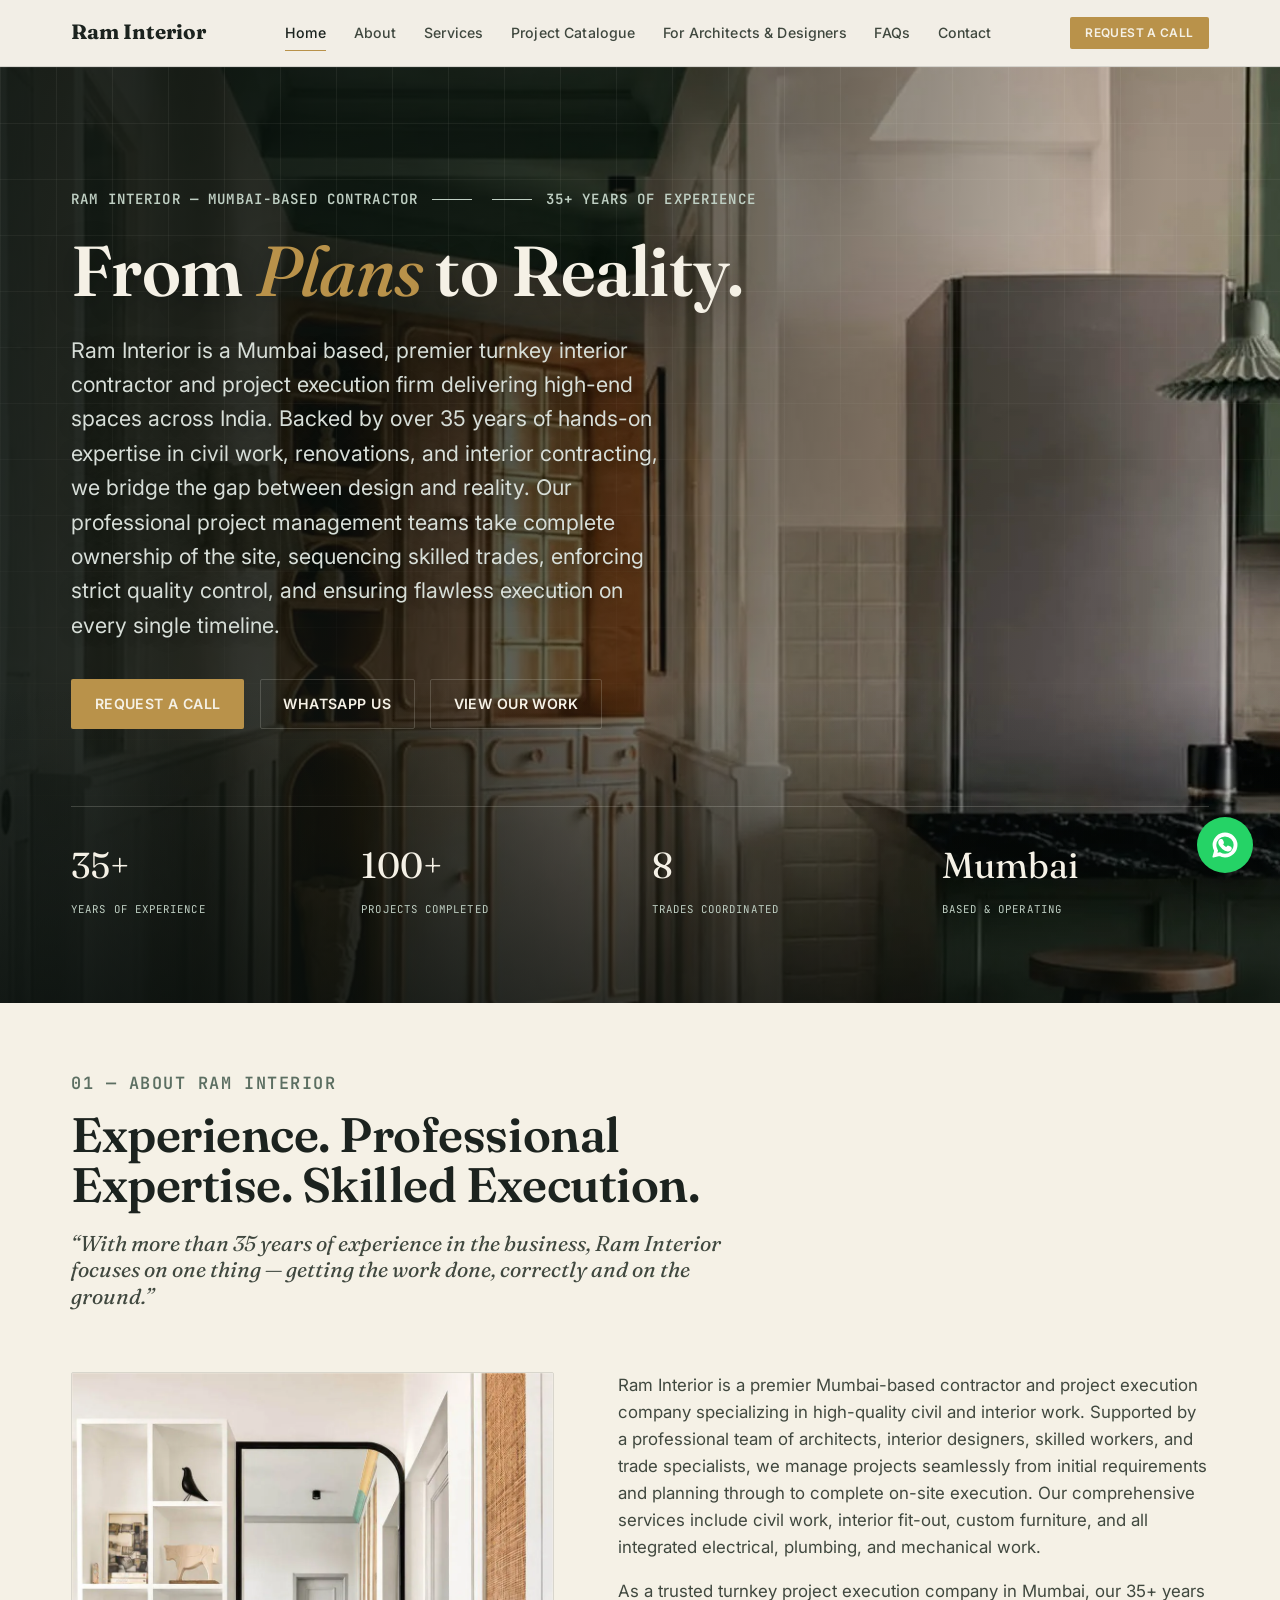
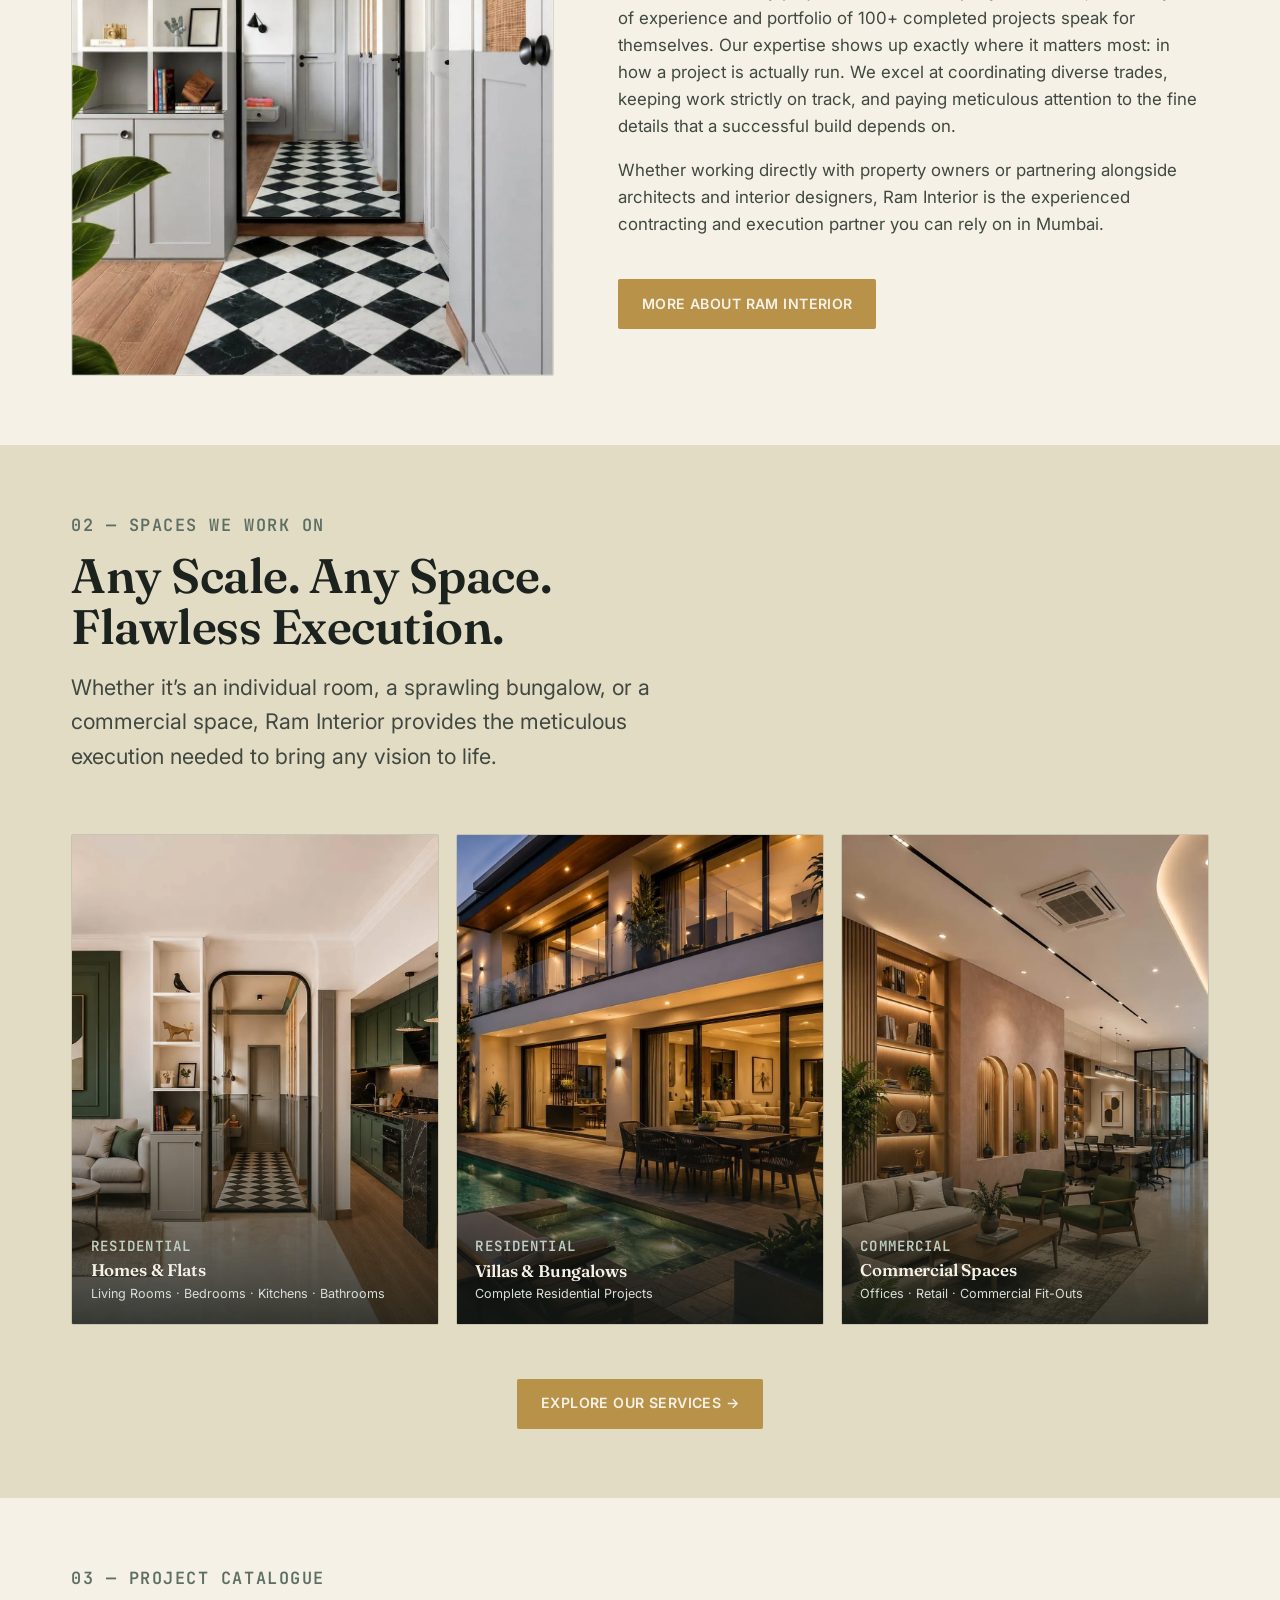
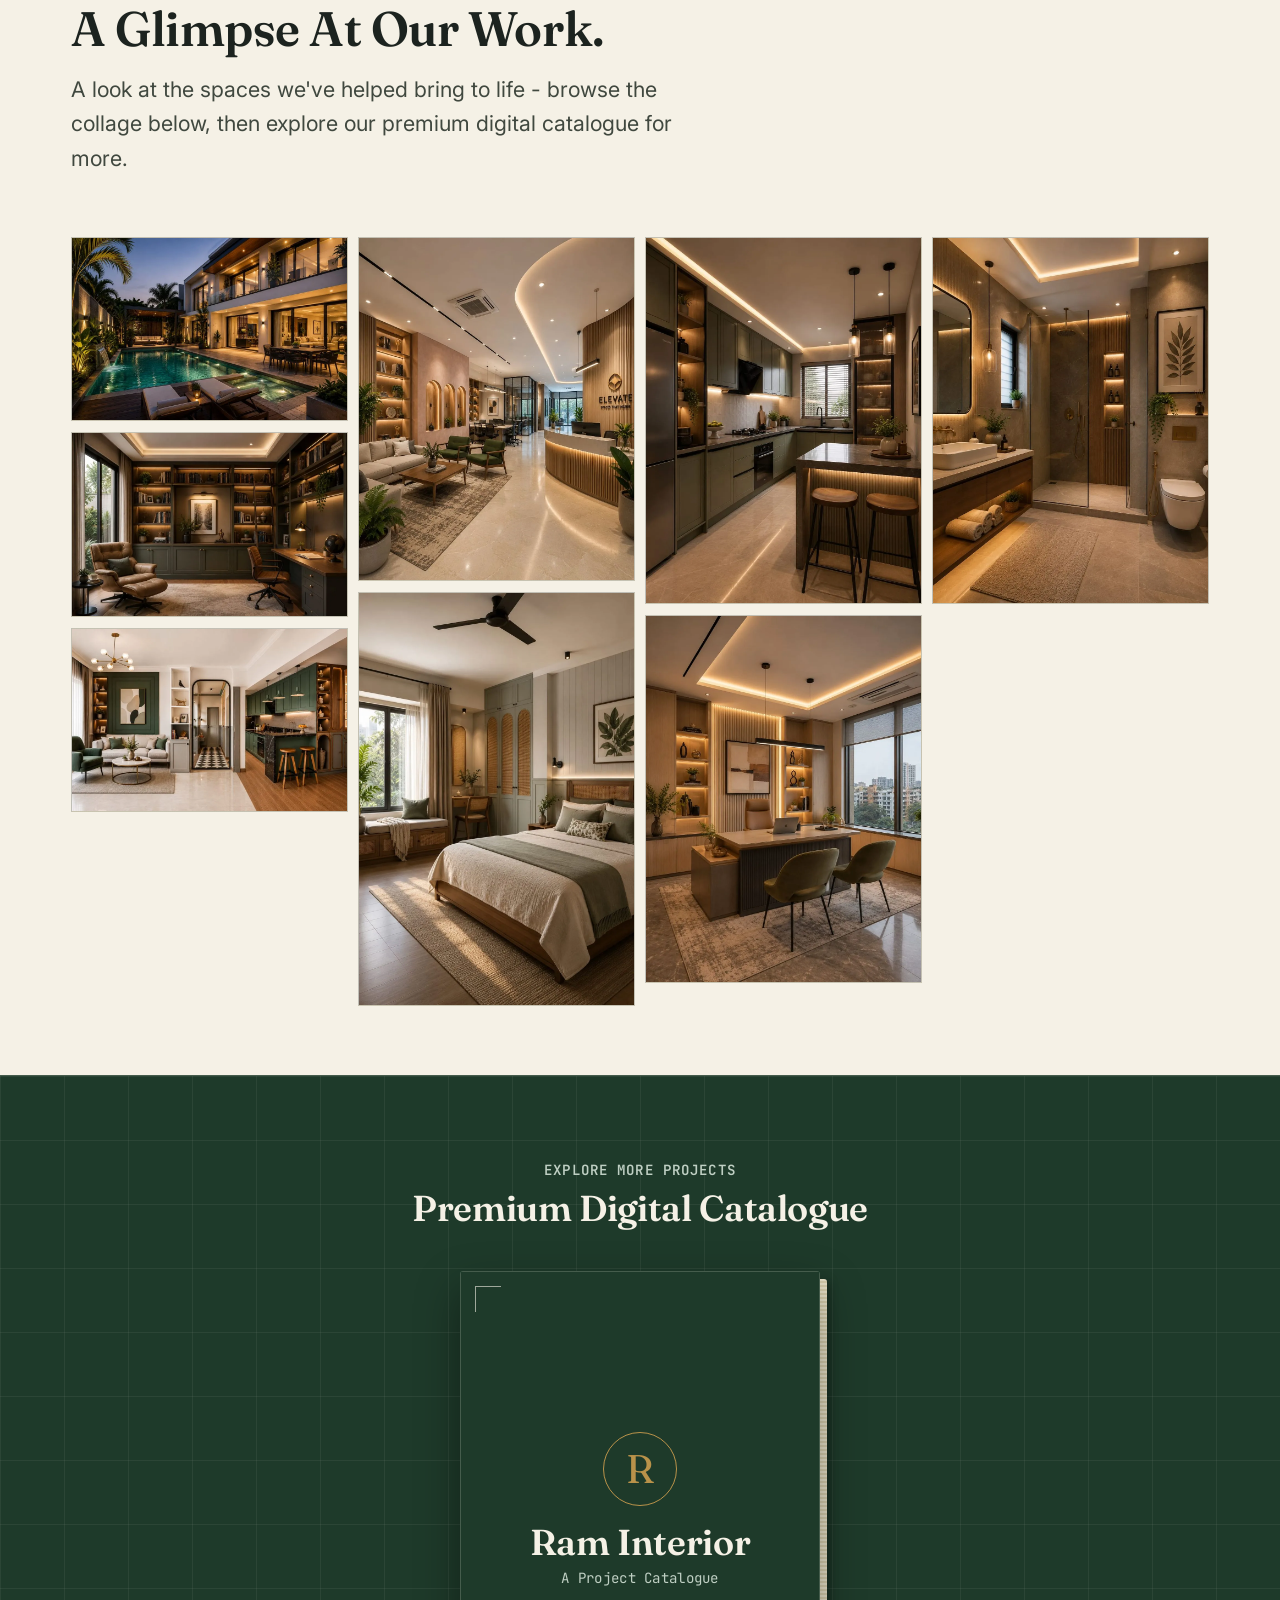
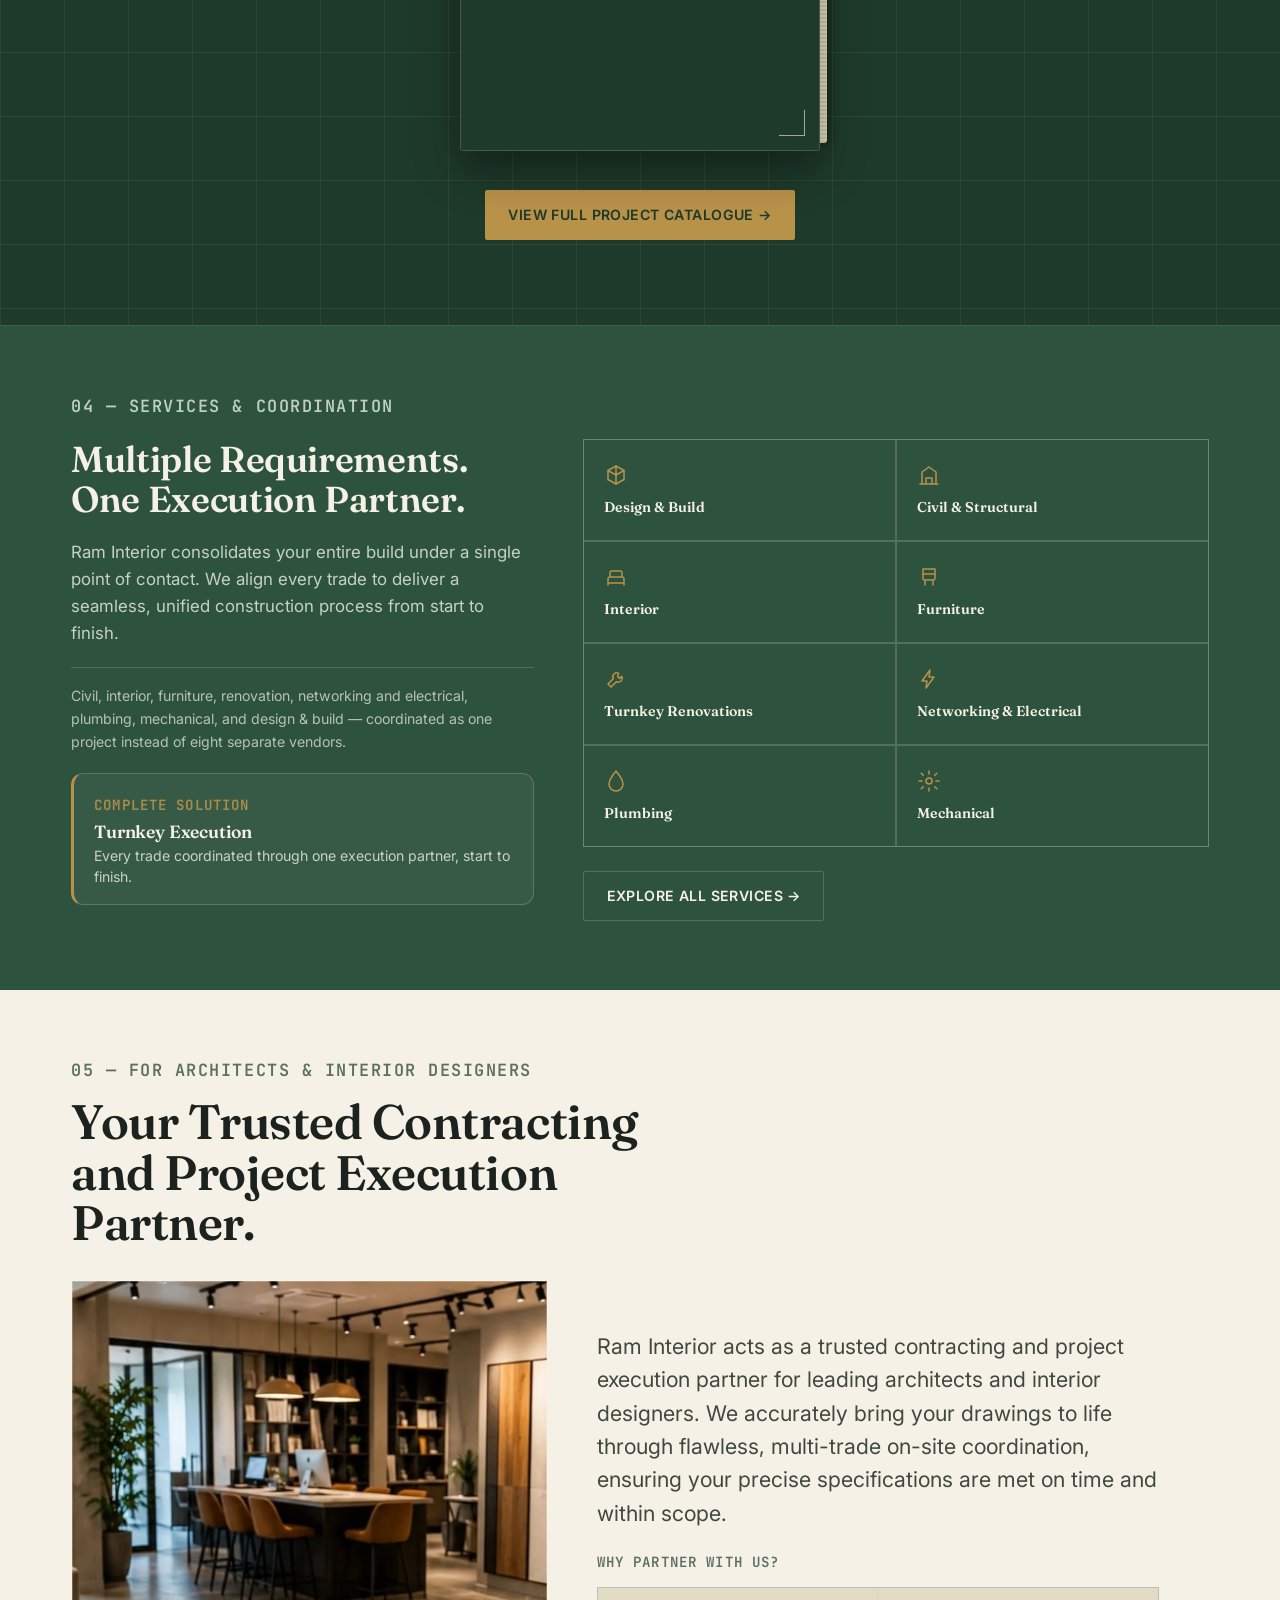
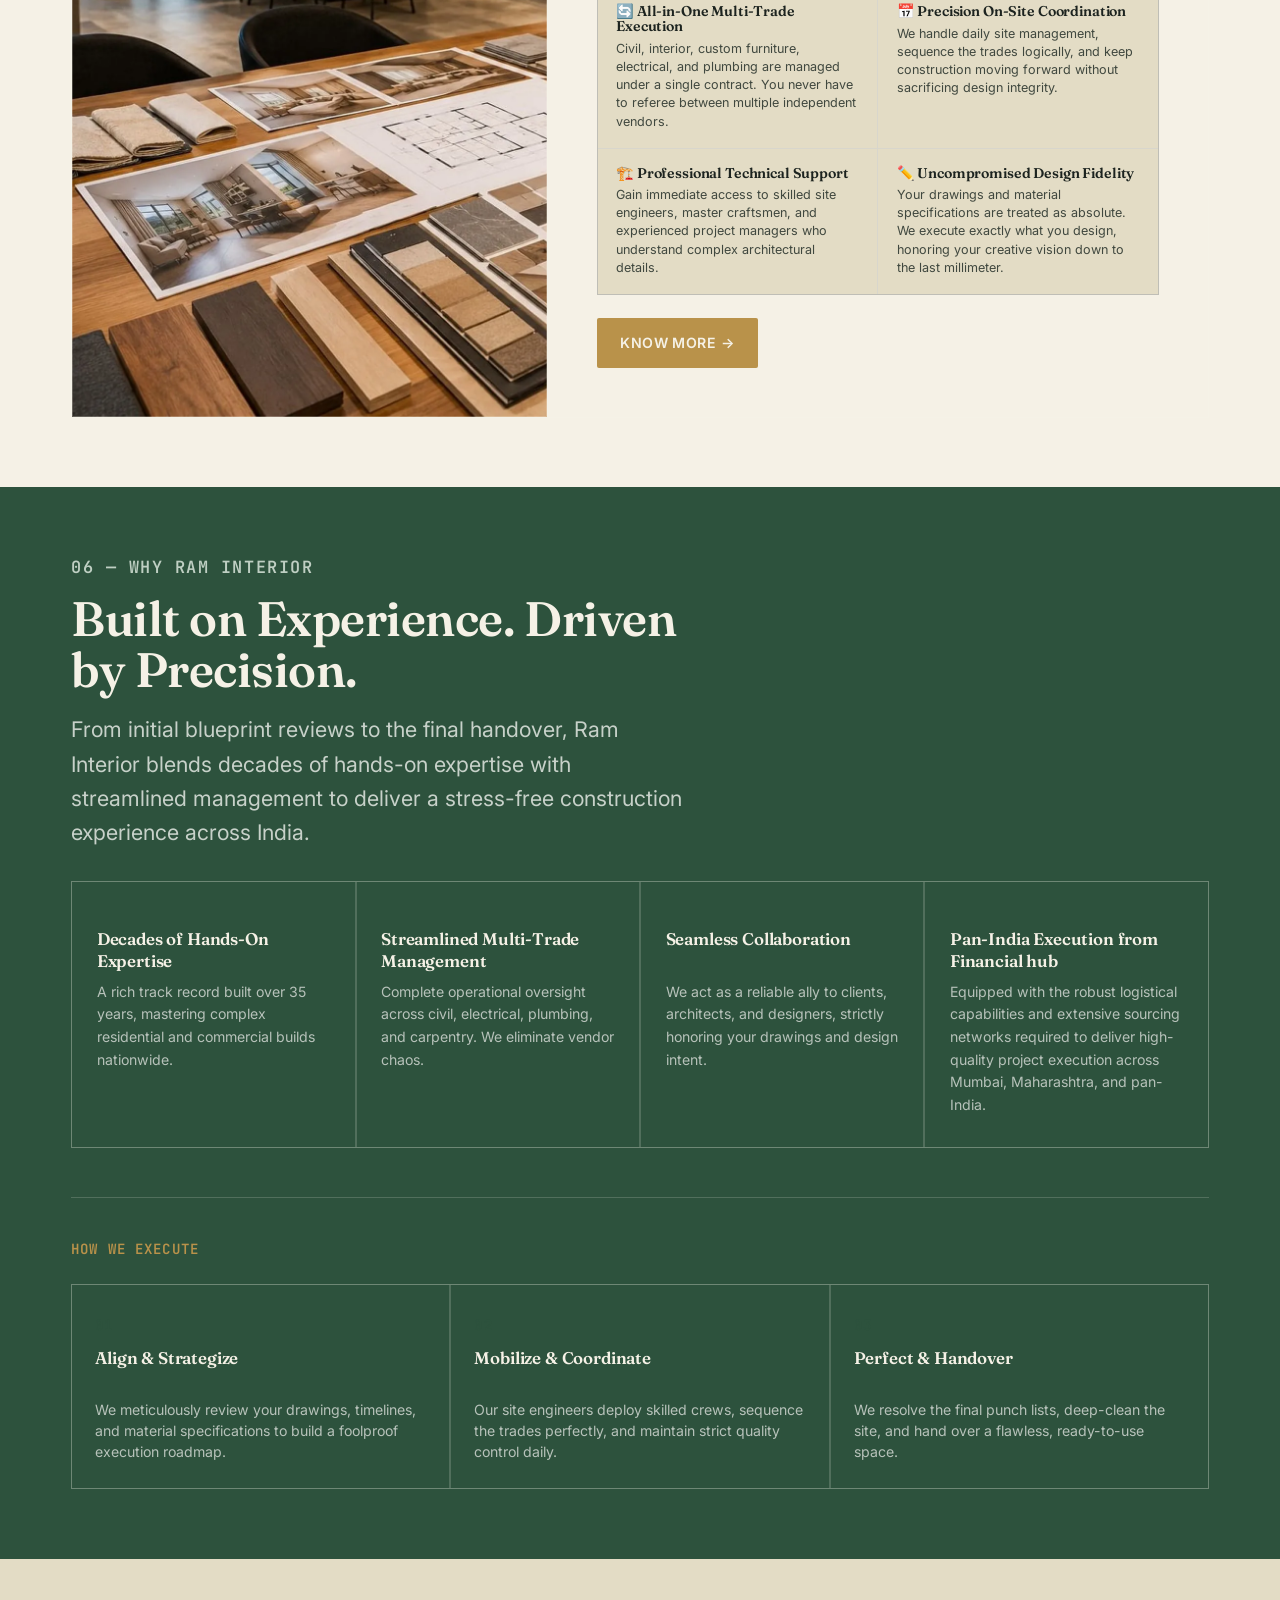
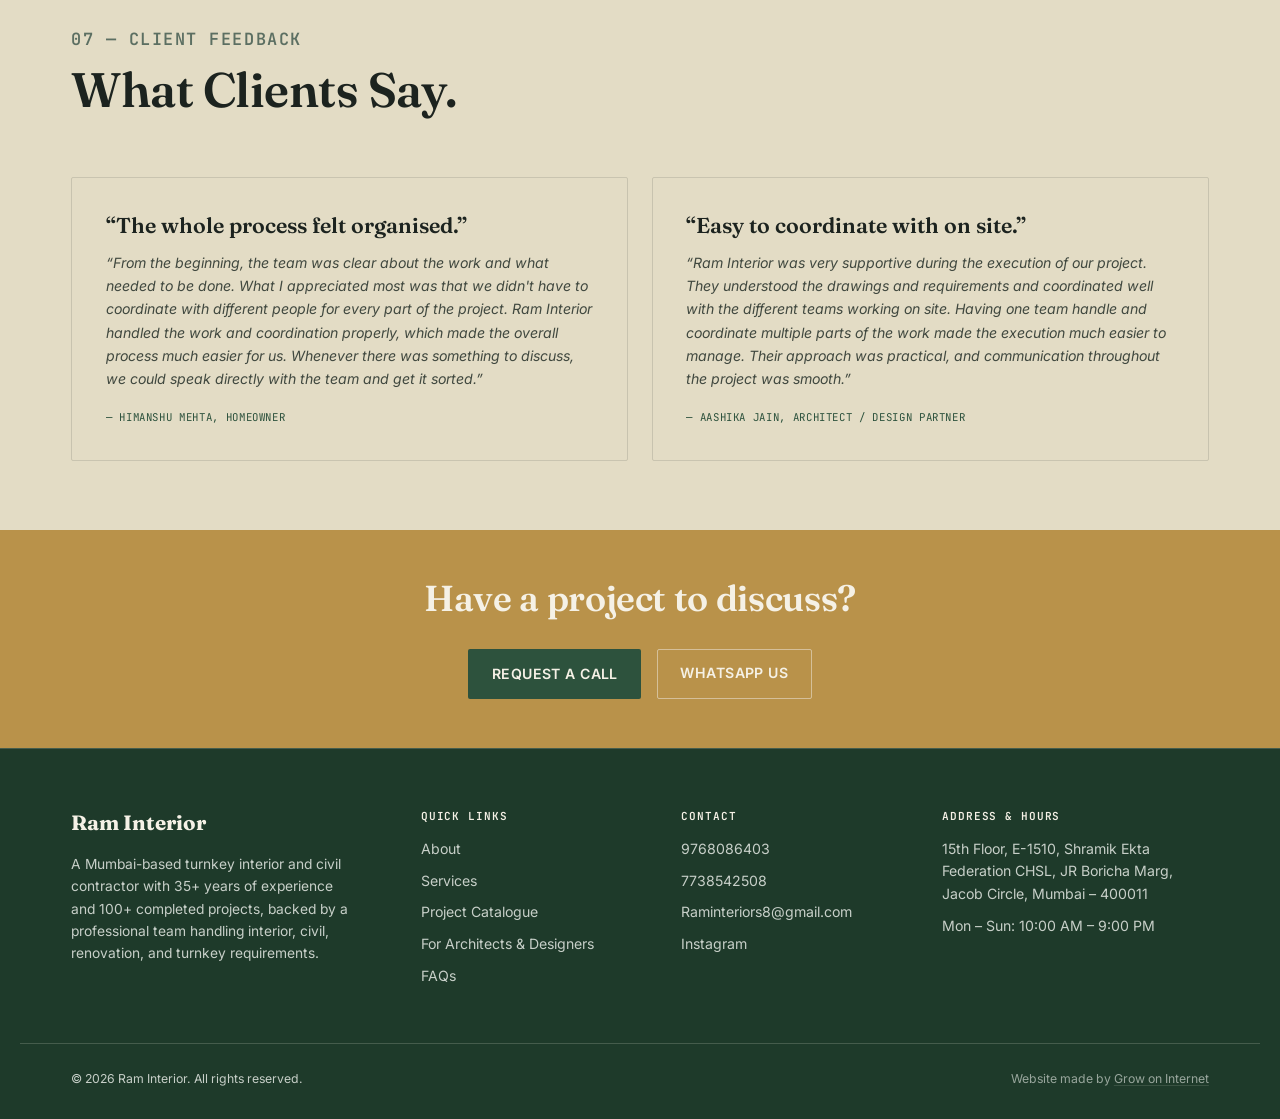
<file: index.html>
<!DOCTYPE html>
<html lang="en">
<head>
<meta charset="UTF-8">
<meta name="viewport" content="width=device-width, initial-scale=1.0">
<title>Ram Interior | Turnkey Interior Contractor in Mumbai</title>
<meta name="description" content="Mumbai-based turnkey interior & civil contractor with 35+ years' experience and 100+ completed residential and commercial projects.">
<link rel="canonical" href="https://www.raminteriorofficial.in/">
<meta property="og:type" content="website">
<meta property="og:title" content="Ram Interior | Turnkey Interior Contractor in Mumbai">
<meta property="og:description" content="35+ years of experience. 100+ projects. A trusted residential and commercial interior contractor in Mumbai — for homeowners, architects and interior designers.">
<meta property="og:url" content="https://www.raminteriorofficial.in/">
<meta property="og:image" content="https://www.raminteriorofficial.in/images/og-image.jpg">
<meta property="og:image:width" content="1200">
<meta property="og:image:height" content="630">
<meta name="twitter:card" content="summary_large_image">
<meta name="twitter:title" content="Ram Interior | Turnkey Interior Contractor in Mumbai">
<meta name="twitter:description" content="35+ years of experience. 100+ projects. A trusted residential and commercial interior contractor in Mumbai — for homeowners, architects and interior designers.">
<meta name="twitter:image" content="https://www.raminteriorofficial.in/images/og-image.jpg">
<meta property="og:locale" content="en_IN">
<meta name="geo.region" content="IN-MH">
<meta name="geo.placename" content="Mumbai">
<meta name="geo.position" content="18.9819;72.8258">
<meta name="ICBM" content="18.9819, 72.8258">
<link rel="preconnect" href="https://fonts.googleapis.com">
<link rel="preconnect" href="https://fonts.gstatic.com" crossorigin>
<link href="https://fonts.googleapis.com/css2?family=Fraunces:ital,wght@0,500;0,600;0,700;1,500&family=Inter:wght@400;500;600;700&family=JetBrains+Mono:wght@500;600&display=swap" rel="stylesheet">
<link rel="preload" as="image" href="images/hero/home-hero.webp" fetchpriority="high">
<link rel="stylesheet" href="css/style.css">
<link rel="stylesheet" href="css/catalogue.css">
<style>
/* ===== Spaces We Work On — scoped styles ===== */
.ss-note{
  text-align:center;
  margin-top:2.2rem;
  opacity:.7;
}

/* ===== Services & Coordination (merged section) — Turnkey highlight ===== */
.ssv-turnkey{
  margin:1.4rem 0 0;
  padding:1.1rem 1.3rem;
  border-radius:12px;
  border:1px solid rgba(255,255,255,0.18);
  background:rgba(255,255,255,0.05);
  border-left:3px solid var(--oxide, #C46A3E);
  max-width:44ch;
}
.ssv-turnkey .tag-mono{ color:var(--oxide, #C46A3E); opacity:.9; }
.ssv-turnkey h3{ color:var(--paper-on-dark, #F5F1E6); margin:.35rem 0 .3rem; font-size:1.15rem; }
.ssv-turnkey p{ color:#C9D2CB; margin:0; font-size:0.92rem; line-height:1.45; }
</style>
<script type="application/ld+json">
{
  "@context": "https://schema.org",
  "@type": "GeneralContractor",
  "name": "Ram Interior",
  "image": "https://www.raminteriorofficial.in/images/og-image.jpg",
  "founder": { "@type": "Person", "name": "Abhishek Ramsajan Yadav" },
  "telephone": "+91-9768086403",
  "email": "Raminteriors8@gmail.com",
  "address": {
    "@type": "PostalAddress",
    "streetAddress": "15th Floor, E-1510, Shramik Ekta Federation CHSL, JR Boricha Marg, Near Arthur Road Jail, Jacob Circle",
    "addressLocality": "Mumbai",
    "addressRegion": "Maharashtra",
    "postalCode": "400011",
    "addressCountry": "IN"
  },
  "geo": { "@type": "GeoCoordinates", "latitude": 18.9819, "longitude": 72.8258 },
  "areaServed": [
    { "@type": "City", "name": "Mumbai" },
    { "@type": "State", "name": "Maharashtra" }
  ],
  "openingHoursSpecification": {
    "@type": "OpeningHoursSpecification",
    "dayOfWeek": ["Monday","Tuesday","Wednesday","Thursday","Friday","Saturday","Sunday"],
    "opens": "10:00",
    "closes": "21:00"
  },
  "url": "https://www.raminteriorofficial.in/",
  "sameAs": ["https://www.instagram.com/raminteroot", "https://www.instagram.com/abhishekyadav40"]
}
</script>
<meta name="google-site-verification" content="Xj8BKskClEvXFTMy7cRsdp9kQ3XSPj0Otj2shtShfQ4" />
<script type="application/ld+json">
{
  "@context": "https://schema.org",
  "@type": "WebSite",
  "name": "Ram Interior",
  "url": "https://www.raminteriorofficial.in/"
}
</script>
<script type="application/ld+json">
{
  "@context": "https://schema.org",
  "@type": "BreadcrumbList",
  "itemListElement": [
    {"@type":"ListItem","position":1,"name":"Home","item":"https://www.raminteriorofficial.in/"}
  ]
}
</script>
<link rel="icon" href="favicon.ico" sizes="any">
<link rel="icon" href="favicon.svg" type="image/svg+xml">
<link rel="icon" href="images/icon-192.png" type="image/png" sizes="192x192">
<link rel="apple-touch-icon" href="images/apple-touch-icon.png">
<meta name="theme-color" content="#2D523D">
<link rel="manifest" href="manifest.json">
<!-- Google tag (gtag.js) -->
<script async src="https://www.googletagmanager.com/gtag/js?id=G-D74D0TCPS4"></script>
<script>
  window.dataLayer = window.dataLayer || [];
  function gtag(){dataLayer.push(arguments);}
  gtag('js', new Date());
  gtag('config', 'G-D74D0TCPS4');
</script>
</head>
<body>
<header class="site-header">
  <div class="wrap">
    <a href="index.html" class="brand">
      <span class="brand-name">Ram Interior</span>
      
    </a>
    <nav class="main-nav" id="mainNav">
      <a href="index.html" class="active">Home</a>
      <a href="pages/about.html">About</a>
      <a href="pages/services.html">Services</a>
      <a href="pages/catalogue.html">Project Catalogue</a>
      <a href="pages/architects.html">For Architects &amp; Designers</a>
      <a href="pages/faq.html">FAQs</a>
      <a href="pages/contact.html">Contact</a>
    </nav>
    <div class="header-ctas">
      <button type="button" data-open-project-form class="btn btn-primary btn-sm">Request a Call</button>
      <button class="nav-toggle" aria-label="Toggle menu" aria-expanded="false"><span></span></button>
    </div>
  </div>
</header>


<!-- ============ HERO ============ -->
<section class="hero hero--photo">
  <div class="hero-grid" aria-hidden="true"></div>
  <div class="wrap">
    <div class="hero-eyebrow">
      <span class="tag-mono">Ram Interior — Mumbai-Based Contractor</span>
      <span class="dim-line" style="width:100px"><span></span></span>
      <span class="tag-mono">35+ Years of Experience</span>
    </div>
    <h1>From <em>Plans</em> to Reality.</h1>
    <p class="hero-lede">Ram Interior is a Mumbai based, premier turnkey interior contractor and project execution firm delivering high-end spaces across India. Backed by over 35 years of hands-on expertise in civil work, renovations, and interior contracting, we bridge the gap between design and reality. Our professional project management teams take complete ownership of the site, sequencing skilled trades, enforcing strict quality control, and ensuring flawless execution on every single timeline.</p>
    <div class="hero-ctas">
      <button type="button" data-open-project-form class="btn btn-primary">Request a Call</button>
      <a href="https://wa.me/919768086403?text=Hello%20Ram%20Interior%2C%20I%20would%20like%20to%20discuss%20my%20project.%20Please%20share%20more%20details." class="btn btn-outline-dark">WhatsApp Us</a>
      <a href="pages/catalogue.html" class="btn btn-outline-dark">View Our Work</a>
    </div>
    <div class="hero-stats">
      <div class="hero-stat"><div class="num">35+</div><div class="label">Years of Experience</div></div>
      <div class="hero-stat"><div class="num">100+</div><div class="label">Projects Completed</div></div>
      <div class="hero-stat"><div class="num">8</div><div class="label">Trades Coordinated</div></div>
      <div class="hero-stat"><div class="num">Mumbai</div><div class="label">Based &amp; Operating</div></div>
    </div>
  </div>
</section>

<!-- ============ ABOUT ============ -->
<section class="section" id="about" data-reveal>
  <div class="wrap">
    <div class="section-head" style="max-width:64ch;">
      <span class="tag-mono section-num">01 — About Ram Interior</span>
      <h2>Experience. Professional Expertise. Skilled Execution.</h2>
      <p class="about-quote" style="margin-top:1.2rem;">&ldquo;With more than 35 years of experience in the business, Ram Interior focuses on one thing — getting the work done, correctly and on the ground.&rdquo;</p>
    </div>
    <div class="about-layout">
      <div class="framed-photo about-photo" data-reveal>
        <picture>
          <source srcset="images/about/about-photo.webp" type="image/webp">
          <img src="images/about/about-photo.jpg" width="1000" height="1250" alt="Ram Interior completed project — entryway and joinery detail" loading="lazy">
        </picture>
      </div>
      <div class="about-body">
        <p>Ram Interior is a premier Mumbai-based contractor and project execution company specializing in high-quality civil and interior work. Supported by a professional team of architects, interior designers, skilled workers, and trade specialists, we manage projects seamlessly from initial requirements and planning through to complete on-site execution. Our comprehensive services include civil work, interior fit-out, custom furniture, and all integrated electrical, plumbing, and mechanical work.</p>
        <p>As a trusted turnkey project execution company in Mumbai, our 35+ years of experience and portfolio of 100+ completed projects speak for themselves. Our expertise shows up exactly where it matters most: in how a project is actually run. We excel at coordinating diverse trades, keeping work strictly on track, and paying meticulous attention to the fine details that a successful build depends on.</p>
        <p>Whether working directly with property owners or partnering alongside architects and interior designers, Ram Interior is the experienced contracting and execution partner you can rely on in Mumbai.</p>
        <a href="pages/about.html" class="btn btn-primary" style="margin-top:1.6rem;">More About Ram Interior</a>
      </div>
    </div>
  </div>
</section>

<!-- ============ SPACES WE WORK ON ============ -->
<section class="section tint" id="spaces" data-reveal>
  <div class="wrap">
    <div class="section-head">
      <span class="tag-mono section-num">02 — Spaces We Work On</span>
      <h2>Any Scale. Any Space. Flawless Execution.</h2>
      <p>Whether it’s an individual room, a sprawling bungalow, or a commercial space, Ram Interior provides the meticulous execution needed to bring any vision to life.</p>
    </div>

    <div class="spaces-grid spaces-grid--3">
      <div class="space-card">
        <picture>
          <source srcset="images/spaces/homes-flats.webp" type="image/webp">
          <img src="images/spaces/homes-flats.jpg" width="1000" height="1333" alt="Home and flat interior execution by Ram Interior, Mumbai" loading="lazy">
        </picture>
        <div class="label"><span class="tag-mono">Residential</span><h3>Homes &amp; Flats</h3><p style="color:#D7DED8; font-size:0.82rem; margin-top:0.3rem;">Living Rooms · Bedrooms · Kitchens · Bathrooms</p></div>
      </div>
      <div class="space-card">
        <picture>
          <source srcset="images/spaces/villas-bungalows.webp" type="image/webp">
          <img src="images/spaces/villas-bungalows.jpg" width="1000" height="1333" alt="Villa and bungalow exterior — Ram Interior project" loading="lazy">
        </picture>
        <div class="label"><span class="tag-mono">Residential</span><h3>Villas &amp; Bungalows</h3><p style="color:#D7DED8; font-size:0.82rem; margin-top:0.3rem;">Complete Residential Projects</p></div>
      </div>
      <div class="space-card">
        <picture>
          <source srcset="images/spaces/commercial.webp" type="image/webp">
          <img src="images/spaces/commercial.jpg" width="1000" height="1333" alt="Commercial interior execution by Ram Interior, Mumbai" loading="lazy">
        </picture>
        <div class="label"><span class="tag-mono">Commercial</span><h3>Commercial Spaces</h3><p style="color:#D7DED8; font-size:0.82rem; margin-top:0.3rem;">Offices · Retail · Commercial Fit-Outs</p></div>
      </div>
    </div>

    <div class="center mt-lg"><a href="pages/services.html" class="btn btn-primary">Explore Our Services →</a></div>
  </div>
</section>

<!-- ============ PROJECT CATALOGUE — Section A: Existing Project Collage ============ -->
<section class="section" id="project-catalogue" data-reveal>
  <div class="wrap">
    <div class="section-head">
      <span class="tag-mono section-num">03 — Project Catalogue</span>
      <h2>A Glimpse At Our Work.</h2>
      <p>A look at the spaces we've helped bring to life - browse the collage below, then explore our premium digital catalogue for more.</p>
    </div>
    <div class="gallery-grid">
      <div class="gallery-item">
        <picture>
          <source srcset="images/gallery/pool-villa-exterior.webp" type="image/webp">
          <img src="images/gallery/pool-villa-exterior.jpg" width="1000" height="666" alt="Villa exterior and poolside project executed by Ram Interior, Mumbai" loading="lazy">
        </picture>
      </div>
      <div class="gallery-item">
        <picture>
          <source srcset="images/gallery/home-library.webp" type="image/webp">
          <img src="images/gallery/home-library.jpg" width="1000" height="666" alt="Home library and study project executed by Ram Interior, Mumbai" loading="lazy">
        </picture>
      </div>
      <div class="gallery-item">
        <picture>
          <source srcset="images/gallery/homes-flats-open-plan.webp" type="image/webp">
          <img src="images/gallery/homes-flats-open-plan.jpg" width="1000" height="666" alt="Home interior project executed by Ram Interior, Mumbai" loading="lazy">
        </picture>
      </div>
      <div class="gallery-item">
        <picture>
          <source srcset="images/gallery/commercial-reception.webp" type="image/webp">
          <img src="images/gallery/commercial-reception.jpg" width="1000" height="1249" alt="Commercial project executed by Ram Interior, Mumbai" loading="lazy">
        </picture>
      </div>
      <div class="gallery-item">
        <picture>
          <source srcset="images/gallery/bedroom-sage.webp" type="image/webp">
          <img src="images/gallery/bedroom-sage.jpg" width="1000" height="1502" alt="Bedroom project executed by Ram Interior, Mumbai" loading="lazy">
        </picture>
      </div>
      <div class="gallery-item">
        <picture>
          <source srcset="images/gallery/kitchen-olive.webp" type="image/webp">
          <img src="images/gallery/kitchen-olive.jpg" width="1000" height="1333" alt="Kitchen project executed by Ram Interior, Mumbai" loading="lazy">
        </picture>
      </div>
      <div class="gallery-item">
        <picture>
          <source srcset="images/gallery/office.webp" type="image/webp">
          <img src="images/gallery/office.jpg" width="1000" height="1333" alt="Office project executed by Ram Interior, Mumbai" loading="lazy">
        </picture>
      </div>
      <div class="gallery-item">
        <picture>
          <source srcset="images/gallery/bathroom.webp" type="image/webp">
          <img src="images/gallery/bathroom.jpg" width="1000" height="1333" alt="Bathroom project executed by Ram Interior, Mumbai" loading="lazy">
        </picture>
      </div>
    </div>
  </div>
</section>

<!-- ============ PROJECT CATALOGUE — Section B: Premium Auto-Swiping Book ============ -->
<section class="catalogue-section" data-reveal>
  <div class="wrap">
    <div class="catalogue-head center">
      <span class="tag-mono">Explore More Projects</span>
      <h2>Premium Digital Catalogue</h2>
    </div>
    <div id="catalogue-preview"></div>
    <div class="catalogue-cta">
      <a href="pages/catalogue.html" class="btn btn-primary">View Full Project Catalogue →</a>
    </div>
  </div>
</section>

<!-- ============ SERVICES & COORDINATION (merged) ============ -->
<section class="section on-dark" id="services" data-reveal>
  <div class="wrap">
    <div class="coord-layout">
      <span class="tag-mono section-num coord-label">04 — Services &amp; Coordination</span>
      <div class="coord-left">
        <h2>Multiple Requirements. One Execution Partner.</h2>
        <p class="coord-lede">Ram Interior consolidates your entire build under a single point of contact. We align every trade to deliver a seamless, unified construction process from start to finish.</p>
        <p class="coord-desc">Civil, interior, furniture, renovation, networking and electrical, plumbing, mechanical, and design &amp; build — coordinated as one project instead of eight separate vendors.</p>
        <div class="ssv-turnkey">
          <span class="tag-mono">Complete Solution</span>
          <h3>Turnkey Execution</h3>
          <p>Every trade coordinated through one execution partner, start to finish.</p>
        </div>
      </div> 
      <div class="coord-right"> 
        <div class="trade-grid"> 

          <div class="trade-card"> 
            <svg viewBox="0 0 24 24" fill="none" stroke="currentColor" stroke-width="1.5" stroke-linecap="round" stroke-linejoin="round"><path d="M12 3l8 4.5v9L12 21l-8-4.5v-9L12 3z"/><path d="M12 3v18M4 7.5l8 4.5 8-4.5"/></svg> 
            <span>Design &amp; Build</span> 
          </div> 

          <div class="trade-card"> 
            <svg viewBox="0 0 24 24" fill="none" stroke="currentColor" stroke-width="1.5" stroke-linecap="round" stroke-linejoin="round"><path d="M3 21h18M5 21V9l7-5 7 5v12M9 21v-6h6v6"/></svg> 
            <span>Civil &amp; Structural</span> 
          </div> 

          <div class="trade-card"> 
            <svg viewBox="0 0 24 24" fill="none" stroke="currentColor" stroke-width="1.5" stroke-linecap="round" stroke-linejoin="round"><path d="M4 18v-4a2 2 0 012-2h12a2 2 0 012 2v4M4 18h16M4 18v2M20 18v2M6 12V8a2 2 0 012-2h8a2 2 0 012 2v4"/></svg> 
            <span>Interior</span> 
          </div> 

          <div class="trade-card"> 
            <svg viewBox="0 0 24 24" fill="none" stroke="currentColor" stroke-width="1.5" stroke-linecap="round" stroke-linejoin="round"><path d="M6 4v9a2 2 0 002 2h8a2 2 0 002-2V4M6 4h12M8 15v5M16 15v5M6 9h12"/></svg> 
            <span>Furniture</span> 
          </div> 

          <div class="trade-card"> 
            <svg viewBox="0 0 24 24" fill="none" stroke="currentColor" stroke-width="1.5" stroke-linecap="round" stroke-linejoin="round"><path d="M14.7 6.3a4 4 0 00-5.4 5.4L4 17l3 3 5.3-5.3a4 4 0 005.4-5.4l-2.1 2.1-2-2z"/></svg> 
            <span>Turnkey Renovations</span> 
          </div> 

          <div class="trade-card"> 
            <svg viewBox="0 0 24 24" fill="none" stroke="currentColor" stroke-width="1.5" stroke-linecap="round" stroke-linejoin="round"><path d="M13 3L5 14h5l-1 7 8-11h-5z"/></svg> 
            <span>Networking &amp; Electrical</span> 
          </div> 

          <div class="trade-card"> 
            <svg viewBox="0 0 24 24" fill="none" stroke="currentColor" stroke-width="1.5" stroke-linecap="round" stroke-linejoin="round"><path d="M12 2s7 8.5 7 13a7 7 0 11-14 0c0-4.5 7-13 7-13z"/></svg> 
            <span>Plumbing</span> 
          </div> 

          <div class="trade-card"> 
            <svg viewBox="0 0 24 24" fill="none" stroke="currentColor" stroke-width="1.5" stroke-linecap="round" stroke-linejoin="round"><circle cx="12" cy="12" r="3"/><path d="M12 2v3M12 19v3M4.2 4.2l2.1 2.1M17.7 17.7l2.1 2.1M2 12h3M19 12h3M4.2 19.8l2.1-2.1M17.7 6.3l2.1-2.1"/></svg> 
            <span>Mechanical</span> 
          </div> 

        </div> 

        <a href="pages/services.html" class="btn btn-outline-dark">Explore All Services →</a> 
      </div> 
    </div> 
  </div> 
</section>

<!-- ============ ARCHITECTS & DESIGNERS ============ -->
<section class="section" data-reveal>
  <div class="wrap">
    <div class="section-head section-head--tight">
      <span class="tag-mono section-num">05 — For Architects &amp; Interior Designers</span>
      <h2>Your Trusted Contracting and Project Execution Partner.</h2>
    </div>
    <div class="architects-panel">
      <div class="framed-photo architects-photo">
        <picture>
          <source srcset="images/architects/architects-studio.webp" type="image/webp">
          <img src="images/architects/architects-studio.jpg" width="1200" height="1500" alt="Design studio table with floor plans, mood boards and material samples used by Ram Interior" loading="lazy">
        </picture>
      </div>
      <div class="architects-content">
        <p class="lede">Ram Interior acts as a trusted contracting and project execution partner for leading architects and interior designers. We accurately bring your drawings to life through flawless, multi-trade on-site coordination, ensuring your precise specifications are met on time and within scope.</p>
        <div>
          <span class="tag-mono architects-benefits-label">Why Partner With Us?</span>
          <ul class="architects-benefits">
            <li>
              <h3>🔄 All-in-One Multi-Trade Execution</h3>
              <p>Civil, interior, custom furniture, electrical, and plumbing are managed under a single contract. You never have to referee between multiple independent vendors.</p>
            </li>
            <li>
              <h3>📅 Precision On-Site Coordination</h3>
              <p>We handle daily site management, sequence the trades logically, and keep construction moving forward without sacrificing design integrity.</p>
            </li>
            <li>
              <h3>🏗️ Professional Technical Support</h3>
              <p>Gain immediate access to skilled site engineers, master craftsmen, and experienced project managers who understand complex architectural details.</p>
            </li>
            <li>
              <h3>✏️ Uncompromised Design Fidelity</h3>
              <p>Your drawings and material specifications are treated as absolute. We execute exactly what you design, honoring your creative vision down to the last millimeter.</p>
            </li>
          </ul>
        </div>
        <a href="pages/architects.html" class="btn btn-primary">Know More →</a>
      </div>
    </div>
  </div>
</section>

<!-- ============ WHY RAM INTERIOR (+ PROCESS, merged) ============ -->
<section class="section on-dark" data-reveal>
  <div class="wrap">
    <div class="section-head section-head--tight">
      <span class="tag-mono section-num">06 — Why Ram Interior</span>
      <h2>Built on Experience. Driven by Precision.</h2>
      <p>From initial blueprint reviews to the final handover, Ram Interior blends decades of hands-on expertise with streamlined management to deliver a stress-free construction experience across India.</p>
    </div>

    <div class="feature-list feature-list--4">
      <div class="feature-item"><h3>Decades of Hands-On Expertise</h3><p>A rich track record built over 35 years, mastering complex residential and commercial builds nationwide.</p></div>
      <div class="feature-item"><h3>Streamlined Multi-Trade Management</h3><p>Complete operational oversight across civil, electrical, plumbing, and carpentry. We eliminate vendor chaos.</p></div>
      <div class="feature-item"><h3>Seamless Collaboration</h3><p>We act as a reliable ally to clients, architects, and designers, strictly honoring your drawings and design intent.</p></div>
      <div class="feature-item"><h3>Pan-India Execution from Financial hub</h3><p>Equipped with the robust logistical capabilities and extensive sourcing networks required to deliver high-quality project execution across Mumbai, Maharashtra, and pan-India.</p></div>
    </div>

    <div class="process-compact">
      <div class="process-compact-head">
        <span class="tag-mono">How We Execute</span>
      </div>
      <div class="process-compact-grid">
        <div class="process-compact-step"><span class="tag-mono">01</span><h3>Align &amp; Strategize</h3><p>We meticulously review your drawings, timelines, and material specifications to build a foolproof execution roadmap.</p></div>
        <div class="process-compact-step"><span class="tag-mono">02</span><h3>Mobilize &amp; Coordinate</h3><p>Our site engineers deploy skilled crews, sequence the trades perfectly, and maintain strict quality control daily.</p></div>
        <div class="process-compact-step"><span class="tag-mono">03</span><h3>Perfect &amp; Handover</h3><p>We resolve the final punch lists, deep-clean the site, and hand over a flawless, ready-to-use space.</p></div>
      </div>
    </div>
  </div>
</section>

<!-- ============ TESTIMONIALS (placeholder) ============ -->
<section class="section tint" data-reveal>
  <div class="wrap">
    <div class="section-head">
      <span class="tag-mono section-num">07 — Client Feedback</span>
      <h2>What Clients Say.</h2>
    </div>
    <div class="testi-grid">
      <div class="testi-card">
        <div>
          <p class="testi-highlight">&ldquo;The whole process felt organised.&rdquo;</p>
          <p class="testi-body">&ldquo;From the beginning, the team was clear about the work and what needed to be done. What I appreciated most was that we didn't have to coordinate with different people for every part of the project. Ram Interior handled the work and coordination properly, which made the overall process much easier for us. Whenever there was something to discuss, we could speak directly with the team and get it sorted.&rdquo;</p>
        </div>
        <span class="who">— Himanshu Mehta, Homeowner</span>
      </div>
      <div class="testi-card">
        <div>
          <p class="testi-highlight">&ldquo;Easy to coordinate with on site.&rdquo;</p>
          <p class="testi-body">&ldquo;Ram Interior was very supportive during the execution of our project. They understood the drawings and requirements and coordinated well with the different teams working on site. Having one team handle and coordinate multiple parts of the work made the execution much easier to manage. Their approach was practical, and communication throughout the project was smooth.&rdquo;</p>
        </div>
        <span class="who">— Aashika Jain, Architect / Design Partner</span>
      </div>
    </div>
  </div>
</section>

<!-- ============ CTA BAND ============ -->
<section class="cta-band">
  <div class="wrap">
    <h2>Have a project to discuss?</h2>
    <div class="btns">
      <button type="button" data-open-project-form class="btn btn-primary">Request a Call</button>
      <a href="https://wa.me/919768086403?text=Hello%20Ram%20Interior%2C%20I%20would%20like%20to%20discuss%20my%20project.%20Please%20share%20more%20details." class="btn btn-ghost">WhatsApp Us</a>
    </div>
  </div>
</section>

<div class="lightbox" id="lightbox">
  <button class="lightbox-close" aria-label="Close">Close ✕</button>
  <div class="lightbox-content"></div>
</div>

<!-- FOOTER -->
<footer class="site-footer">
  <div class="wrap footer-grid">
    <div class="footer-brand">
      <span class="brand-name">Ram Interior</span>
      <p>A Mumbai-based turnkey interior and civil contractor with 35+ years of experience and 100+ completed projects, backed by a professional team handling interior, civil, renovation, and turnkey requirements.</p>
    </div>
    <div>
      <h3>Quick Links</h3>
      <ul>
        <li><a href="pages/about.html">About</a></li>
        <li><a href="pages/services.html">Services</a></li>
        <li><a href="pages/catalogue.html">Project Catalogue</a></li>
        <li><a href="pages/architects.html">For Architects &amp; Designers</a></li>
        <li><a href="pages/faq.html">FAQs</a></li>
      </ul>
    </div>
    <div>
      <h3>Contact</h3>
      <ul>
        <li><a href="tel:+919768086403">9768086403</a></li>
        <li><a href="tel:+917738542508">7738542508</a></li>
        <li><a href="mailto:Raminteriors8@gmail.com">Raminteriors8@gmail.com</a></li>
        <li><a href="https://instagram.com/raminteroot" target="_blank" rel="noopener">Instagram</a></li>
      </ul>
    </div>
    <div>
      <h3>Address &amp; Hours</h3>
      <ul>
        <li>15th Floor, E-1510, Shramik Ekta Federation CHSL, JR Boricha Marg, Jacob Circle, Mumbai – 400011</li>
        <li>Mon – Sun: 10:00 AM – 9:00 PM</li>
      </ul>
    </div>
  </div>
  <div class="wrap footer-bottom">
    <span>© 2026 Ram Interior. All rights reserved.</span>
    <span class="credit">Website made by <a href="https://www.growoninternet.com" target="_blank" rel="noopener">Grow on Internet</a></span>
  </div>
</footer>

<!-- Floating WhatsApp -->
<a href="https://wa.me/919768086403?text=Hello%20Ram%20Interior%2C%20I%20would%20like%20to%20discuss%20my%20project.%20Please%20share%20more%20details." class="fab-whatsapp" aria-label="Chat with Ram Interior on WhatsApp" target="_blank" rel="noopener">
  <svg viewBox="0 0 24 24" fill="none" stroke="currentColor" stroke-width="1.5" stroke-linecap="round" stroke-linejoin="round"><path fill="currentColor" d="M12.04 2.13c-5.46 0-9.9 4.43-9.9 9.9 0 1.74.46 3.44 1.32 4.94L2 22l5.15-1.35a9.87 9.87 0 0 0 4.88 1.24h.01c5.46 0 9.9-4.44 9.9-9.9 0-2.64-1.03-5.13-2.9-6.99a9.82 9.82 0 0 0-7-2.87Zm0 18.13h-.01a8.2 8.2 0 0 1-4.19-1.15l-.3-.18-3.11.81.83-3.03-.2-.31a8.15 8.15 0 0 1-1.26-4.36c0-4.51 3.67-8.18 8.19-8.18 2.18 0 4.24.85 5.78 2.4a8.12 8.12 0 0 1 2.39 5.78c0 4.51-3.67 8.22-8.12 8.22Zm4.48-6.13c-.25-.12-1.46-.72-1.69-.81-.22-.08-.39-.12-.56.13-.17.25-.64.8-.78.97-.14.16-.29.18-.53.06-.25-.13-1.05-.38-1.99-1.22-.74-.65-1.23-1.46-1.38-1.71-.14-.25-.02-.38.11-.5.11-.11.25-.29.37-.43.12-.15.16-.25.25-.42.08-.16.04-.31-.02-.43-.06-.13-.56-1.34-.77-1.84-.2-.48-.4-.42-.56-.42h-.48c-.17 0-.44.06-.67.31-.23.25-.87.85-.87 2.07s.89 2.4 1.02 2.56c.12.16 1.75 2.67 4.24 3.74.59.26 1.06.41 1.42.52.6.19 1.14.16 1.57.1.48-.07 1.46-.6 1.67-1.18.21-.58.21-1.07.14-1.18-.06-.1-.23-.16-.48-.28Z"/></svg>
</a>

<!-- Back to top -->
<button type="button" class="back-to-top" id="backToTop" aria-label="Back to top">
  <svg viewBox="0 0 24 24" fill="none" stroke="currentColor" stroke-width="2" stroke-linecap="round" stroke-linejoin="round"><path d="M12 19V5M5 12l7-7 7 7"/></svg>
</button>

<!-- Project enquiry modal (opened by "Discuss Your Project" on Home, and by the popup) -->
<div class="site-modal" id="projectFormModal" role="dialog" aria-modal="true" aria-labelledby="projectFormTitle">
  <div class="site-modal-card">
    <button type="button" class="site-modal-close" data-close-modal aria-label="Close">✕</button>
    <span class="tag-mono">Let's Discuss Your Project</span>
    <h3 id="projectFormTitle">Have a Project in Mind?</h3>
    <p class="lede">Share a few details and our team will get back to you to discuss your requirements, scope, and timelines.</p>
    <form class="modal-enquiry-form" id="modalEnquiryForm" autocomplete="on">
      <div class="form-fields">
        <div class="form-row">
          <div class="form-field">
            <label for="mf-name">Name</label>
            <input type="text" id="mf-name" name="name" placeholder="Your full name" required>
          </div>
          <div class="form-field">
            <label for="mf-phone">Phone Number</label>
            <input type="tel" id="mf-phone" name="phone" placeholder="Your phone number" required>
          </div>
        </div>
        <div class="form-field">
          <label for="mf-project-type">Project Type</label>
          <select id="mf-project-type" name="projectType" required>
            <option value="" disabled selected>Select project type</option>
            <option value="Room">Room</option>
            <option value="Flat / Apartment">Flat / Apartment</option>
            <option value="Home">Home</option>
            <option value="Bungalow">Bungalow</option>
            <option value="Villa">Villa</option>
            <option value="Office">Office</option>
            <option value="Commercial Space">Commercial Space</option>
            <option value="Retail / Shop">Retail / Shop</option>
            <option value="Building">Building</option>
            <option value="Renovation">Renovation</option>
            <option value="Civil Work">Civil Work</option>
            <option value="Interior Work">Interior Work</option>
            <option value="Turnkey Project">Turnkey Project</option>
            <option value="Other">Other</option>
          </select>
        </div>
        <div class="form-field">
          <label for="mf-message">Message</label>
          <textarea id="mf-message" name="message" rows="3" placeholder="Tell us about your project — space, scope, location"></textarea>
        </div>
      </div>
      <button type="submit" class="btn btn-primary form-submit" style="margin-top:1.4rem;">
        <svg class="btn-icon" viewBox="0 0 24 24" fill="none" stroke="currentColor" stroke-width="1.6" stroke-linecap="round" stroke-linejoin="round"><path d="M22 2L11 13"/><path d="M22 2l-7 20-4-9-9-4 20-7z"/></svg>
        <span>Send Enquiry</span>
      </button>
    </form>
  </div>
</div>

<!-- Lead-generation popup (auto-opens once per session, ~12s in) -->
<div class="site-modal" id="leadPopupModal" role="dialog" aria-modal="true" aria-labelledby="leadPopupTitle">
  <div class="site-modal-card">
    <button type="button" class="site-modal-close" data-close-modal aria-label="Close">✕</button>
    <span class="tag-mono">Get a Quote</span>
    <h3 id="leadPopupTitle">Planning a Project?</h3>
    <p class="lede">Tell us a little about it and Ram Interior's team will get in touch to discuss your requirements.</p>
    <form class="modal-enquiry-form" id="popupEnquiryForm" autocomplete="on">
      <div class="form-fields">
        <div class="form-row">
          <div class="form-field">
            <label for="pf-name">Name</label>
            <input type="text" id="pf-name" name="name" placeholder="Your full name" required>
          </div>
          <div class="form-field">
            <label for="pf-phone">Phone Number</label>
            <input type="tel" id="pf-phone" name="phone" placeholder="Your phone number" required>
          </div>
        </div>
        <div class="form-field">
          <label for="pf-project-type">Project Type</label>
          <select id="pf-project-type" name="projectType" required>
            <option value="" disabled selected>Select project type</option>
            <option value="Room">Room</option>
            <option value="Flat / Apartment">Flat / Apartment</option>
            <option value="Home">Home</option>
            <option value="Bungalow">Bungalow</option>
            <option value="Villa">Villa</option>
            <option value="Office">Office</option>
            <option value="Commercial Space">Commercial Space</option>
            <option value="Retail / Shop">Retail / Shop</option>
            <option value="Building">Building</option>
            <option value="Renovation">Renovation</option>
            <option value="Civil Work">Civil Work</option>
            <option value="Interior Work">Interior Work</option>
            <option value="Turnkey Project">Turnkey Project</option>
            <option value="Other">Other</option>
          </select>
        </div>
      </div>
      <button type="submit" class="btn btn-primary form-submit" style="margin-top:1.4rem;">
        <svg class="btn-icon" viewBox="0 0 24 24" fill="none" stroke="currentColor" stroke-width="1.6" stroke-linecap="round" stroke-linejoin="round"><path d="M22 2L11 13"/><path d="M22 2l-7 20-4-9-9-4 20-7z"/></svg>
        <span>Send Enquiry</span>
      </button>
    </form>
  </div>
</div>
<script src="js/catalogue-data.js"></script>
<script src="js/catalogue.js"></script>
<script src="js/main.js"></script>
<script>
  document.addEventListener("DOMContentLoaded", function () {
    var mount = document.getElementById("catalogue-preview");
    if (mount && window.RamCatalogue) {
      RamCatalogue.mount(mount, { mode: "preview", pathPrefix: "", limit: 10 });
    }
  });
</script>
</body>
</html>
</file>
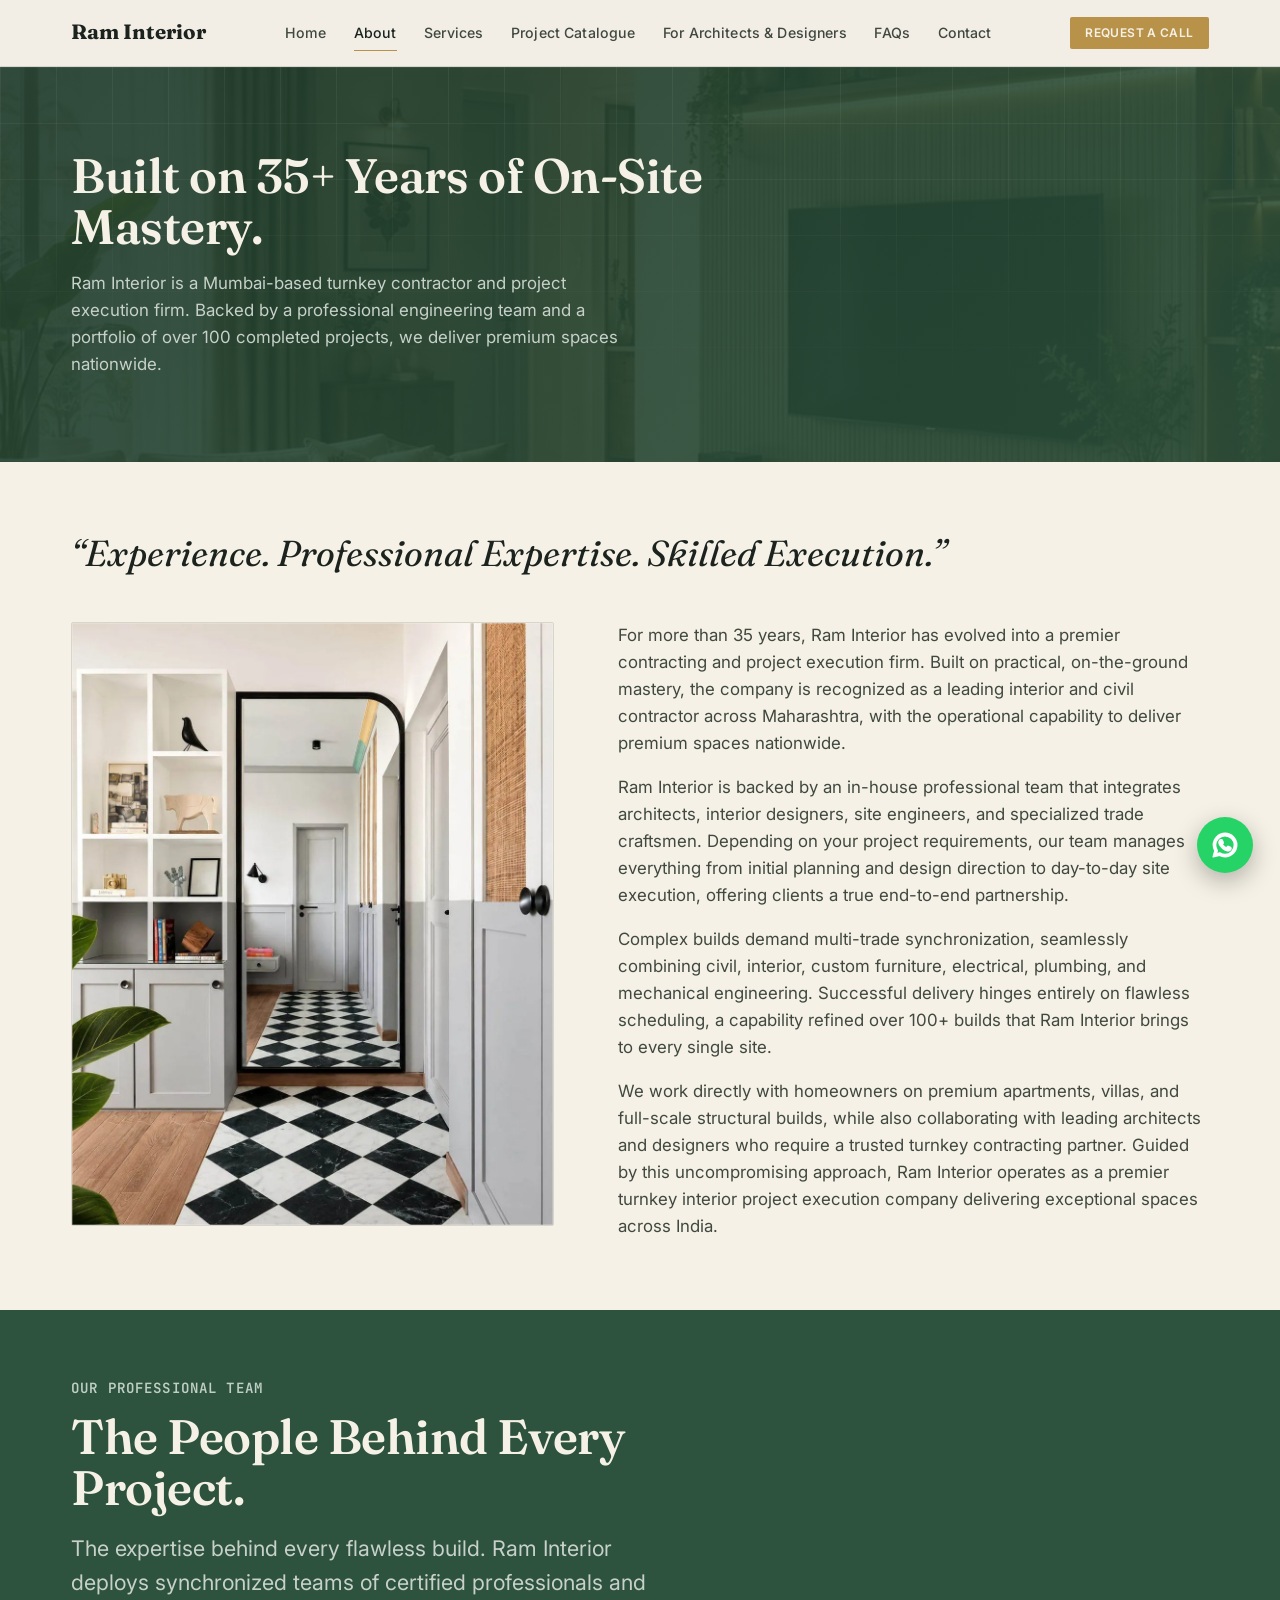
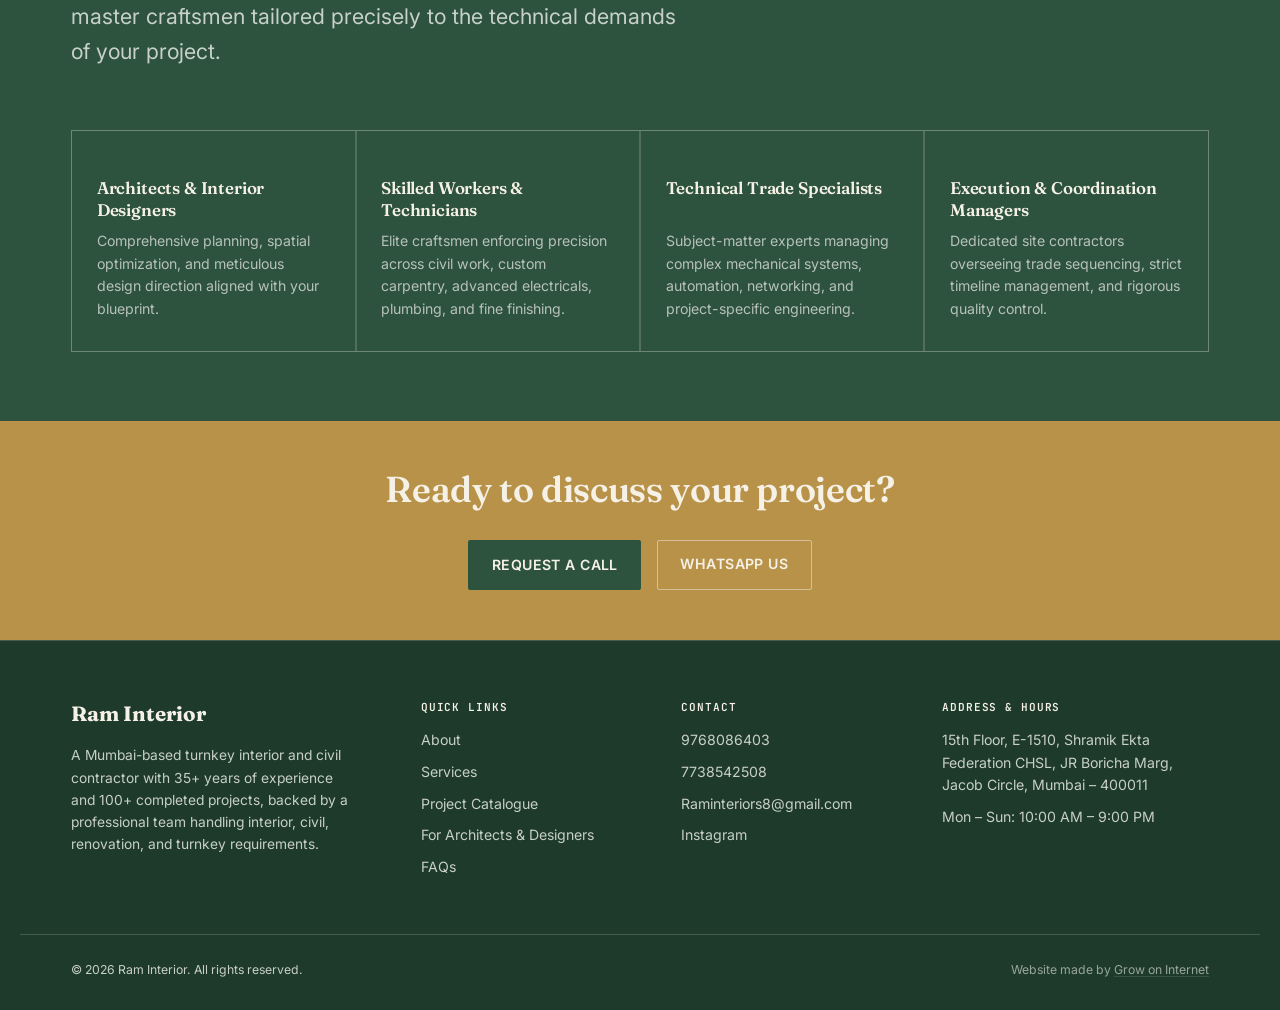
<file: pages/about.html>
<!DOCTYPE html>
<html lang="en">
<head>
<meta charset="UTF-8">
<meta name="viewport" content="width=device-width, initial-scale=1.0">
<title>About Ram Interior | Interior & Civil Contractor in Maharashtra</title>
<meta name="description" content="Ram Interior: a Mumbai interior & civil contractor with 35+ years' experience, 100+ projects, and a professional multi-trade team.">
<link rel="canonical" href="https://www.raminteriorofficial.in/pages/about.html">
<meta property="og:type" content="website">
<meta property="og:title" content="About Ram Interior | Professional Interior and Civil Contractor in Maharashtra">
<meta property="og:description" content="Ram Interior is a Mumbai-based contractor and project execution company with 35+ years of experience, 100+ completed projects and a professional team across interior, civil and turnkey work.">
<meta property="og:url" content="https://www.raminteriorofficial.in/pages/about.html">
<meta property="og:image" content="https://www.raminteriorofficial.in/images/og-image.jpg">
<meta property="og:image:width" content="1200">
<meta property="og:image:height" content="630">
<meta name="twitter:card" content="summary_large_image">
<meta name="twitter:title" content="About Ram Interior | Interior & Civil Contractor in Maharashtra">
<meta name="twitter:description" content="Ram Interior is a Mumbai-based contractor and project execution company with 35+ years of experience, 100+ completed projects and a professional team across interior, civil and turnkey work.">
<meta name="twitter:image" content="https://www.raminteriorofficial.in/images/og-image.jpg">
<meta property="og:locale" content="en_IN">
<meta name="geo.region" content="IN-MH">
<meta name="geo.placename" content="Mumbai">
<meta name="geo.position" content="18.9819;72.8258">
<meta name="ICBM" content="18.9819, 72.8258">
<link rel="preconnect" href="https://fonts.googleapis.com">
<link rel="preconnect" href="https://fonts.gstatic.com" crossorigin>
<link href="https://fonts.googleapis.com/css2?family=Fraunces:ital,wght@0,500;0,600;0,700;1,500&family=Inter:wght@400;500;600;700&family=JetBrains+Mono:wght@500;600&display=swap" rel="stylesheet">
<link rel="stylesheet" href="../css/style.css">
<meta name="google-site-verification" content="Xj8BKskClEvXFTMy7cRsdp9kQ3XSPj0Otj2shtShfQ4" />
<script type="application/ld+json">
{
  "@context": "https://schema.org",
  "@type": "BreadcrumbList",
  "itemListElement": [
    {"@type":"ListItem","position":1,"name":"Home","item":"https://www.raminteriorofficial.in/"},
    {"@type":"ListItem","position":2,"name":"About","item":"https://www.raminteriorofficial.in/pages/about.html"}
  ]
}
</script>
<link rel="icon" href="../favicon.ico" sizes="any">
<link rel="icon" href="../favicon.svg" type="image/svg+xml">
<link rel="icon" href="../images/icon-192.png" type="image/png" sizes="192x192">
<link rel="apple-touch-icon" href="../images/apple-touch-icon.png">
<meta name="theme-color" content="#2D523D">
<link rel="manifest" href="../manifest.json">
<!-- Google tag (gtag.js) -->
<script async src="https://www.googletagmanager.com/gtag/js?id=G-D74D0TCPS4"></script>
<script>
  window.dataLayer = window.dataLayer || [];
  function gtag(){dataLayer.push(arguments);}
  gtag('js', new Date());
  gtag('config', 'G-D74D0TCPS4');
</script>
</head>
<body>
<header class="site-header">
  <div class="wrap">
    <a href="../index.html" class="brand"><span class="brand-name">Ram Interior</span></a>
    <nav class="main-nav" id="mainNav">
      <a href="../index.html">Home</a>
      <a href="about.html" class="active">About</a>
      <a href="services.html">Services</a>
      <a href="catalogue.html">Project Catalogue</a>
      <a href="architects.html">For Architects &amp; Designers</a>
      <a href="faq.html">FAQs</a>
      <a href="contact.html">Contact</a>
    </nav>
    <div class="header-ctas">
      <button type="button" data-open-project-form class="btn btn-primary btn-sm">Request a Call</button>
      <button class="nav-toggle" aria-label="Toggle menu" aria-expanded="false"><span></span></button>
    </div>
  </div>
</header>

<section class="page-hero page-hero--about">
  <div class="hero-grid" aria-hidden="true"></div>
  <div class="wrap">
    <h1>Built on 35+ Years of On-Site Mastery.</h1>
    <p>Ram Interior is a Mumbai-based turnkey contractor and project execution firm. Backed by a professional engineering team and a portfolio of over 100 completed projects, we deliver premium spaces nationwide.</p>
  </div>
</section>

<section class="section" data-reveal>
  <div class="wrap">
    <p class="about-quote" style="max-width:56ch; margin-bottom:clamp(2rem,4vw,3rem);">&ldquo;Experience. Professional Expertise. Skilled Execution.&rdquo;</p>
    <div class="about-layout">
      <div class="framed-photo about-photo">
        <picture>
          <source srcset="../images/about/about-photo.webp" type="image/webp">
          <img src="../images/about/about-photo.jpg" width="1000" height="1250" alt="Ram Interior completed project — entryway and joinery detail" loading="lazy">
        </picture>
      </div>
      <div class="about-body"> 
  <p>For more than 35 years, Ram Interior has evolved into a premier contracting and project execution firm. Built on practical, on-the-ground mastery, the company is recognized as a leading interior and civil contractor across Maharashtra, with the operational capability to deliver premium spaces nationwide.</p> 

  <p>Ram Interior is backed by an in-house professional team that integrates architects, interior designers, site engineers, and specialized trade craftsmen. Depending on your project requirements, our team manages everything from initial planning and design direction to day-to-day site execution, offering clients a true end-to-end partnership.</p> 

  <p>Complex builds demand multi-trade synchronization, seamlessly combining civil, interior, custom furniture, electrical, plumbing, and mechanical engineering. Successful delivery hinges entirely on flawless scheduling, a capability refined over 100+ builds that Ram Interior brings to every single site.</p> 

  <p>We work directly with homeowners on premium apartments, villas, and full-scale structural builds, while also collaborating with leading architects and designers who require a trusted turnkey contracting partner. Guided by this uncompromising approach, Ram Interior operates as a premier turnkey interior project execution company delivering exceptional spaces across India.</p> 
</div>
    </div>
  </div>
</section>

<section class="section on-dark" data-reveal>
  <div class="wrap">
    <div class="section-head">
      <span class="tag-mono">Our Professional Team</span>
      <h2>The People Behind Every Project.</h2>
      <p>The expertise behind every flawless build. Ram Interior deploys synchronized teams of certified professionals and master craftsmen tailored precisely to the technical demands of your project.</p>
    </div>
    <div class="feature-list feature-list--4">
      <div class="feature-item"><h3>Architects &amp; Interior Designers</h3><p>Comprehensive planning, spatial optimization, and meticulous design direction aligned with your blueprint.</p></div>
      <div class="feature-item"><h3>Skilled Workers &amp; Technicians</h3><p>Elite craftsmen enforcing precision across civil work, custom carpentry, advanced electricals, plumbing, and fine finishing.</p></div>
      <div class="feature-item"><h3>Technical Trade Specialists</h3><p>Subject-matter experts managing complex mechanical systems, automation, networking, and project-specific engineering.</p></div>
      <div class="feature-item"><h3>Execution &amp; Coordination Managers</h3><p>Dedicated site contractors overseeing trade sequencing, strict timeline management, and rigorous quality control.</p></div>
    </div>
  </div>
</section>

<section class="cta-band">
  <div class="wrap">
    <h2>Ready to discuss your project?</h2>
    <div class="btns">
      <button type="button" data-open-project-form class="btn btn-primary">Request a Call</button>
      <a href="https://wa.me/919768086403?text=Hello%20Ram%20Interior%2C%20I%20would%20like%20to%20discuss%20my%20project.%20Please%20share%20more%20details." class="btn btn-ghost">WhatsApp Us</a>
    </div>
  </div>
</section>

<footer class="site-footer">
  <div class="wrap footer-grid">
    <div class="footer-brand"><span class="brand-name">Ram Interior</span><p>A Mumbai-based turnkey interior and civil contractor with 35+ years of experience and 100+ completed projects, backed by a professional team handling interior, civil, renovation, and turnkey requirements.</p></div>
    <div><h3>Quick Links</h3><ul><li><a href="about.html">About</a></li><li><a href="services.html">Services</a></li><li><a href="catalogue.html">Project Catalogue</a></li><li><a href="architects.html">For Architects &amp; Designers</a></li><li><a href="faq.html">FAQs</a></li></ul></div>
    <div><h3>Contact</h3><ul><li><a href="tel:+919768086403">9768086403</a></li><li><a href="tel:+917738542508">7738542508</a></li><li><a href="mailto:Raminteriors8@gmail.com">Raminteriors8@gmail.com</a></li><li><a href="https://instagram.com/raminteroot" target="_blank" rel="noopener">Instagram</a></li></ul></div>
    <div><h3>Address &amp; Hours</h3><ul><li>15th Floor, E-1510, Shramik Ekta Federation CHSL, JR Boricha Marg, Jacob Circle, Mumbai – 400011</li><li>Mon – Sun: 10:00 AM – 9:00 PM</li></ul></div>
  </div>
  <div class="wrap footer-bottom"><span>© 2026 Ram Interior. All rights reserved.</span><span class="credit">Website made by <a href="https://www.growoninternet.com" target="_blank" rel="noopener">Grow on Internet</a></span></div>
</footer>

<!-- Floating WhatsApp -->
<a href="https://wa.me/919768086403?text=Hello%20Ram%20Interior%2C%20I%20would%20like%20to%20discuss%20my%20project.%20Please%20share%20more%20details." class="fab-whatsapp" aria-label="Chat with Ram Interior on WhatsApp" target="_blank" rel="noopener">
  <svg viewBox="0 0 24 24" fill="none" stroke="currentColor" stroke-width="1.5" stroke-linecap="round" stroke-linejoin="round"><path fill="currentColor" d="M12.04 2.13c-5.46 0-9.9 4.43-9.9 9.9 0 1.74.46 3.44 1.32 4.94L2 22l5.15-1.35a9.87 9.87 0 0 0 4.88 1.24h.01c5.46 0 9.9-4.44 9.9-9.9 0-2.64-1.03-5.13-2.9-6.99a9.82 9.82 0 0 0-7-2.87Zm0 18.13h-.01a8.2 8.2 0 0 1-4.19-1.15l-.3-.18-3.11.81.83-3.03-.2-.31a8.15 8.15 0 0 1-1.26-4.36c0-4.51 3.67-8.18 8.19-8.18 2.18 0 4.24.85 5.78 2.4a8.12 8.12 0 0 1 2.39 5.78c0 4.51-3.67 8.22-8.12 8.22Zm4.48-6.13c-.25-.12-1.46-.72-1.69-.81-.22-.08-.39-.12-.56.13-.17.25-.64.8-.78.97-.14.16-.29.18-.53.06-.25-.13-1.05-.38-1.99-1.22-.74-.65-1.23-1.46-1.38-1.71-.14-.25-.02-.38.11-.5.11-.11.25-.29.37-.43.12-.15.16-.25.25-.42.08-.16.04-.31-.02-.43-.06-.13-.56-1.34-.77-1.84-.2-.48-.4-.42-.56-.42h-.48c-.17 0-.44.06-.67.31-.23.25-.87.85-.87 2.07s.89 2.4 1.02 2.56c.12.16 1.75 2.67 4.24 3.74.59.26 1.06.41 1.42.52.6.19 1.14.16 1.57.1.48-.07 1.46-.6 1.67-1.18.21-.58.21-1.07.14-1.18-.06-.1-.23-.16-.48-.28Z"/></svg>
</a>

<!-- Back to top -->
<button type="button" class="back-to-top" id="backToTop" aria-label="Back to top">
  <svg viewBox="0 0 24 24" fill="none" stroke="currentColor" stroke-width="2" stroke-linecap="round" stroke-linejoin="round"><path d="M12 19V5M5 12l7-7 7 7"/></svg>
</button>

<!-- Project enquiry modal (opened by "Discuss Your Project" on Home, and by the popup) -->
<div class="site-modal" id="projectFormModal" role="dialog" aria-modal="true" aria-labelledby="projectFormTitle">
  <div class="site-modal-card">
    <button type="button" class="site-modal-close" data-close-modal aria-label="Close">✕</button>
    <span class="tag-mono">Let's Discuss Your Project</span>
    <h3 id="projectFormTitle">Have a Project in Mind?</h3>
    <p class="lede">Share a few details and our team will get back to you to discuss your requirements, scope, and timelines.</p>
    <form class="modal-enquiry-form" id="modalEnquiryForm" autocomplete="on">
      <div class="form-fields">
        <div class="form-row">
          <div class="form-field">
            <label for="mf-name">Name</label>
            <input type="text" id="mf-name" name="name" placeholder="Your full name" required>
          </div>
          <div class="form-field">
            <label for="mf-phone">Phone Number</label>
            <input type="tel" id="mf-phone" name="phone" placeholder="Your phone number" required>
          </div>
        </div>
        <div class="form-field">
          <label for="mf-project-type">Project Type</label>
          <select id="mf-project-type" name="projectType" required>
            <option value="" disabled selected>Select project type</option>
            <option value="Room">Room</option>
            <option value="Flat / Apartment">Flat / Apartment</option>
            <option value="Home">Home</option>
            <option value="Bungalow">Bungalow</option>
            <option value="Villa">Villa</option>
            <option value="Office">Office</option>
            <option value="Commercial Space">Commercial Space</option>
            <option value="Retail / Shop">Retail / Shop</option>
            <option value="Building">Building</option>
            <option value="Renovation">Renovation</option>
            <option value="Civil Work">Civil Work</option>
            <option value="Interior Work">Interior Work</option>
            <option value="Turnkey Project">Turnkey Project</option>
            <option value="Other">Other</option>
          </select>
        </div>
        <div class="form-field">
          <label for="mf-message">Message</label>
          <textarea id="mf-message" name="message" rows="3" placeholder="Tell us about your project — space, scope, location"></textarea>
        </div>
      </div>
      <button type="submit" class="btn btn-primary form-submit" style="margin-top:1.4rem;">
        <svg class="btn-icon" viewBox="0 0 24 24" fill="none" stroke="currentColor" stroke-width="1.6" stroke-linecap="round" stroke-linejoin="round"><path d="M22 2L11 13"/><path d="M22 2l-7 20-4-9-9-4 20-7z"/></svg>
        <span>Send Enquiry</span>
      </button>
    </form>
  </div>
</div>

<!-- Lead-generation popup (auto-opens once per session, ~12s in) -->
<div class="site-modal" id="leadPopupModal" role="dialog" aria-modal="true" aria-labelledby="leadPopupTitle">
  <div class="site-modal-card">
    <button type="button" class="site-modal-close" data-close-modal aria-label="Close">✕</button>
    <span class="tag-mono">Get a Quote</span>
    <h3 id="leadPopupTitle">Planning a Project?</h3>
    <p class="lede">Tell us a little about it and Ram Interior's team will get in touch to discuss your requirements.</p>
    <form class="modal-enquiry-form" id="popupEnquiryForm" autocomplete="on">
      <div class="form-fields">
        <div class="form-row">
          <div class="form-field">
            <label for="pf-name">Name</label>
            <input type="text" id="pf-name" name="name" placeholder="Your full name" required>
          </div>
          <div class="form-field">
            <label for="pf-phone">Phone Number</label>
            <input type="tel" id="pf-phone" name="phone" placeholder="Your phone number" required>
          </div>
        </div>
        <div class="form-field">
          <label for="pf-project-type">Project Type</label>
          <select id="pf-project-type" name="projectType" required>
            <option value="" disabled selected>Select project type</option>
            <option value="Room">Room</option>
            <option value="Flat / Apartment">Flat / Apartment</option>
            <option value="Home">Home</option>
            <option value="Bungalow">Bungalow</option>
            <option value="Villa">Villa</option>
            <option value="Office">Office</option>
            <option value="Commercial Space">Commercial Space</option>
            <option value="Retail / Shop">Retail / Shop</option>
            <option value="Building">Building</option>
            <option value="Renovation">Renovation</option>
            <option value="Civil Work">Civil Work</option>
            <option value="Interior Work">Interior Work</option>
            <option value="Turnkey Project">Turnkey Project</option>
            <option value="Other">Other</option>
          </select>
        </div>
      </div>
      <button type="submit" class="btn btn-primary form-submit" style="margin-top:1.4rem;">
        <svg class="btn-icon" viewBox="0 0 24 24" fill="none" stroke="currentColor" stroke-width="1.6" stroke-linecap="round" stroke-linejoin="round"><path d="M22 2L11 13"/><path d="M22 2l-7 20-4-9-9-4 20-7z"/></svg>
        <span>Send Enquiry</span>
      </button>
    </form>
  </div>
</div>
<script src="../js/main.js"></script>
</body>
</html>
</file>
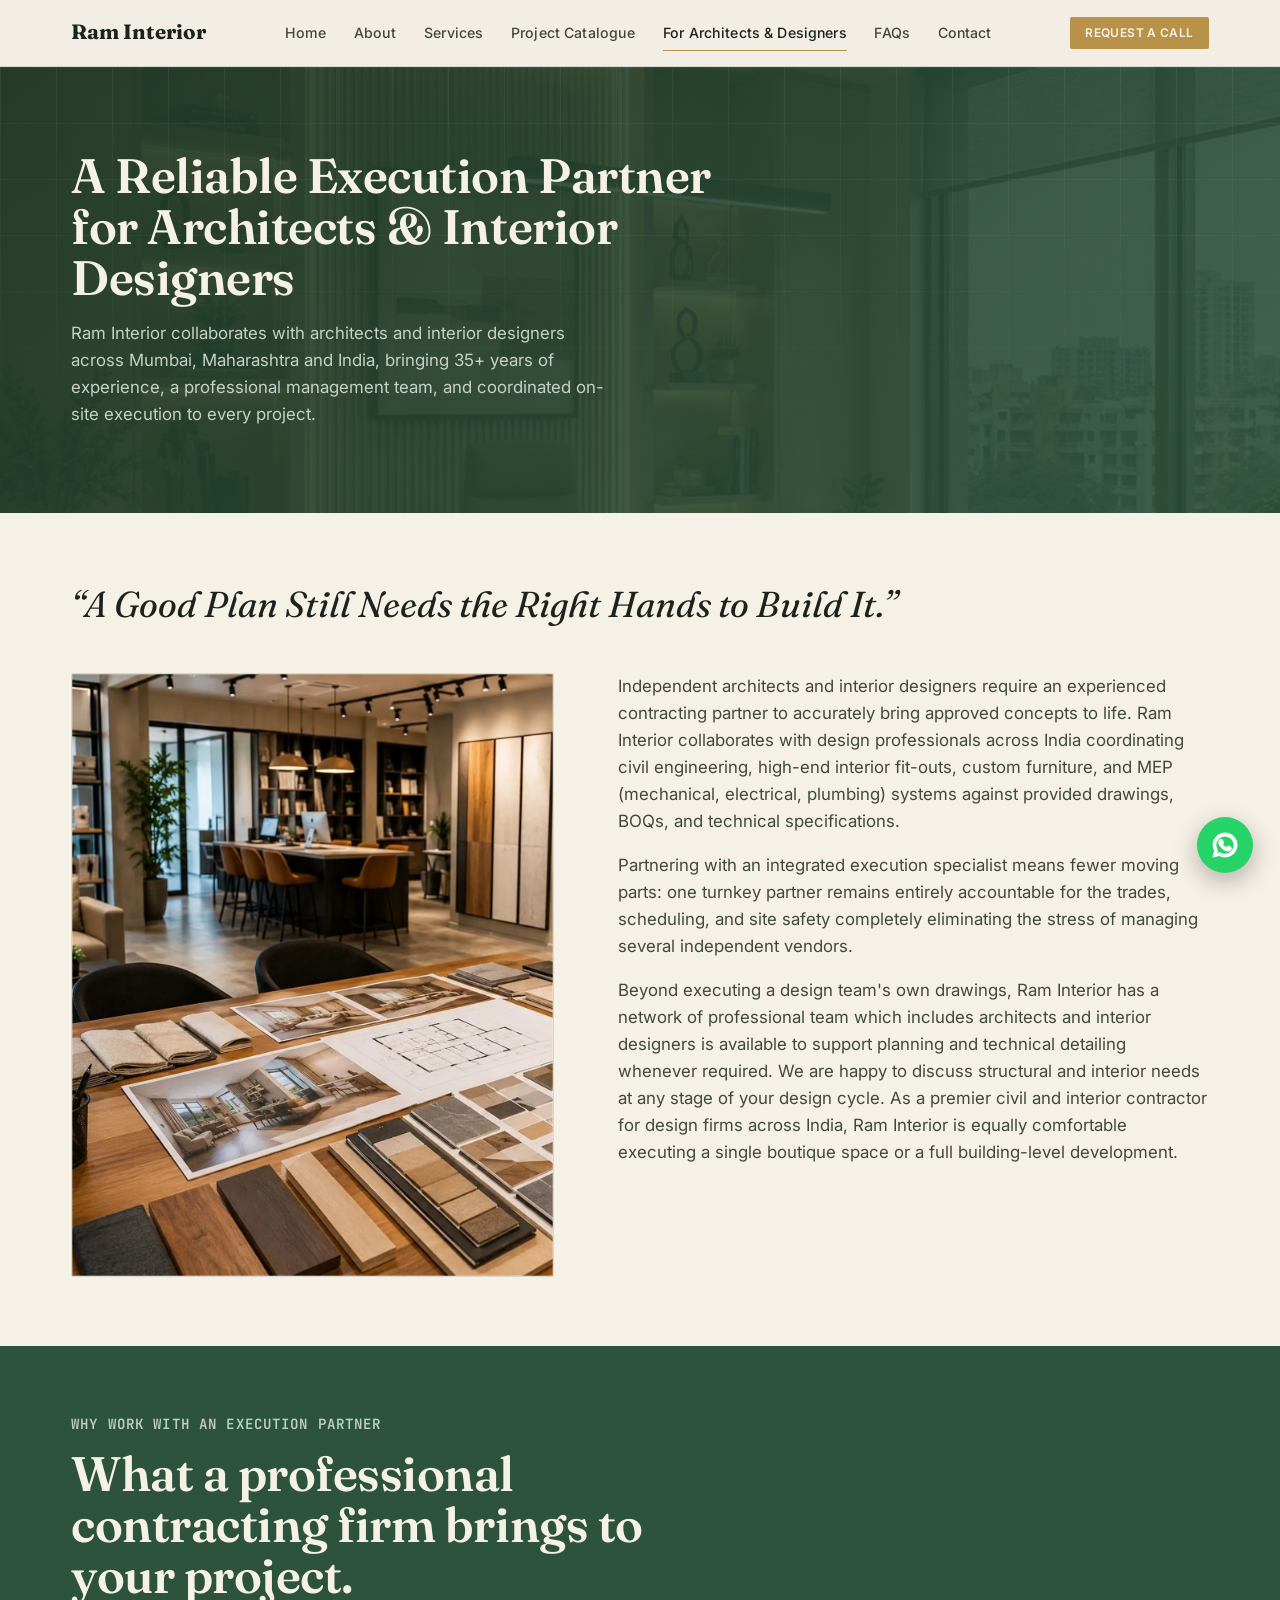
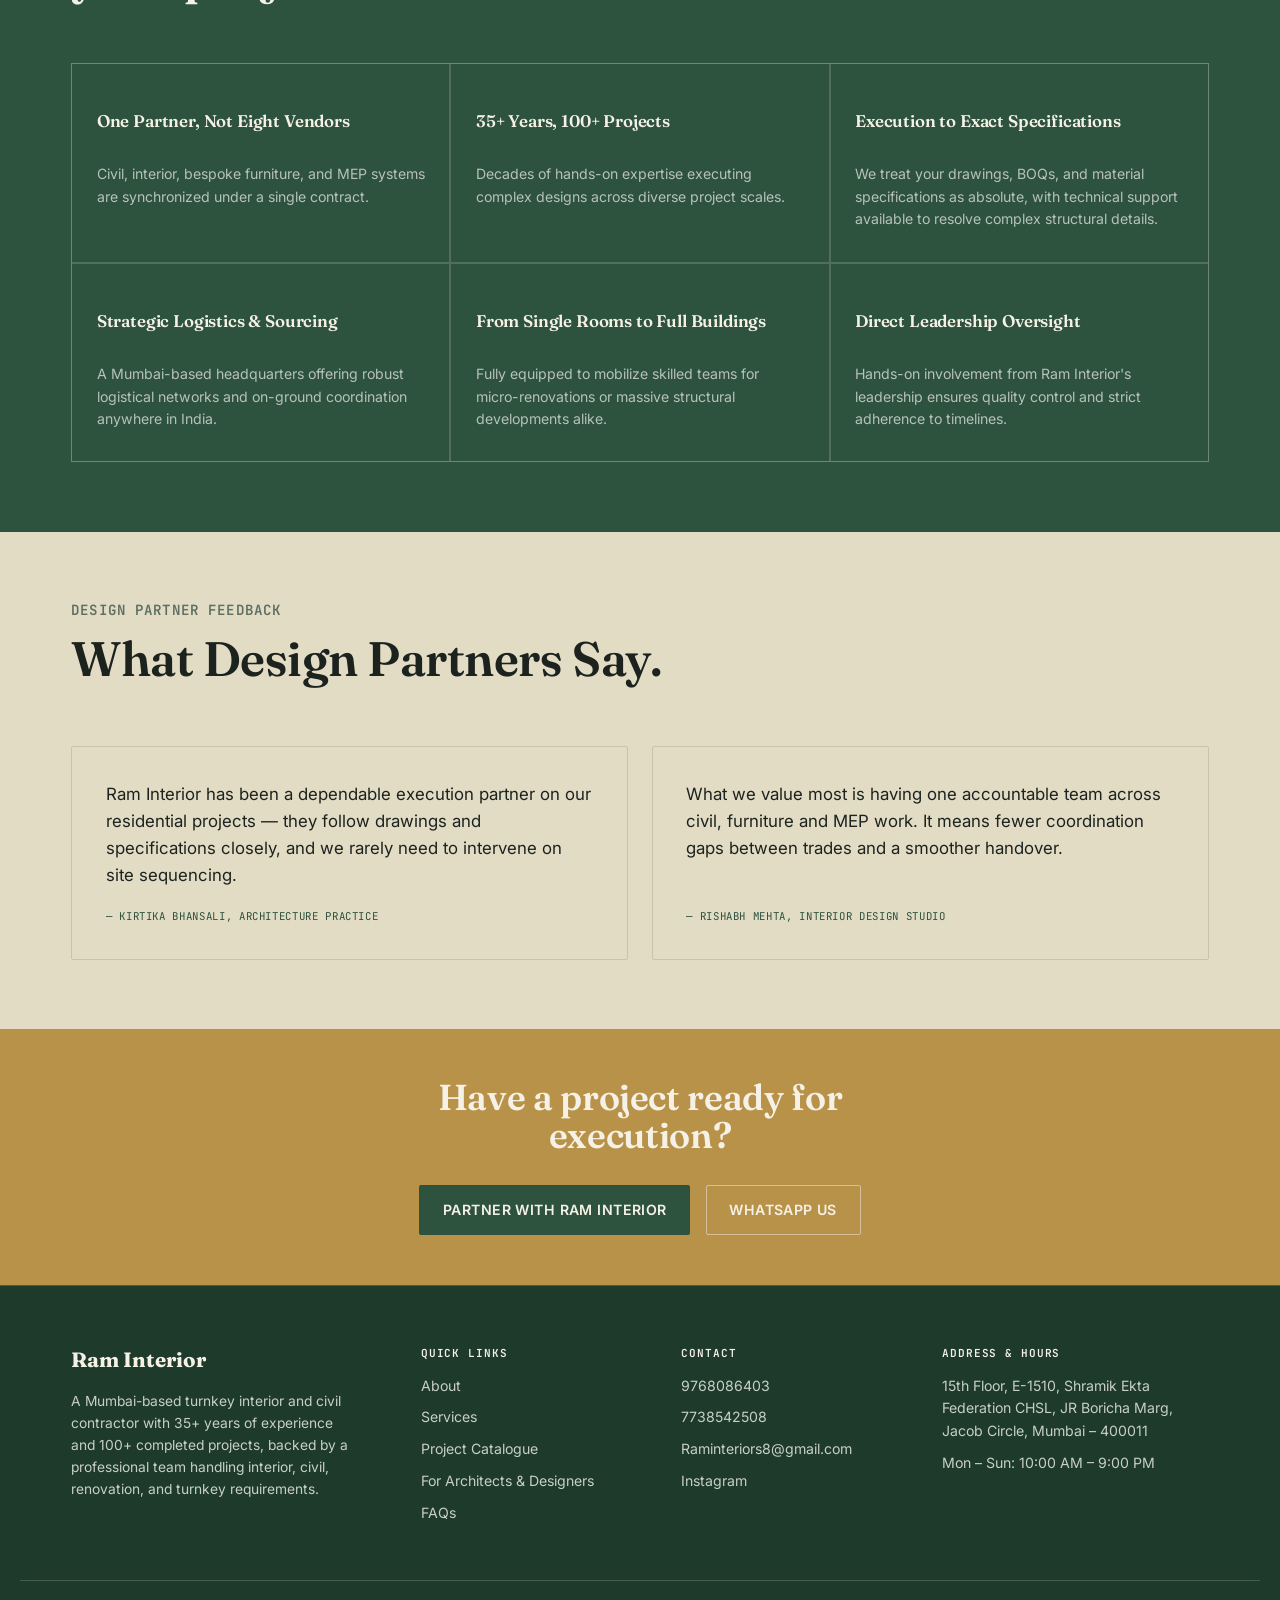
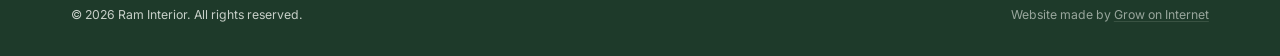
<file: pages/architects.html>
<!DOCTYPE html>
<html lang="en">
<head>
<meta charset="UTF-8">
<meta name="viewport" content="width=device-width, initial-scale=1.0">
<title>Interior Contractor for Architects & Designers in Mumbai | Ram Interior</title>
<meta name="description" content="Ram Interior is a reliable execution partner for architects & interior designers across Mumbai — one contractor, every trade.">
<link rel="canonical" href="https://www.raminteriorofficial.in/pages/architects.html">
<meta property="og:type" content="website">
<meta property="og:title" content="Interior Contractor for Architects and Interior Designers in Mumbai — Ram Interior">
<meta property="og:description" content="Ram Interior collaborates with architects and interior designers in Mumbai as an experienced contracting and execution partner — coordinating civil, interior and turnkey work, with professional planning support available where needed.">
<meta property="og:url" content="https://www.raminteriorofficial.in/pages/architects.html">
<meta property="og:image" content="https://www.raminteriorofficial.in/images/og-image.jpg">
<meta property="og:image:width" content="1200">
<meta property="og:image:height" content="630">
<meta name="twitter:card" content="summary_large_image">
<meta name="twitter:title" content="Interior Contractor for Architects & Designers in Mumbai | Ram Interior">
<meta name="twitter:description" content="Ram Interior collaborates with architects and interior designers in Mumbai as an experienced contracting and execution partner — coordinating civil, interior and turnkey work, with professional planning support available where needed.">
<meta name="twitter:image" content="https://www.raminteriorofficial.in/images/og-image.jpg">
<meta property="og:locale" content="en_IN">
<meta name="geo.region" content="IN-MH">
<meta name="geo.placename" content="Mumbai">
<meta name="geo.position" content="18.9819;72.8258">
<meta name="ICBM" content="18.9819, 72.8258">
<link rel="preconnect" href="https://fonts.googleapis.com">
<link rel="preconnect" href="https://fonts.gstatic.com" crossorigin>
<link href="https://fonts.googleapis.com/css2?family=Fraunces:ital,wght@0,500;0,600;0,700;1,500&family=Inter:wght@400;500;600;700&family=JetBrains+Mono:wght@500;600&display=swap" rel="stylesheet">
<link rel="stylesheet" href="../css/style.css">
<meta name="google-site-verification" content="Xj8BKskClEvXFTMy7cRsdp9kQ3XSPj0Otj2shtShfQ4" />
<script type="application/ld+json">
{
  "@context": "https://schema.org",
  "@type": "BreadcrumbList",
  "itemListElement": [
    {"@type":"ListItem","position":1,"name":"Home","item":"https://www.raminteriorofficial.in/"},
    {"@type":"ListItem","position":2,"name":"For Architects & Designers","item":"https://www.raminteriorofficial.in/pages/architects.html"}
  ]
}
</script>
<link rel="icon" href="../favicon.ico" sizes="any">
<link rel="icon" href="../favicon.svg" type="image/svg+xml">
<link rel="icon" href="../images/icon-192.png" type="image/png" sizes="192x192">
<link rel="apple-touch-icon" href="../images/apple-touch-icon.png">
<meta name="theme-color" content="#2D523D">
<link rel="manifest" href="../manifest.json">
<!-- Google tag (gtag.js) -->
<script async src="https://www.googletagmanager.com/gtag/js?id=G-D74D0TCPS4"></script>
<script>
  window.dataLayer = window.dataLayer || [];
  function gtag(){dataLayer.push(arguments);}
  gtag('js', new Date());
  gtag('config', 'G-D74D0TCPS4');
</script>
</head>
<body>
<header class="site-header">
  <div class="wrap">
    <a href="../index.html" class="brand"><span class="brand-name">Ram Interior</span></a>
    <nav class="main-nav" id="mainNav">
      <a href="../index.html">Home</a>
      <a href="about.html">About</a>
      <a href="services.html">Services</a>
      <a href="catalogue.html">Project Catalogue</a>
      <a href="architects.html" class="active">For Architects &amp; Designers</a>
      <a href="faq.html">FAQs</a>
      <a href="contact.html">Contact</a>
    </nav>
    <div class="header-ctas">
      <button type="button" data-open-project-form class="btn btn-primary btn-sm">Request a Call</button>
      <button class="nav-toggle" aria-label="Toggle menu" aria-expanded="false"><span></span></button>
    </div>
  </div>
</header>

<section class="page-hero page-hero--architects">
  <div class="hero-grid" aria-hidden="true"></div>
  <div class="wrap">
    <h1>A Reliable Execution Partner for Architects &amp; Interior Designers</h1>
    <p>Ram Interior collaborates with architects and interior designers across Mumbai, Maharashtra and India, bringing 35+ years of experience, a professional management team, and coordinated on-site execution to every project.</p>
  </div>
</section>

<section class="section" data-reveal>
  <div class="wrap">
    <p class="about-quote" style="max-width:56ch; margin-bottom:clamp(2rem,4vw,3rem);">&ldquo;A Good Plan Still Needs the Right Hands to Build It.&rdquo;</p>
    <div class="about-layout">
      <div class="framed-photo about-photo" data-reveal>
        <picture>
          <source srcset="../images/architects/architects-studio.webp" type="image/webp">
          <img src="../images/architects/architects-studio.jpg" width="1200" height="1500" alt="Design studio table with floor plans, mood boards and material samples used by Ram Interior" loading="lazy">
        </picture>
      </div>
      <div class="about-body">
  <p>Independent architects and interior designers require an experienced contracting partner to accurately bring approved concepts to life. Ram Interior collaborates with design professionals across India coordinating civil engineering, high-end interior fit-outs, custom furniture, and MEP (mechanical, electrical, plumbing) systems against provided drawings, BOQs, and technical specifications.</p>
  <p>Partnering with an integrated execution specialist means fewer moving parts: one turnkey partner remains entirely accountable for the trades, scheduling, and site safety completely eliminating the stress of managing several independent vendors.</p>
  <p>Beyond executing a design team's own drawings, Ram Interior has a network of professional team which includes architects and interior designers is available to support planning and technical detailing whenever required. We are happy to discuss structural and interior needs at any stage of your design cycle. As a premier civil and interior contractor for design firms across India, Ram Interior is equally comfortable executing a single boutique space or a full building-level development.</p>
</div>
    </div>
  </div>
</section>

<section class="section on-dark" data-reveal>
  <div class="wrap">
    <div class="section-head">
      <span class="tag-mono">Why Work With an Execution Partner</span>
      <h2>What a professional contracting firm brings to your project.</h2>
    </div>
    <div class="feature-list">
  <div class="feature-item"><h3>One Partner, Not Eight Vendors</h3><p>Civil, interior, bespoke furniture, and MEP systems are synchronized under a single contract.</p></div>
  <div class="feature-item"><h3>35+ Years, 100+ Projects</h3><p>Decades of hands-on expertise executing complex designs across diverse project scales.</p></div>
  <div class="feature-item"><h3>Execution to Exact Specifications</h3><p>We treat your drawings, BOQs, and material specifications as absolute, with technical support available to resolve complex structural details.</p></div>
  <div class="feature-item"><h3>Strategic Logistics &amp; Sourcing</h3><p>A Mumbai-based headquarters offering robust logistical networks and on-ground coordination anywhere in India.</p></div>
  <div class="feature-item"><h3>From Single Rooms to Full Buildings</h3><p>Fully equipped to mobilize skilled teams for micro-renovations or massive structural developments alike.</p></div>
  <div class="feature-item"><h3>Direct Leadership Oversight</h3><p>Hands-on involvement from Ram Interior's leadership ensures quality control and strict adherence to timelines.</p></div>
</div>
  </div>
</section>

<section class="section tint" data-reveal>
  <div class="wrap">
    <div class="section-head">
      <span class="tag-mono">Design Partner Feedback</span>
      <h2>What Design Partners Say.</h2>
    </div>
    <div class="testi-grid">
      <div class="testi-card"><p>Ram Interior has been a dependable execution partner on our residential projects — they follow drawings and specifications closely, and we rarely need to intervene on site sequencing.</p><span class="who">— Kirtika Bhansali, Architecture Practice</span></div>
      <div class="testi-card"><p>What we value most is having one accountable team across civil, furniture and MEP work. It means fewer coordination gaps between trades and a smoother handover.</p><span class="who">— Rishabh Mehta, Interior Design Studio</span></div>
    </div>
  </div>
</section>

<section class="cta-band">
  <div class="wrap">
    <h2>Have a project ready for execution?</h2>
    <div class="btns">
      <a href="contact.html" class="btn btn-primary">Partner With Ram Interior</a>
      <a href="https://wa.me/919768086403?text=Hello%20Ram%20Interior%2C%20I%20would%20like%20to%20discuss%20my%20project.%20Please%20share%20more%20details." class="btn btn-ghost">WhatsApp Us</a>
    </div>
  </div>
</section>

<footer class="site-footer">
  <div class="wrap footer-grid">
    <div class="footer-brand"><span class="brand-name">Ram Interior</span><p>A Mumbai-based turnkey interior and civil contractor with 35+ years of experience and 100+ completed projects, backed by a professional team handling interior, civil, renovation, and turnkey requirements.</p></div>
    <div><h3>Quick Links</h3><ul><li><a href="about.html">About</a></li><li><a href="services.html">Services</a></li><li><a href="catalogue.html">Project Catalogue</a></li><li><a href="architects.html">For Architects &amp; Designers</a></li><li><a href="faq.html">FAQs</a></li></ul></div>
    <div><h3>Contact</h3><ul><li><a href="tel:+919768086403">9768086403</a></li><li><a href="tel:+917738542508">7738542508</a></li><li><a href="mailto:Raminteriors8@gmail.com">Raminteriors8@gmail.com</a></li><li><a href="https://instagram.com/raminteroot" target="_blank" rel="noopener">Instagram</a></li></ul></div>
    <div><h3>Address &amp; Hours</h3><ul><li>15th Floor, E-1510, Shramik Ekta Federation CHSL, JR Boricha Marg, Jacob Circle, Mumbai – 400011</li><li>Mon – Sun: 10:00 AM – 9:00 PM</li></ul></div>
  </div>
  <div class="wrap footer-bottom"><span>© 2026 Ram Interior. All rights reserved.</span><span class="credit">Website made by <a href="https://www.growoninternet.com" target="_blank" rel="noopener">Grow on Internet</a></span></div>
</footer>

<!-- Floating WhatsApp -->
<a href="https://wa.me/919768086403?text=Hello%20Ram%20Interior%2C%20I%20would%20like%20to%20discuss%20my%20project.%20Please%20share%20more%20details." class="fab-whatsapp" aria-label="Chat with Ram Interior on WhatsApp" target="_blank" rel="noopener">
  <svg viewBox="0 0 24 24" fill="none" stroke="currentColor" stroke-width="1.5" stroke-linecap="round" stroke-linejoin="round"><path fill="currentColor" d="M12.04 2.13c-5.46 0-9.9 4.43-9.9 9.9 0 1.74.46 3.44 1.32 4.94L2 22l5.15-1.35a9.87 9.87 0 0 0 4.88 1.24h.01c5.46 0 9.9-4.44 9.9-9.9 0-2.64-1.03-5.13-2.9-6.99a9.82 9.82 0 0 0-7-2.87Zm0 18.13h-.01a8.2 8.2 0 0 1-4.19-1.15l-.3-.18-3.11.81.83-3.03-.2-.31a8.15 8.15 0 0 1-1.26-4.36c0-4.51 3.67-8.18 8.19-8.18 2.18 0 4.24.85 5.78 2.4a8.12 8.12 0 0 1 2.39 5.78c0 4.51-3.67 8.22-8.12 8.22Zm4.48-6.13c-.25-.12-1.46-.72-1.69-.81-.22-.08-.39-.12-.56.13-.17.25-.64.8-.78.97-.14.16-.29.18-.53.06-.25-.13-1.05-.38-1.99-1.22-.74-.65-1.23-1.46-1.38-1.71-.14-.25-.02-.38.11-.5.11-.11.25-.29.37-.43.12-.15.16-.25.25-.42.08-.16.04-.31-.02-.43-.06-.13-.56-1.34-.77-1.84-.2-.48-.4-.42-.56-.42h-.48c-.17 0-.44.06-.67.31-.23.25-.87.85-.87 2.07s.89 2.4 1.02 2.56c.12.16 1.75 2.67 4.24 3.74.59.26 1.06.41 1.42.52.6.19 1.14.16 1.57.1.48-.07 1.46-.6 1.67-1.18.21-.58.21-1.07.14-1.18-.06-.1-.23-.16-.48-.28Z"/></svg>
</a>

<!-- Back to top -->
<button type="button" class="back-to-top" id="backToTop" aria-label="Back to top">
  <svg viewBox="0 0 24 24" fill="none" stroke="currentColor" stroke-width="2" stroke-linecap="round" stroke-linejoin="round"><path d="M12 19V5M5 12l7-7 7 7"/></svg>
</button>

<!-- Project enquiry modal (opened by "Discuss Your Project" on Home, and by the popup) -->
<div class="site-modal" id="projectFormModal" role="dialog" aria-modal="true" aria-labelledby="projectFormTitle">
  <div class="site-modal-card">
    <button type="button" class="site-modal-close" data-close-modal aria-label="Close">✕</button>
    <span class="tag-mono">Let's Discuss Your Project</span>
    <h3 id="projectFormTitle">Have a Project in Mind?</h3>
    <p class="lede">Share a few details and our team will get back to you to discuss your requirements, scope, and timelines.</p>
    <form class="modal-enquiry-form" id="modalEnquiryForm" autocomplete="on">
      <div class="form-fields">
        <div class="form-row">
          <div class="form-field">
            <label for="mf-name">Name</label>
            <input type="text" id="mf-name" name="name" placeholder="Your full name" required>
          </div>
          <div class="form-field">
            <label for="mf-phone">Phone Number</label>
            <input type="tel" id="mf-phone" name="phone" placeholder="Your phone number" required>
          </div>
        </div>
        <div class="form-field">
          <label for="mf-project-type">Project Type</label>
          <select id="mf-project-type" name="projectType" required>
            <option value="" disabled selected>Select project type</option>
            <option value="Room">Room</option>
            <option value="Flat / Apartment">Flat / Apartment</option>
            <option value="Home">Home</option>
            <option value="Bungalow">Bungalow</option>
            <option value="Villa">Villa</option>
            <option value="Office">Office</option>
            <option value="Commercial Space">Commercial Space</option>
            <option value="Retail / Shop">Retail / Shop</option>
            <option value="Building">Building</option>
            <option value="Renovation">Renovation</option>
            <option value="Civil Work">Civil Work</option>
            <option value="Interior Work">Interior Work</option>
            <option value="Turnkey Project">Turnkey Project</option>
            <option value="Other">Other</option>
          </select>
        </div>
        <div class="form-field">
          <label for="mf-message">Message</label>
          <textarea id="mf-message" name="message" rows="3" placeholder="Tell us about your project — space, scope, location"></textarea>
        </div>
      </div>
      <button type="submit" class="btn btn-primary form-submit" style="margin-top:1.4rem;">
        <svg class="btn-icon" viewBox="0 0 24 24" fill="none" stroke="currentColor" stroke-width="1.6" stroke-linecap="round" stroke-linejoin="round"><path d="M22 2L11 13"/><path d="M22 2l-7 20-4-9-9-4 20-7z"/></svg>
        <span>Send Enquiry</span>
      </button>
    </form>
  </div>
</div>

<!-- Lead-generation popup (auto-opens once per session, ~12s in) -->
<div class="site-modal" id="leadPopupModal" role="dialog" aria-modal="true" aria-labelledby="leadPopupTitle">
  <div class="site-modal-card">
    <button type="button" class="site-modal-close" data-close-modal aria-label="Close">✕</button>
    <span class="tag-mono">Get a Quote</span>
    <h3 id="leadPopupTitle">Planning a Project?</h3>
    <p class="lede">Tell us a little about it and Ram Interior's team will get in touch to discuss your requirements.</p>
    <form class="modal-enquiry-form" id="popupEnquiryForm" autocomplete="on">
      <div class="form-fields">
        <div class="form-row">
          <div class="form-field">
            <label for="pf-name">Name</label>
            <input type="text" id="pf-name" name="name" placeholder="Your full name" required>
          </div>
          <div class="form-field">
            <label for="pf-phone">Phone Number</label>
            <input type="tel" id="pf-phone" name="phone" placeholder="Your phone number" required>
          </div>
        </div>
        <div class="form-field">
          <label for="pf-project-type">Project Type</label>
          <select id="pf-project-type" name="projectType" required>
            <option value="" disabled selected>Select project type</option>
            <option value="Room">Room</option>
            <option value="Flat / Apartment">Flat / Apartment</option>
            <option value="Home">Home</option>
            <option value="Bungalow">Bungalow</option>
            <option value="Villa">Villa</option>
            <option value="Office">Office</option>
            <option value="Commercial Space">Commercial Space</option>
            <option value="Retail / Shop">Retail / Shop</option>
            <option value="Building">Building</option>
            <option value="Renovation">Renovation</option>
            <option value="Civil Work">Civil Work</option>
            <option value="Interior Work">Interior Work</option>
            <option value="Turnkey Project">Turnkey Project</option>
            <option value="Other">Other</option>
          </select>
        </div>
      </div>
      <button type="submit" class="btn btn-primary form-submit" style="margin-top:1.4rem;">
        <svg class="btn-icon" viewBox="0 0 24 24" fill="none" stroke="currentColor" stroke-width="1.6" stroke-linecap="round" stroke-linejoin="round"><path d="M22 2L11 13"/><path d="M22 2l-7 20-4-9-9-4 20-7z"/></svg>
        <span>Send Enquiry</span>
      </button>
    </form>
  </div>
</div>
<script src="../js/main.js"></script>
</body>
</html>
</file>
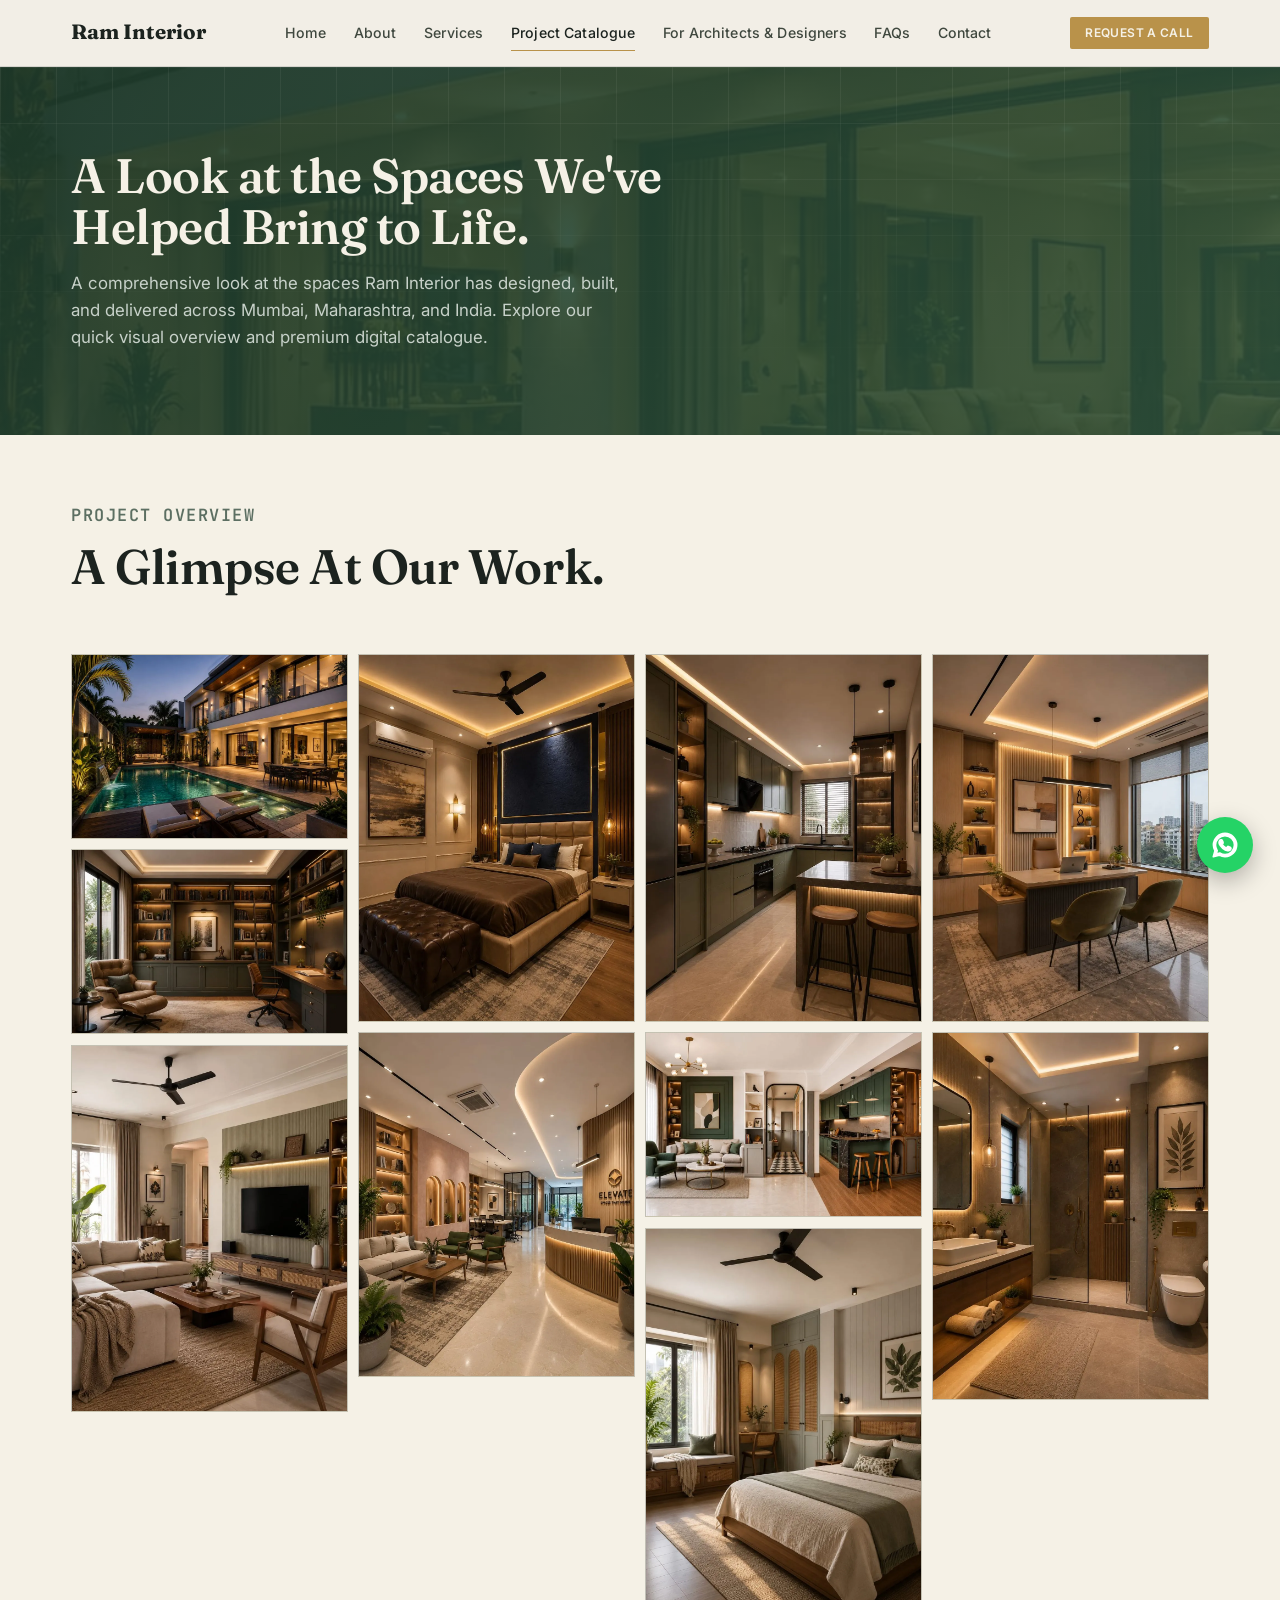
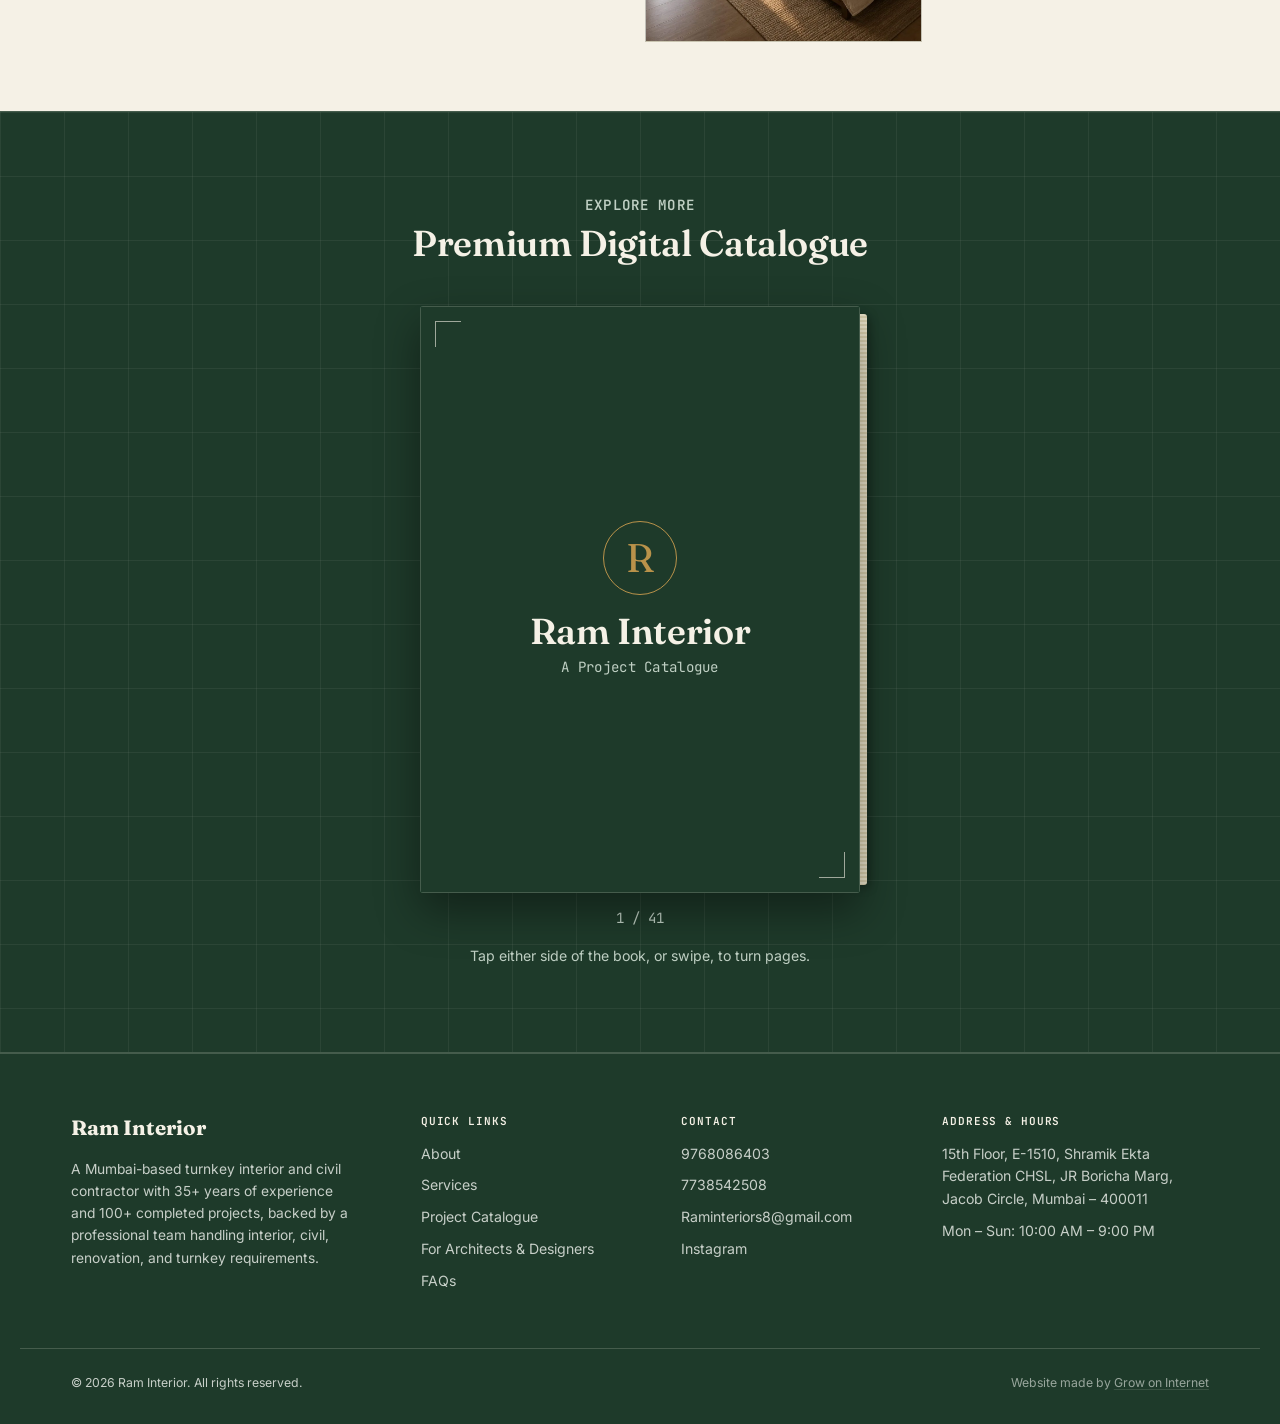
<file: pages/catalogue.html>
<!DOCTYPE html>
<html lang="en">
<head>
<meta charset="UTF-8">
<meta name="viewport" content="width=device-width, initial-scale=1.0">
<title>Project Catalogue | Ram Interior — Mumbai Interior & Civil Contractor</title>
<meta name="description" content="Browse Ram Interior's full project catalogue — living rooms, bedrooms, bathrooms, kitchens, craftsmanship details, and office & commercial interiors executed across Mumbai.">
<link rel="canonical" href="https://www.raminteriorofficial.in/pages/catalogue.html">
<meta property="og:type" content="website">
<meta property="og:title" content="Project Catalogue | Ram Interior — Mumbai Interior & Civil Contractor">
<meta property="og:description" content="Browse Ram Interior's full project catalogue of completed interior and civil work across Mumbai.">
<meta property="og:url" content="https://www.raminteriorofficial.in/pages/catalogue.html">
<meta property="og:image" content="https://www.raminteriorofficial.in/images/og-image.jpg">
<meta property="og:image:width" content="1200">
<meta property="og:image:height" content="630">
<meta name="twitter:card" content="summary_large_image">
<meta name="twitter:title" content="Project Catalogue | Ram Interior">
<meta name="twitter:description" content="Browse Ram Interior's full project catalogue of completed interior and civil work across Mumbai.">
<meta name="twitter:image" content="https://www.raminteriorofficial.in/images/og-image.jpg">
<meta property="og:locale" content="en_IN">
<meta name="geo.region" content="IN-MH">
<meta name="geo.placename" content="Mumbai">
<meta name="geo.position" content="18.9819,72.8258">
<meta name="ICBM" content="18.9819, 72.8258">
<link rel="preconnect" href="https://fonts.googleapis.com">
<link rel="preconnect" href="https://fonts.gstatic.com" crossorigin>
<link href="https://fonts.googleapis.com/css2?family=Fraunces:ital,wght@0,500;0,600;0,700;1,500&family=Inter:wght@400;500;600;700&family=JetBrains+Mono:wght@500;600&display=swap" rel="stylesheet">
<link rel="stylesheet" href="../css/style.css">
<link rel="stylesheet" href="../css/catalogue.css">
<script type="application/ld+json">
{
  "@context": "https://schema.org",
  "@type": "BreadcrumbList",
  "itemListElement": [
    {"@type":"ListItem","position":1,"name":"Home","item":"https://www.raminteriorofficial.in/"},
    {"@type":"ListItem","position":2,"name":"Project Catalogue","item":"https://www.raminteriorofficial.in/pages/catalogue.html"}
  ]
}
</script>
<meta name="google-site-verification" content="Xj8BKskClEvXFTMy7cRsdp9kQ3XSPj0Otj2shtShfQ4" />
<link rel="icon" href="../favicon.ico" sizes="any">
<link rel="icon" href="../favicon.svg" type="image/svg+xml">
<link rel="icon" href="../images/icon-192.png" type="image/png" sizes="192x192">
<link rel="apple-touch-icon" href="../images/apple-touch-icon.png">
<meta name="theme-color" content="#2D523D">
<link rel="manifest" href="../manifest.json">
<!-- Google tag (gtag.js) -->
<script async src="https://www.googletagmanager.com/gtag/js?id=G-D74D0TCPS4"></script>
<script>
  window.dataLayer = window.dataLayer || [];
  function gtag(){dataLayer.push(arguments);}
  gtag('js', new Date());
  gtag('config', 'G-D74D0TCPS4');
</script>
</head>
<body>
<header class="site-header">
  <div class="wrap">
    <a href="../index.html" class="brand"><span class="brand-name">Ram Interior</span></a>
    <nav class="main-nav" id="mainNav">
      <a href="../index.html">Home</a>
      <a href="about.html">About</a>
      <a href="services.html">Services</a>
      <a href="catalogue.html" class="active">Project Catalogue</a>
      <a href="architects.html">For Architects &amp; Designers</a>
      <a href="faq.html">FAQs</a>
      <a href="contact.html">Contact</a>
    </nav>
    <div class="header-ctas">
      <button type="button" data-open-project-form class="btn btn-primary btn-sm">Request a Call</button>
      <button class="nav-toggle" aria-label="Toggle menu" aria-expanded="false"><span></span></button>
    </div>
  </div>
</header>

<section class="page-hero page-hero--catalogue">
  <div class="hero-grid" aria-hidden="true"></div>
  <div class="wrap">
    <h1>A Look at the Spaces We've Helped Bring to Life.</h1>
    <p>A comprehensive look at the spaces Ram Interior has designed, built, and delivered across Mumbai, Maharashtra, and India. Explore our quick visual overview and premium digital catalogue.</p>
  </div>
</section>

<!-- ============ SECTION 1 — PROJECT OVERVIEW (existing collage) ============ -->
<section class="section" id="project-overview" data-reveal>
  <div class="wrap">
    <div class="section-head">
      <span class="tag-mono section-num">Project Overview</span>
      <h2>A Glimpse At Our Work.</h2>
    </div>
    <div class="gallery-grid">
      <div class="gallery-item">
        <picture>
          <source srcset="../images/gallery/pool-villa-exterior.webp" type="image/webp">
          <img src="../images/gallery/pool-villa-exterior.jpg" width="1000" height="666" alt="Villa exterior and poolside project executed by Ram Interior, Mumbai" loading="lazy">
        </picture>
      </div>
      <div class="gallery-item">
        <picture>
          <source srcset="../images/gallery/home-library.webp" type="image/webp">
          <img src="../images/gallery/home-library.jpg" width="1000" height="666" alt="Home library and study project executed by Ram Interior, Mumbai" loading="lazy">
        </picture>
      </div>
      <div class="gallery-item">
        <picture>
          <source srcset="../images/gallery/living-room.webp" type="image/webp">
          <img src="../images/gallery/living-room.jpg" width="1000" height="1333" alt="Living room project executed by Ram Interior, Mumbai" loading="lazy">
        </picture>
      </div>
      <div class="gallery-item">
        <picture>
          <source srcset="../images/gallery/bedroom-navy.webp" type="image/webp">
          <img src="../images/gallery/bedroom-navy.jpg" width="1000" height="1333" alt="Navy and brown bedroom project executed by Ram Interior, Mumbai" loading="lazy">
        </picture>
      </div>
      <div class="gallery-item">
        <picture>
          <source srcset="../images/gallery/commercial-reception.webp" type="image/webp">
          <img src="../images/gallery/commercial-reception.jpg" width="1000" height="1249" alt="Commercial project executed by Ram Interior, Mumbai" loading="lazy">
        </picture>
      </div>
      <div class="gallery-item">
        <picture>
          <source srcset="../images/gallery/kitchen-olive.webp" type="image/webp">
          <img src="../images/gallery/kitchen-olive.jpg" width="1000" height="1333" alt="Kitchen project executed by Ram Interior, Mumbai" loading="lazy">
        </picture>
      </div>
      <div class="gallery-item">
        <picture>
          <source srcset="../images/gallery/homes-flats-open-plan.webp" type="image/webp">
          <img src="../images/gallery/homes-flats-open-plan.jpg" width="1000" height="666" alt="Home interior project executed by Ram Interior, Mumbai" loading="lazy">
        </picture>
      </div>
      <div class="gallery-item">
        <picture>
          <source srcset="../images/gallery/bedroom-sage.webp" type="image/webp">
          <img src="../images/gallery/bedroom-sage.jpg" width="1000" height="1502" alt="Sage green bedroom project executed by Ram Interior, Mumbai" loading="lazy">
        </picture>
      </div>
      <div class="gallery-item">
        <picture>
          <source srcset="../images/gallery/office.webp" type="image/webp">
          <img src="../images/gallery/office.jpg" width="1000" height="1333" alt="Office project executed by Ram Interior, Mumbai" loading="lazy">
        </picture>
      </div>
      <div class="gallery-item">
        <picture>
          <source srcset="../images/gallery/bathroom.webp" type="image/webp">
          <img src="../images/gallery/bathroom.jpg" width="1000" height="1333" alt="Bathroom project executed by Ram Interior, Mumbai" loading="lazy">
        </picture>
      </div>
    </div>
  </div>
</section>

<!-- ============ SECTION 2 — EXPLORE MORE (premium auto-swiping book) ============ -->
<section class="catalogue-section" id="explore-more" data-reveal>
  <div class="wrap">
    <div class="catalogue-head center">
      <span class="tag-mono">Explore More</span>
      <h2>Premium Digital Catalogue</h2>
    </div>
    <div id="catalogue-full"></div>
    <p class="catalogue-page-hint">Tap either side of the book, or swipe, to turn pages.</p>
  </div>
</section>

<footer class="site-footer">
  <div class="wrap footer-grid">
    <div class="footer-brand"><span class="brand-name">Ram Interior</span><p>A Mumbai-based turnkey interior and civil contractor with 35+ years of experience and 100+ completed projects, backed by a professional team handling interior, civil, renovation, and turnkey requirements.</p></div>
    <div><h3>Quick Links</h3><ul><li><a href="about.html">About</a></li><li><a href="services.html">Services</a></li><li><a href="catalogue.html">Project Catalogue</a></li><li><a href="architects.html">For Architects &amp; Designers</a></li><li><a href="faq.html">FAQs</a></li></ul></div>
    <div><h3>Contact</h3><ul><li><a href="tel:+919768086403">9768086403</a></li><li><a href="tel:+917738542508">7738542508</a></li><li><a href="mailto:Raminteriors8@gmail.com">Raminteriors8@gmail.com</a></li><li><a href="https://instagram.com/raminteroot" target="_blank" rel="noopener">Instagram</a></li></ul></div>
    <div><h3>Address &amp; Hours</h3><ul><li>15th Floor, E-1510, Shramik Ekta Federation CHSL, JR Boricha Marg, Jacob Circle, Mumbai – 400011</li><li>Mon – Sun: 10:00 AM – 9:00 PM</li></ul></div>
  </div>
  <div class="wrap footer-bottom"><span>© 2026 Ram Interior. All rights reserved.</span><span class="credit">Website made by <a href="https://www.growoninternet.com" target="_blank" rel="noopener">Grow on Internet</a></span></div>
</footer>

<!-- Floating WhatsApp -->
<a href="https://wa.me/919768086403?text=Hello%20Ram%20Interior%2C%20I%20would%20like%20to%20discuss%20my%20project.%20Please%20share%20more%20details." class="fab-whatsapp" aria-label="Chat with Ram Interior on WhatsApp" target="_blank" rel="noopener">
  <svg viewBox="0 0 24 24" fill="none" stroke="currentColor" stroke-width="1.5" stroke-linecap="round" stroke-linejoin="round"><path fill="currentColor" d="M12.04 2.13c-5.46 0-9.9 4.43-9.9 9.9 0 1.74.46 3.44 1.32 4.94L2 22l5.15-1.35a9.87 9.87 0 0 0 4.88 1.24h.01c5.46 0 9.9-4.44 9.9-9.9 0-2.64-1.03-5.13-2.9-6.99a9.82 9.82 0 0 0-7-2.87Zm0 18.13h-.01a8.2 8.2 0 0 1-4.19-1.15l-.3-.18-3.11.81.83-3.03-.2-.31a8.15 8.15 0 0 1-1.26-4.36c0-4.51 3.67-8.18 8.19-8.18 2.18 0 4.24.85 5.78 2.4a8.12 8.12 0 0 1 2.39 5.78c0 4.51-3.67 8.22-8.12 8.22Zm4.48-6.13c-.25-.12-1.46-.72-1.69-.81-.22-.08-.39-.12-.56.13-.17.25-.64.8-.78.97-.14.16-.29.18-.53.06-.25-.13-1.05-.38-1.99-1.22-.74-.65-1.23-1.46-1.38-1.71-.14-.25-.02-.38.11-.5.11-.11.25-.29.37-.43.12-.15.16-.25.25-.42.08-.16.04-.31-.02-.43-.06-.13-.56-1.34-.77-1.84-.2-.48-.4-.42-.56-.42h-.48c-.17 0-.44.06-.67.31-.23.25-.87.85-.87 2.07s.89 2.4 1.02 2.56c.12.16 1.75 2.67 4.24 3.74.59.26 1.06.41 1.42.52.6.19 1.14.16 1.57.1.48-.07 1.46-.6 1.67-1.18.21-.58.21-1.07.14-1.18-.06-.1-.23-.16-.48-.28Z"/></svg>
</a>

<!-- Back to top -->
<button type="button" class="back-to-top" id="backToTop" aria-label="Back to top">
  <svg viewBox="0 0 24 24" fill="none" stroke="currentColor" stroke-width="2" stroke-linecap="round" stroke-linejoin="round"><path d="M12 19V5M5 12l7-7 7 7"/></svg>
</button>

<!-- Project enquiry modal -->
<div class="site-modal" id="projectFormModal" role="dialog" aria-modal="true" aria-labelledby="projectFormTitle">
  <div class="site-modal-card">
    <button type="button" class="site-modal-close" data-close-modal aria-label="Close">✕</button>
    <span class="tag-mono">Let's Discuss Your Project</span>
    <h3 id="projectFormTitle">Have a Project in Mind?</h3>
    <p class="lede">Share a few details and our team will get back to you to discuss your requirements, scope, and timelines.</p>
    <form class="modal-enquiry-form" id="modalEnquiryForm" autocomplete="on">
      <div class="form-fields">
        <div class="form-row">
          <div class="form-field">
            <label for="mf-name">Name</label>
            <input type="text" id="mf-name" name="name" placeholder="Your full name" required>
          </div>
          <div class="form-field">
            <label for="mf-phone">Phone Number</label>
            <input type="tel" id="mf-phone" name="phone" placeholder="Your phone number" required>
          </div>
        </div>
        <div class="form-field">
          <label for="mf-project-type">Project Type</label>
          <select id="mf-project-type" name="projectType" required>
            <option value="" disabled selected>Select project type</option>
            <option value="Room">Room</option>
            <option value="Flat / Apartment">Flat / Apartment</option>
            <option value="Home">Home</option>
            <option value="Bungalow">Bungalow</option>
            <option value="Villa">Villa</option>
            <option value="Office">Office</option>
            <option value="Commercial Space">Commercial Space</option>
            <option value="Retail / Shop">Retail / Shop</option>
            <option value="Building">Building</option>
            <option value="Renovation">Renovation</option>
            <option value="Civil Work">Civil Work</option>
            <option value="Interior Work">Interior Work</option>
            <option value="Turnkey Project">Turnkey Project</option>
            <option value="Other">Other</option>
          </select>
        </div>
        <div class="form-field">
          <label for="mf-message">Message</label>
          <textarea id="mf-message" name="message" rows="3" placeholder="Tell us about your project — space, scope, location"></textarea>
        </div>
      </div>
      <button type="submit" class="btn btn-primary form-submit" style="margin-top:1.4rem;">
        <svg class="btn-icon" viewBox="0 0 24 24" fill="none" stroke="currentColor" stroke-width="1.6" stroke-linecap="round" stroke-linejoin="round"><path d="M22 2L11 13"/><path d="M22 2l-7 20-4-9-9-4 20-7z"/></svg>
        <span>Send Enquiry</span>
      </button>
    </form>
  </div>
</div>

<!-- Lead-generation popup (auto-opens once per session, ~12s in) -->
<div class="site-modal" id="leadPopupModal" role="dialog" aria-modal="true" aria-labelledby="leadPopupTitle">
  <div class="site-modal-card">
    <button type="button" class="site-modal-close" data-close-modal aria-label="Close">✕</button>
    <span class="tag-mono">Get a Quote</span>
    <h3 id="leadPopupTitle">Planning a Project?</h3>
    <p class="lede">Tell us a little about it and Ram Interior's team will get in touch to discuss your requirements.</p>
    <form class="modal-enquiry-form" id="popupEnquiryForm" autocomplete="on">
      <div class="form-fields">
        <div class="form-row">
          <div class="form-field">
            <label for="pf-name">Name</label>
            <input type="text" id="pf-name" name="name" placeholder="Your full name" required>
          </div>
          <div class="form-field">
            <label for="pf-phone">Phone Number</label>
            <input type="tel" id="pf-phone" name="phone" placeholder="Your phone number" required>
          </div>
        </div>
        <div class="form-field">
          <label for="pf-project-type">Project Type</label>
          <select id="pf-project-type" name="projectType" required>
            <option value="" disabled selected>Select project type</option>
            <option value="Room">Room</option>
            <option value="Flat / Apartment">Flat / Apartment</option>
            <option value="Home">Home</option>
            <option value="Bungalow">Bungalow</option>
            <option value="Villa">Villa</option>
            <option value="Office">Office</option>
            <option value="Commercial Space">Commercial Space</option>
            <option value="Retail / Shop">Retail / Shop</option>
            <option value="Building">Building</option>
            <option value="Renovation">Renovation</option>
            <option value="Civil Work">Civil Work</option>
            <option value="Interior Work">Interior Work</option>
            <option value="Turnkey Project">Turnkey Project</option>
            <option value="Other">Other</option>
          </select>
        </div>
      </div>
      <button type="submit" class="btn btn-primary form-submit" style="margin-top:1.4rem;">
        <svg class="btn-icon" viewBox="0 0 24 24" fill="none" stroke="currentColor" stroke-width="1.6" stroke-linecap="round" stroke-linejoin="round"><path d="M22 2L11 13"/><path d="M22 2l-7 20-4-9-9-4 20-7z"/></svg>
        <span>Send Enquiry</span>
      </button>
    </form>
  </div>
</div>

<script src="../js/catalogue-data.js"></script>
<script src="../js/catalogue.js"></script>
<script src="../js/main.js"></script>
<script>
  document.addEventListener("DOMContentLoaded", function () {
    var mount = document.getElementById("catalogue-full");
    if (mount && window.RamCatalogue) {
      RamCatalogue.mount(mount, { mode: "full", pathPrefix: "../" });
    }
  });
</script>
</body>
</html>
</file>
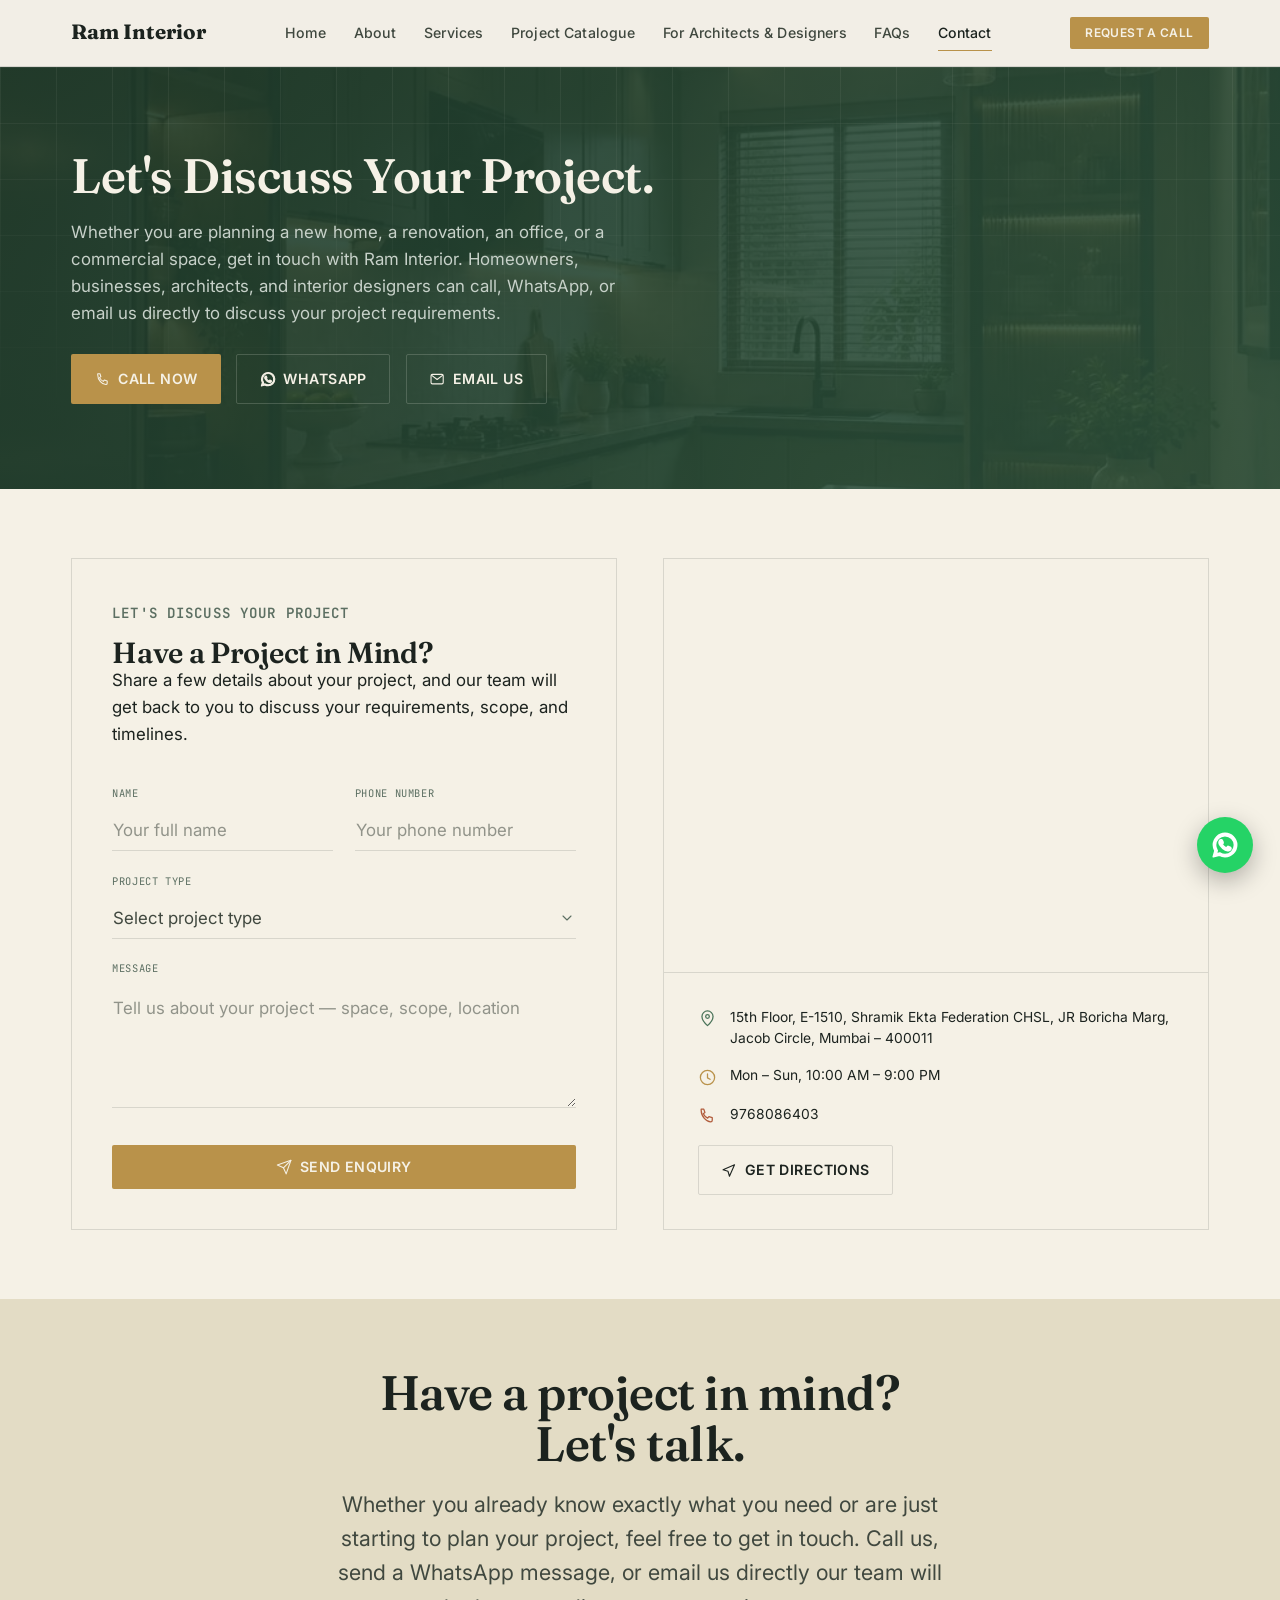
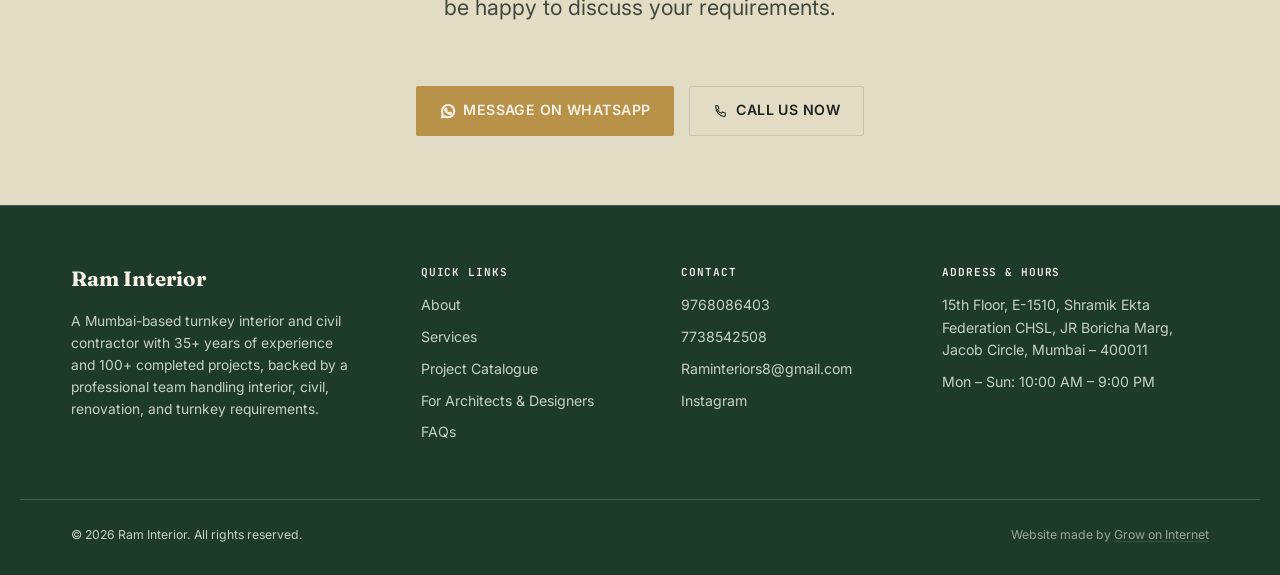
<file: pages/contact.html>
<!DOCTYPE html>
<html lang="en">
<head>
<meta charset="UTF-8">
<meta name="viewport" content="width=device-width, initial-scale=1.0">
<title>Contact Ram Interior | Mumbai Contractor — Call, WhatsApp or Email</title>
<meta name="description" content="Contact Ram Interior in Jacob Circle, Mumbai. Call or WhatsApp 9768086403 / 7738542508, email Raminteriors8@gmail.com. Open Monday–Sunday, 10 AM–9 PM.">
<link rel="canonical" href="https://www.raminteriorofficial.in/pages/contact.html">
<meta property="og:type" content="website">
<meta property="og:title" content="Contact Ram Interior | Mumbai Contractor — Call, WhatsApp or Email">
<meta property="og:description" content="Contact Ram Interior in Jacob Circle, Mumbai. Call or WhatsApp 9768086403 / 7738542508, email Raminteriors8@gmail.com. Open Monday–Sunday, 10 AM–9 PM.">
<meta property="og:url" content="https://www.raminteriorofficial.in/pages/contact.html">
<meta property="og:image" content="https://www.raminteriorofficial.in/images/og-image.jpg">
<meta property="og:image:width" content="1200">
<meta property="og:image:height" content="630">
<meta name="twitter:card" content="summary_large_image">
<meta name="twitter:title" content="Contact Ram Interior | Mumbai Contractor — Call, WhatsApp or Email">
<meta name="twitter:description" content="Contact Ram Interior in Jacob Circle, Mumbai. Call or WhatsApp 9768086403 / 7738542508, email Raminteriors8@gmail.com. Open Monday–Sunday, 10 AM–9 PM.">
<meta name="twitter:image" content="https://www.raminteriorofficial.in/images/og-image.jpg">
<meta property="og:locale" content="en_IN">
<meta name="geo.region" content="IN-MH">
<meta name="geo.placename" content="Mumbai">
<meta name="geo.position" content="18.9819;72.8258">
<meta name="ICBM" content="18.9819, 72.8258">
<link rel="preconnect" href="https://fonts.googleapis.com">
<link rel="preconnect" href="https://fonts.gstatic.com" crossorigin>
<link href="https://fonts.googleapis.com/css2?family=Fraunces:ital,wght@0,500;0,600;0,700;1,500&family=Inter:wght@400;500;600;700&family=JetBrains+Mono:wght@500;600&display=swap" rel="stylesheet">
<link rel="stylesheet" href="../css/style.css">
<meta name="google-site-verification" content="Xj8BKskClEvXFTMy7cRsdp9kQ3XSPj0Otj2shtShfQ4" />
<script type="application/ld+json">
{
  "@context": "https://schema.org",
  "@type": "GeneralContractor",
  "name": "Ram Interior",
  "image": "https://www.raminteriorofficial.in/images/og-image.jpg",
  "url": "https://www.raminteriorofficial.in/pages/contact.html",
  "telephone": "+91-9768086403",
  "email": "Raminteriors8@gmail.com",
  "address": {
    "@type": "PostalAddress",
    "streetAddress": "15th Floor, E-1510, Shramik Ekta Federation CHSL, JR Boricha Marg, Near Arthur Road Jail, Jacob Circle",
    "addressLocality": "Mumbai",
    "addressRegion": "Maharashtra",
    "postalCode": "400011",
    "addressCountry": "IN"
  },
  "geo": { "@type": "GeoCoordinates", "latitude": 18.9819, "longitude": 72.8258 },
  "openingHoursSpecification": {
    "@type": "OpeningHoursSpecification",
    "dayOfWeek": ["Monday","Tuesday","Wednesday","Thursday","Friday","Saturday","Sunday"],
    "opens": "10:00",
    "closes": "21:00"
  },
  "contactPoint": {
    "@type": "ContactPoint",
    "telephone": "+91-9768086403",
    "contactType": "customer service",
    "areaServed": "IN"
  },
  "sameAs": ["https://instagram.com/raminteroot"]
}
</script>
<script type="application/ld+json">
{
  "@context": "https://schema.org",
  "@type": "BreadcrumbList",
  "itemListElement": [
    {"@type":"ListItem","position":1,"name":"Home","item":"https://www.raminteriorofficial.in/"},
    {"@type":"ListItem","position":2,"name":"Contact","item":"https://www.raminteriorofficial.in/pages/contact.html"}
  ]
}
</script>
<link rel="icon" href="../favicon.ico" sizes="any">
<link rel="icon" href="../favicon.svg" type="image/svg+xml">
<link rel="icon" href="../images/icon-192.png" type="image/png" sizes="192x192">
<link rel="apple-touch-icon" href="../images/apple-touch-icon.png">
<meta name="theme-color" content="#2D523D">
<link rel="manifest" href="../manifest.json">
<!-- Google tag (gtag.js) -->
<script async src="https://www.googletagmanager.com/gtag/js?id=G-D74D0TCPS4"></script>
<script>
  window.dataLayer = window.dataLayer || [];
  function gtag(){dataLayer.push(arguments);}
  gtag('js', new Date());
  gtag('config', 'G-D74D0TCPS4');
</script>
</head>
<body>
<header class="site-header">
  <div class="wrap">
    <a href="../index.html" class="brand"><span class="brand-name">Ram Interior</span></a>
    <nav class="main-nav" id="mainNav">
      <a href="../index.html">Home</a>
      <a href="about.html">About</a>
      <a href="services.html">Services</a>
      <a href="catalogue.html">Project Catalogue</a>
      <a href="architects.html">For Architects &amp; Designers</a>
      <a href="faq.html">FAQs</a>
      <a href="contact.html" class="active">Contact</a>
    </nav>
    <div class="header-ctas">
      <button type="button" data-open-project-form class="btn btn-primary btn-sm">Request a Call</button>
      <button class="nav-toggle" aria-label="Toggle menu" aria-expanded="false"><span></span></button>
    </div>
  </div>
</header>

<section class="page-hero page-hero--contact">
  <div class="hero-grid" aria-hidden="true"></div>
  <div class="wrap">
    <h1>Let's Discuss Your Project.</h1>
    <p>Whether you are planning a new home, a renovation, an office, or a commercial space, get in touch with Ram Interior. Homeowners, businesses, architects, and interior designers can call, WhatsApp, or email us directly to discuss your project requirements.</p>
    <div class="hero-ctas" style="margin-top:1.8rem;">
      <a href="tel:+919768086403" class="btn btn-primary">
        <svg class="btn-icon" viewBox="0 0 24 24" fill="none" stroke="currentColor" stroke-width="1.6" stroke-linecap="round" stroke-linejoin="round"><path d="M4 4h3.3l1.4 4.2-2 1.6a12 12 0 0 0 5.5 5.5l1.6-2 4.2 1.4V18a2 2 0 0 1-2 2C10.6 20 4 13.4 4 5.5V4z"/></svg>
        <span>Call Now</span>
      </a>
      <a href="https://wa.me/919768086403?text=Hello%20Ram%20Interior%2C%20I%20would%20like%20to%20discuss%20my%20project.%20Please%20share%20more%20details." class="btn btn-outline-dark">
        <svg class="btn-icon" viewBox="0 0 24 24" fill="none" stroke="currentColor" stroke-width="1.5" stroke-linecap="round" stroke-linejoin="round"><path fill="currentColor" d="M12.04 2.13c-5.46 0-9.9 4.43-9.9 9.9 0 1.74.46 3.44 1.32 4.94L2 22l5.15-1.35a9.87 9.87 0 0 0 4.88 1.24h.01c5.46 0 9.9-4.44 9.9-9.9 0-2.64-1.03-5.13-2.9-6.99a9.82 9.82 0 0 0-7-2.87Zm0 18.13h-.01a8.2 8.2 0 0 1-4.19-1.15l-.3-.18-3.11.81.83-3.03-.2-.31a8.15 8.15 0 0 1-1.26-4.36c0-4.51 3.67-8.18 8.19-8.18 2.18 0 4.24.85 5.78 2.4a8.12 8.12 0 0 1 2.39 5.78c0 4.51-3.67 8.22-8.12 8.22Zm4.48-6.13c-.25-.12-1.46-.72-1.69-.81-.22-.08-.39-.12-.56.13-.17.25-.64.8-.78.97-.14.16-.29.18-.53.06-.25-.13-1.05-.38-1.99-1.22-.74-.65-1.23-1.46-1.38-1.71-.14-.25-.02-.38.11-.5.11-.11.25-.29.37-.43.12-.15.16-.25.25-.42.08-.16.04-.31-.02-.43-.06-.13-.56-1.34-.77-1.84-.2-.48-.4-.42-.56-.42h-.48c-.17 0-.44.06-.67.31-.23.25-.87.85-.87 2.07s.89 2.4 1.02 2.56c.12.16 1.75 2.67 4.24 3.74.59.26 1.06.41 1.42.52.6.19 1.14.16 1.57.1.48-.07 1.46-.6 1.67-1.18.21-.58.21-1.07.14-1.18-.06-.1-.23-.16-.48-.28Z"/></svg>
        <span>WhatsApp</span>
      </a>
      <a href="mailto:Raminteriors8@gmail.com" class="btn btn-outline-dark">
        <svg class="btn-icon" viewBox="0 0 24 24" fill="none" stroke="currentColor" stroke-width="1.6" stroke-linecap="round" stroke-linejoin="round"><rect x="3" y="5" width="18" height="14" rx="2"/><path d="M4 6.5l8 6 8-6"/></svg>
        <span>Email Us</span>
      </a>
    </div>
  </div>
</section>

<section class="section" data-reveal>
  <div class="wrap">
    <div class="contact-grid">

      <!-- Left — enquiry form -->
      <form class="enquiry-form" id="enquiryForm" autocomplete="on">
        <div>
          <span class="tag-mono">Let's Discuss Your Project</span>
          <h2>Have a Project in Mind?</h2>
          <p class="lede">Share a few details about your project, and our team will get back to you to discuss your requirements, scope, and timelines.</p>
        </div>

        <div class="form-fields">
          <div class="form-row">
            <div class="form-field">
              <label for="ef-name">Name</label>
              <input type="text" id="ef-name" name="name" placeholder="Your full name" required>
            </div>
            <div class="form-field">
              <label for="ef-phone">Phone Number</label>
              <input type="tel" id="ef-phone" name="phone" placeholder="Your phone number" required>
            </div>
          </div>
          <div class="form-field">
            <label for="ef-project-type">Project Type</label>
            <select id="ef-project-type" name="projectType" required>
              <option value="" disabled selected>Select project type</option>
              <option value="Room">Room</option>
              <option value="Flat / Apartment">Flat / Apartment</option>
              <option value="Home">Home</option>
              <option value="Bungalow">Bungalow</option>
              <option value="Villa">Villa</option>
              <option value="Office">Office</option>
              <option value="Commercial Space">Commercial Space</option>
              <option value="Retail / Shop">Retail / Shop</option>
              <option value="Building">Building</option>
              <option value="Renovation">Renovation</option>
              <option value="Civil Work">Civil Work</option>
              <option value="Interior Work">Interior Work</option>
              <option value="Turnkey Project">Turnkey Project</option>
              <option value="Other">Other</option>
            </select>
          </div>
          <div class="form-field">
            <label for="ef-message">Message</label>
            <textarea id="ef-message" name="message" rows="4" placeholder="Tell us about your project — space, scope, location"></textarea>
          </div>
        </div>

        <button type="submit" class="btn btn-primary form-submit">
          <svg class="btn-icon" viewBox="0 0 24 24" fill="none" stroke="currentColor" stroke-width="1.6" stroke-linecap="round" stroke-linejoin="round"><path d="M22 2L11 13"/><path d="M22 2l-7 20-4-9-9-4 20-7z"/></svg>
          <span>Send Enquiry</span>
        </button>
      </form>

      <!-- Right — map + location -->
      <div class="location-col">
        <div class="map-embed">
          <iframe
            loading="lazy"
            referrerpolicy="strict-origin-when-cross-origin"
            title="Ram Interior location map"
            src="https://www.google.com/maps/embed?pb=!1m18!1m12!1m3!1d120767.52480333595!2d72.76762947192593!3d18.932051431000392!2m3!1f0!2f0!3f0!3m2!1i1024!2i768!4f13.1!3m3!1m2!1s0x3be7cf731040439b%3A0xcc07859726ea0bfb!2sRam%20Interior!5e0!3m2!1sen!2sin!4v1787824109570!5m2!1sen!2sin"
            allowfullscreen>
          </iframe>
        </div>
        <div class="location-info">
          <div class="location-info-rows">
            <div class="location-info-row">
              <svg class="info-icon" viewBox="0 0 24 24" fill="none" stroke="currentColor" stroke-width="1.6" stroke-linecap="round" stroke-linejoin="round"><path d="M12 21s-7-6.2-7-11.5A7 7 0 0 1 19 9.5C19 14.8 12 21 12 21z"/><circle cx="12" cy="9.5" r="2.3"/></svg>
              <p>15th Floor, E-1510, Shramik Ekta Federation CHSL, JR Boricha Marg, Jacob Circle, Mumbai – 400011</p>
            </div>
            <div class="location-info-row">
              <svg class="info-icon" viewBox="0 0 24 24" fill="none" stroke="currentColor" stroke-width="1.6" stroke-linecap="round" stroke-linejoin="round"><circle cx="12" cy="12" r="9"/><path d="M12 7.5v5l3.2 1.8"/></svg>
              <p>Mon – Sun, 10:00 AM – 9:00 PM</p>
            </div>
            <div class="location-info-row">
              <svg class="info-icon" viewBox="0 0 24 24" fill="none" stroke="currentColor" stroke-width="1.6" stroke-linecap="round" stroke-linejoin="round"><path d="M4 4h3.3l1.4 4.2-2 1.6a12 12 0 0 0 5.5 5.5l1.6-2 4.2 1.4V18a2 2 0 0 1-2 2C10.6 20 4 13.4 4 5.5V4z"/></svg>
              <a href="tel:+919768086403">9768086403</a>
            </div>
          </div>
          <a href="https://www.google.com/maps/search/?api=1&query=Shramik+Ekta+Federation+CHSL+JR+Boricha+Marg+Jacob+Circle+Mumbai" target="_blank" rel="noopener" class="btn btn-ghost">
            <svg class="btn-icon" viewBox="0 0 24 24" fill="none" stroke="currentColor" stroke-width="1.6" stroke-linecap="round" stroke-linejoin="round"><path d="M3 11.5L20 4l-7.5 17-2.2-7.3L3 11.5z"/></svg>
            <span>Get Directions</span>
          </a>
        </div>
      </div>

    </div>
  </div>
</section>

<section class="section tint" data-reveal>
  <div class="wrap">
    <div class="section-head center" style="margin-inline:auto;">
      <h2>Have a project in mind? Let's talk.</h2>
      <p style="margin-inline:auto;">Whether you already know exactly what you need or are just starting to plan your project, feel free to get in touch. Call us, send a WhatsApp message, or email us directly our team will be happy to discuss your requirements.</p>
    </div>
    <div class="hero-ctas center">
      <a href="https://wa.me/919768086403?text=Hi%20Ram%20Interior%2C%20I%27d%20like%20to%20discuss%20a%20project." class="btn btn-primary">
        <svg class="btn-icon" viewBox="0 0 24 24" fill="none" stroke="currentColor" stroke-width="1.5" stroke-linecap="round" stroke-linejoin="round"><path fill="currentColor" d="M12.04 2.13c-5.46 0-9.9 4.43-9.9 9.9 0 1.74.46 3.44 1.32 4.94L2 22l5.15-1.35a9.87 9.87 0 0 0 4.88 1.24h.01c5.46 0 9.9-4.44 9.9-9.9 0-2.64-1.03-5.13-2.9-6.99a9.82 9.82 0 0 0-7-2.87Zm0 18.13h-.01a8.2 8.2 0 0 1-4.19-1.15l-.3-.18-3.11.81.83-3.03-.2-.31a8.15 8.15 0 0 1-1.26-4.36c0-4.51 3.67-8.18 8.19-8.18 2.18 0 4.24.85 5.78 2.4a8.12 8.12 0 0 1 2.39 5.78c0 4.51-3.67 8.22-8.12 8.22Zm4.48-6.13c-.25-.12-1.46-.72-1.69-.81-.22-.08-.39-.12-.56.13-.17.25-.64.8-.78.97-.14.16-.29.18-.53.06-.25-.13-1.05-.38-1.99-1.22-.74-.65-1.23-1.46-1.38-1.71-.14-.25-.02-.38.11-.5.11-.11.25-.29.37-.43.12-.15.16-.25.25-.42.08-.16.04-.31-.02-.43-.06-.13-.56-1.34-.77-1.84-.2-.48-.4-.42-.56-.42h-.48c-.17 0-.44.06-.67.31-.23.25-.87.85-.87 2.07s.89 2.4 1.02 2.56c.12.16 1.75 2.67 4.24 3.74.59.26 1.06.41 1.42.52.6.19 1.14.16 1.57.1.48-.07 1.46-.6 1.67-1.18.21-.58.21-1.07.14-1.18-.06-.1-.23-.16-.48-.28Z"/></svg>
        <span>Message on WhatsApp</span>
      </a>
      <a href="tel:+919768086403" class="btn btn-ghost">
        <svg class="btn-icon" viewBox="0 0 24 24" fill="none" stroke="currentColor" stroke-width="1.6" stroke-linecap="round" stroke-linejoin="round"><path d="M4 4h3.3l1.4 4.2-2 1.6a12 12 0 0 0 5.5 5.5l1.6-2 4.2 1.4V18a2 2 0 0 1-2 2C10.6 20 4 13.4 4 5.5V4z"/></svg>
        <span>Call Us Now</span>
      </a>
    </div>
  </div>
</section>

<footer class="site-footer">
  <div class="wrap footer-grid">
    <div class="footer-brand"><span class="brand-name">Ram Interior</span><p>A Mumbai-based turnkey interior and civil contractor with 35+ years of experience and 100+ completed projects, backed by a professional team handling interior, civil, renovation, and turnkey requirements.</p></div>
    <div><h3>Quick Links</h3><ul><li><a href="about.html">About</a></li><li><a href="services.html">Services</a></li><li><a href="catalogue.html">Project Catalogue</a></li><li><a href="architects.html">For Architects &amp; Designers</a></li><li><a href="faq.html">FAQs</a></li></ul></div>
    <div><h3>Contact</h3><ul><li><a href="tel:+919768086403">9768086403</a></li><li><a href="tel:+917738542508">7738542508</a></li><li><a href="mailto:Raminteriors8@gmail.com">Raminteriors8@gmail.com</a></li><li><a href="https://instagram.com/raminteroot" target="_blank" rel="noopener">Instagram</a></li></ul></div>
    <div><h3>Address &amp; Hours</h3><ul><li>15th Floor, E-1510, Shramik Ekta Federation CHSL, JR Boricha Marg, Jacob Circle, Mumbai – 400011</li><li>Mon – Sun: 10:00 AM – 9:00 PM</li></ul></div>
  </div>
  <div class="wrap footer-bottom"><span>© 2026 Ram Interior. All rights reserved.</span><span class="credit">Website made by <a href="https://www.growoninternet.com" target="_blank" rel="noopener">Grow on Internet</a></span></div>
</footer>

<!-- Floating WhatsApp -->
<a href="https://wa.me/919768086403?text=Hello%20Ram%20Interior%2C%20I%20would%20like%20to%20discuss%20my%20project.%20Please%20share%20more%20details." class="fab-whatsapp" aria-label="Chat with Ram Interior on WhatsApp" target="_blank" rel="noopener">
  <svg viewBox="0 0 24 24" fill="none" stroke="currentColor" stroke-width="1.5" stroke-linecap="round" stroke-linejoin="round"><path fill="currentColor" d="M12.04 2.13c-5.46 0-9.9 4.43-9.9 9.9 0 1.74.46 3.44 1.32 4.94L2 22l5.15-1.35a9.87 9.87 0 0 0 4.88 1.24h.01c5.46 0 9.9-4.44 9.9-9.9 0-2.64-1.03-5.13-2.9-6.99a9.82 9.82 0 0 0-7-2.87Zm0 18.13h-.01a8.2 8.2 0 0 1-4.19-1.15l-.3-.18-3.11.81.83-3.03-.2-.31a8.15 8.15 0 0 1-1.26-4.36c0-4.51 3.67-8.18 8.19-8.18 2.18 0 4.24.85 5.78 2.4a8.12 8.12 0 0 1 2.39 5.78c0 4.51-3.67 8.22-8.12 8.22Zm4.48-6.13c-.25-.12-1.46-.72-1.69-.81-.22-.08-.39-.12-.56.13-.17.25-.64.8-.78.97-.14.16-.29.18-.53.06-.25-.13-1.05-.38-1.99-1.22-.74-.65-1.23-1.46-1.38-1.71-.14-.25-.02-.38.11-.5.11-.11.25-.29.37-.43.12-.15.16-.25.25-.42.08-.16.04-.31-.02-.43-.06-.13-.56-1.34-.77-1.84-.2-.48-.4-.42-.56-.42h-.48c-.17 0-.44.06-.67.31-.23.25-.87.85-.87 2.07s.89 2.4 1.02 2.56c.12.16 1.75 2.67 4.24 3.74.59.26 1.06.41 1.42.52.6.19 1.14.16 1.57.1.48-.07 1.46-.6 1.67-1.18.21-.58.21-1.07.14-1.18-.06-.1-.23-.16-.48-.28Z"/></svg>
</a>

<!-- Back to top -->
<button type="button" class="back-to-top" id="backToTop" aria-label="Back to top">
  <svg viewBox="0 0 24 24" fill="none" stroke="currentColor" stroke-width="2" stroke-linecap="round" stroke-linejoin="round"><path d="M12 19V5M5 12l7-7 7 7"/></svg>
</button>

<!-- Project enquiry modal (opened by "Discuss Your Project" on Home, and by the popup) -->
<div class="site-modal" id="projectFormModal" role="dialog" aria-modal="true" aria-labelledby="projectFormTitle">
  <div class="site-modal-card">
    <button type="button" class="site-modal-close" data-close-modal aria-label="Close">✕</button>
    <span class="tag-mono">Let's Discuss Your Project</span>
    <h3 id="projectFormTitle">Have a Project in Mind?</h3>
    <p class="lede">Share a few details and our team will get back to you to discuss your requirements, scope, and timelines.</p>
    <form class="modal-enquiry-form" id="modalEnquiryForm" autocomplete="on">
      <div class="form-fields">
        <div class="form-row">
          <div class="form-field">
            <label for="mf-name">Name</label>
            <input type="text" id="mf-name" name="name" placeholder="Your full name" required>
          </div>
          <div class="form-field">
            <label for="mf-phone">Phone Number</label>
            <input type="tel" id="mf-phone" name="phone" placeholder="Your phone number" required>
          </div>
        </div>
        <div class="form-field">
          <label for="mf-project-type">Project Type</label>
          <select id="mf-project-type" name="projectType" required>
            <option value="" disabled selected>Select project type</option>
            <option value="Room">Room</option>
            <option value="Flat / Apartment">Flat / Apartment</option>
            <option value="Home">Home</option>
            <option value="Bungalow">Bungalow</option>
            <option value="Villa">Villa</option>
            <option value="Office">Office</option>
            <option value="Commercial Space">Commercial Space</option>
            <option value="Retail / Shop">Retail / Shop</option>
            <option value="Building">Building</option>
            <option value="Renovation">Renovation</option>
            <option value="Civil Work">Civil Work</option>
            <option value="Interior Work">Interior Work</option>
            <option value="Turnkey Project">Turnkey Project</option>
            <option value="Other">Other</option>
          </select>
        </div>
        <div class="form-field">
          <label for="mf-message">Message</label>
          <textarea id="mf-message" name="message" rows="3" placeholder="Tell us about your project — space, scope, location"></textarea>
        </div>
      </div>
      <button type="submit" class="btn btn-primary form-submit" style="margin-top:1.4rem;">
        <svg class="btn-icon" viewBox="0 0 24 24" fill="none" stroke="currentColor" stroke-width="1.6" stroke-linecap="round" stroke-linejoin="round"><path d="M22 2L11 13"/><path d="M22 2l-7 20-4-9-9-4 20-7z"/></svg>
        <span>Send Enquiry</span>
      </button>
    </form>
  </div>
</div>

<!-- Lead-generation popup (auto-opens once per session, ~12s in) -->
<div class="site-modal" id="leadPopupModal" role="dialog" aria-modal="true" aria-labelledby="leadPopupTitle">
  <div class="site-modal-card">
    <button type="button" class="site-modal-close" data-close-modal aria-label="Close">✕</button>
    <span class="tag-mono">Get a Quote</span>
    <h3 id="leadPopupTitle">Planning a Project?</h3>
    <p class="lede">Tell us a little about it and Ram Interior's team will get in touch to discuss your requirements.</p>
    <form class="modal-enquiry-form" id="popupEnquiryForm" autocomplete="on">
      <div class="form-fields">
        <div class="form-row">
          <div class="form-field">
            <label for="pf-name">Name</label>
            <input type="text" id="pf-name" name="name" placeholder="Your full name" required>
          </div>
          <div class="form-field">
            <label for="pf-phone">Phone Number</label>
            <input type="tel" id="pf-phone" name="phone" placeholder="Your phone number" required>
          </div>
        </div>
        <div class="form-field">
          <label for="pf-project-type">Project Type</label>
          <select id="pf-project-type" name="projectType" required>
            <option value="" disabled selected>Select project type</option>
            <option value="Room">Room</option>
            <option value="Flat / Apartment">Flat / Apartment</option>
            <option value="Home">Home</option>
            <option value="Bungalow">Bungalow</option>
            <option value="Villa">Villa</option>
            <option value="Office">Office</option>
            <option value="Commercial Space">Commercial Space</option>
            <option value="Retail / Shop">Retail / Shop</option>
            <option value="Building">Building</option>
            <option value="Renovation">Renovation</option>
            <option value="Civil Work">Civil Work</option>
            <option value="Interior Work">Interior Work</option>
            <option value="Turnkey Project">Turnkey Project</option>
            <option value="Other">Other</option>
          </select>
        </div>
      </div>
      <button type="submit" class="btn btn-primary form-submit" style="margin-top:1.4rem;">
        <svg class="btn-icon" viewBox="0 0 24 24" fill="none" stroke="currentColor" stroke-width="1.6" stroke-linecap="round" stroke-linejoin="round"><path d="M22 2L11 13"/><path d="M22 2l-7 20-4-9-9-4 20-7z"/></svg>
        <span>Send Enquiry</span>
      </button>
    </form>
  </div>
</div>
<script src="../js/main.js"></script>
</body>
</html>
</file>
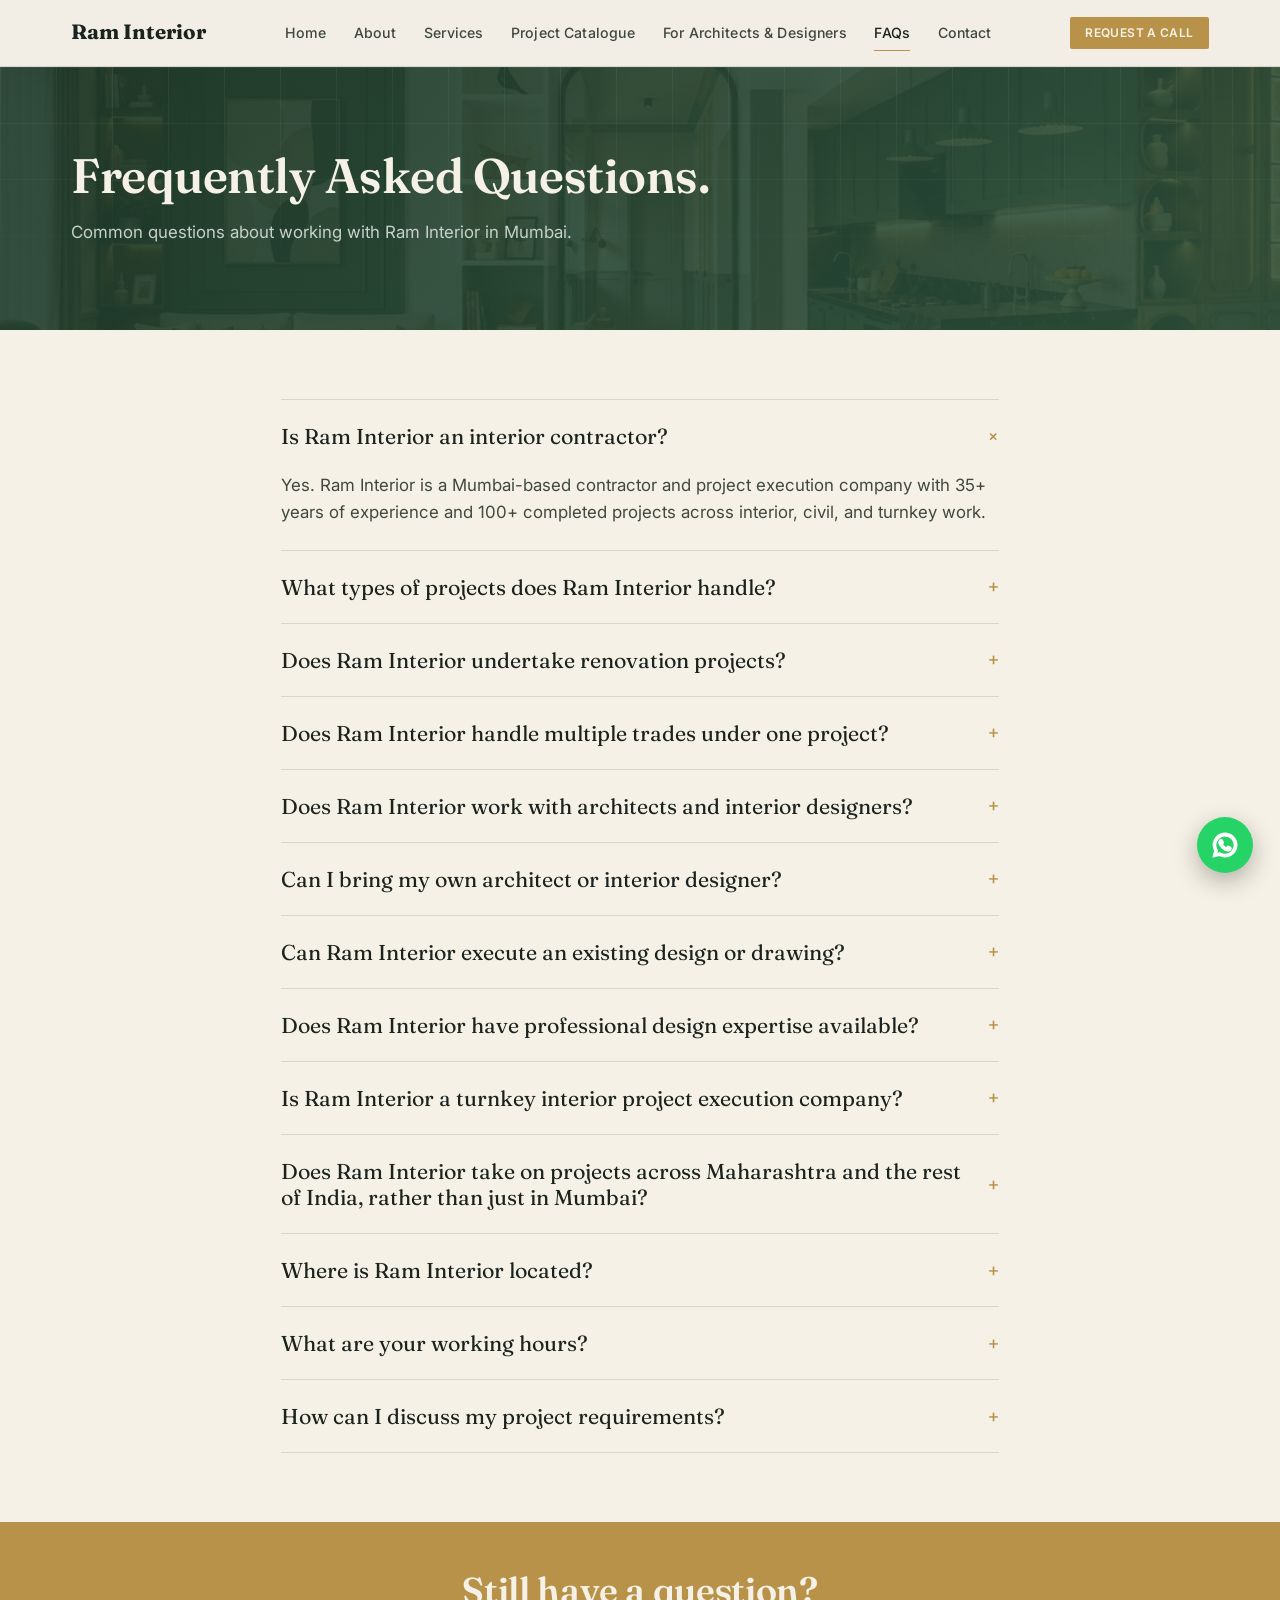
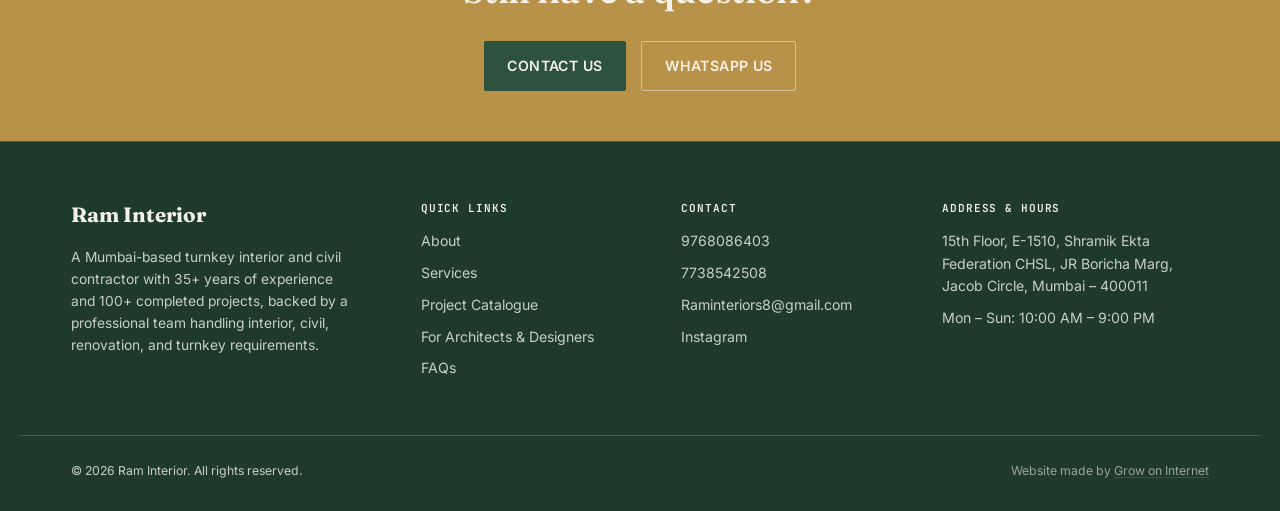
<file: pages/faq.html>
<!DOCTYPE html>
<html lang="en">
<head>
<meta charset="UTF-8">
<meta name="viewport" content="width=device-width, initial-scale=1.0">
<title>FAQs | Ram Interior — Contractor & Project Execution Company, Mumbai</title>
<meta name="description" content="Answers to common questions about Ram Interior — a Mumbai-based contractor and project execution company working with homeowners, architects and interior designers.">
<link rel="canonical" href="https://www.raminteriorofficial.in/pages/faq.html">
<meta property="og:type" content="website">
<meta property="og:title" content="FAQs | Ram Interior — Contractor & Project Execution Company, Mumbai">
<meta property="og:description" content="Answers to common questions about Ram Interior — a Mumbai-based contractor and project execution company working with homeowners, architects and interior designers.">
<meta property="og:url" content="https://www.raminteriorofficial.in/pages/faq.html">
<meta property="og:image" content="https://www.raminteriorofficial.in/images/og-image.jpg">
<meta property="og:image:width" content="1200">
<meta property="og:image:height" content="630">
<meta name="twitter:card" content="summary_large_image">
<meta name="twitter:title" content="FAQs | Ram Interior — Contractor & Project Execution Company, Mumbai">
<meta name="twitter:description" content="Answers to common questions about Ram Interior — a Mumbai-based contractor and project execution company working with homeowners, architects and interior designers.">
<meta name="twitter:image" content="https://www.raminteriorofficial.in/images/og-image.jpg">
<meta property="og:locale" content="en_IN">
<meta name="geo.region" content="IN-MH">
<meta name="geo.placename" content="Mumbai">
<meta name="geo.position" content="18.9819;72.8258">
<meta name="ICBM" content="18.9819, 72.8258">
<link rel="preconnect" href="https://fonts.googleapis.com">
<link rel="preconnect" href="https://fonts.gstatic.com" crossorigin>
<link href="https://fonts.googleapis.com/css2?family=Fraunces:ital,wght@0,500;0,600;0,700;1,500&family=Inter:wght@400;500;600;700&family=JetBrains+Mono:wght@500;600&display=swap" rel="stylesheet">
<link rel="stylesheet" href="../css/style.css">
<script type="application/ld+json">
{
  "@context": "https://schema.org",
  "@type": "FAQPage",
  "mainEntity": [
    {"@type":"Question","name":"Is Ram Interior an interior contractor?","acceptedAnswer":{"@type":"Answer","text":"Yes. Ram Interior is a Mumbai-based contractor and project execution company with 35+ years of experience and 100+ completed projects across interior, civil and turnkey work."}},
    {"@type":"Question","name":"Does Ram Interior work with architects and interior designers?","acceptedAnswer":{"@type":"Answer","text":"Yes. Ram Interior collaborates with architects and interior designers as a contracting and execution partner, working from their drawings, BOQs and specifications."}},
    {"@type":"Question","name":"Can I bring my own architect or interior designer?","acceptedAnswer":{"@type":"Answer","text":"Yes. Clients are welcome to bring their own architect or interior designer, and Ram Interior will coordinate execution directly with that design team."}},
    {"@type":"Question","name":"Can Ram Interior execute an existing design or drawing?","acceptedAnswer":{"@type":"Answer","text":"Yes. Ram Interior can execute an existing design, drawing or BOQ provided by a client, architect or interior designer, coordinating the trades needed to deliver it on site."}},
    {"@type":"Question","name":"Does Ram Interior have professional design expertise available?","acceptedAnswer":{"@type":"Answer","text":"Yes. Ram Interior is supported by a professional team that includes architects and interior designers, available for projects that need planning or design support."}},
    {"@type":"Question","name":"What types of projects does Ram Interior handle?","acceptedAnswer":{"@type":"Answer","text":"Ram Interior handles residential and commercial projects — rooms, flats, homes, bungalows, offices and buildings — across interior, civil and turnkey execution in Mumbai."}},
    {"@type":"Question","name":"Does Ram Interior handle multiple trades under one project?","acceptedAnswer":{"@type":"Answer","text":"Yes. Ram Interior coordinates civil, interior, furniture, electrical, plumbing and mechanical work under a single, accountable execution partner."}},
    {"@type":"Question","name":"Does Ram Interior undertake renovation projects?","acceptedAnswer":{"@type":"Answer","text":"Yes. Renovation and remodelling work is part of Ram Interior's project execution services for homeowners and businesses in Mumbai."}},
    {"@type":"Question","name":"Where is Ram Interior located?","acceptedAnswer":{"@type":"Answer","text":"15th Floor, E-1510, Shramik Ekta Federation CHSL, JR Boricha Marg, Near Arthur Road Jail, Jacob Circle, Mumbai, Maharashtra – 400011."}},
    {"@type":"Question","name":"What are your working hours?","acceptedAnswer":{"@type":"Answer","text":"Ram Interior operates Monday to Sunday, 10:00 AM to 9:00 PM."}},
    {"@type":"Question","name":"Does Ram Interior take on projects across Maharashtra, not just Mumbai?","acceptedAnswer":{"@type":"Answer","text":"Yes. While based in Mumbai, Ram Interior works as a turnkey construction and renovation contractor in Maharashtra, providing interior project execution services in Maharashtra depending on project location and scope."}},
    {"@type":"Question","name":"Is Ram Interior a turnkey interior project execution company?","acceptedAnswer":{"@type":"Answer","text":"Yes. Ram Interior operates as a turnkey interior project execution company in India, coordinating civil, interior, furniture and MEP work under one accountable execution partner for residential and commercial projects."}},
    {"@type":"Question","name":"How can I discuss my project requirements?","acceptedAnswer":{"@type":"Answer","text":"You can call or WhatsApp Ram Interior at 9768086403 or 9768086403, email Raminteriors8@gmail.com, or use the contact form on this website."}}
  ]
}
</script>
<meta name="google-site-verification" content="Xj8BKskClEvXFTMy7cRsdp9kQ3XSPj0Otj2shtShfQ4" />
<script type="application/ld+json">
{
  "@context": "https://schema.org",
  "@type": "BreadcrumbList",
  "itemListElement": [
    {"@type":"ListItem","position":1,"name":"Home","item":"https://www.raminteriorofficial.in/"},
    {"@type":"ListItem","position":2,"name":"FAQs","item":"https://www.raminteriorofficial.in/pages/faq.html"}
  ]
}
</script>
<link rel="icon" href="../favicon.ico" sizes="any">
<link rel="icon" href="../favicon.svg" type="image/svg+xml">
<link rel="icon" href="../images/icon-192.png" type="image/png" sizes="192x192">
<link rel="apple-touch-icon" href="../images/apple-touch-icon.png">
<meta name="theme-color" content="#2D523D">
<link rel="manifest" href="../manifest.json">
<!-- Google tag (gtag.js) -->
<script async src="https://www.googletagmanager.com/gtag/js?id=G-D74D0TCPS4"></script>
<script>
  window.dataLayer = window.dataLayer || [];
  function gtag(){dataLayer.push(arguments);}
  gtag('js', new Date());
  gtag('config', 'G-D74D0TCPS4');
</script>
</head>
<body>
<header class="site-header">
  <div class="wrap">
    <a href="../index.html" class="brand"><span class="brand-name">Ram Interior</span></a>
    <nav class="main-nav" id="mainNav">
      <a href="../index.html">Home</a>
      <a href="about.html">About</a>
      <a href="services.html">Services</a>
      <a href="catalogue.html">Project Catalogue</a>
      <a href="architects.html">For Architects &amp; Designers</a>
      <a href="faq.html" class="active">FAQs</a>
      <a href="contact.html">Contact</a>
    </nav>
    <div class="header-ctas">
      <button type="button" data-open-project-form class="btn btn-primary btn-sm">Request a Call</button>
      <button class="nav-toggle" aria-label="Toggle menu" aria-expanded="false"><span></span></button>
    </div>
  </div>
</header>

<section class="page-hero page-hero--faq">
  <div class="hero-grid" aria-hidden="true"></div>
  <div class="wrap">
    <h1>Frequently Asked Questions.</h1>
    <p>Common questions about working with Ram Interior in Mumbai.</p>
  </div>
</section>

<section class="section" data-reveal> 
  <div class="wrap" style="max-width:820px;"> 
    <div class="faq-list"> 
      <div class="faq-item" data-open="true"> 
        <button class="faq-q"><span>Is Ram Interior an interior contractor?</span><span class="plus">+</span></button> 
        <div class="faq-a"><p>Yes. Ram Interior is a Mumbai-based contractor and project execution company with 35+ years of experience and 100+ completed projects across interior, civil, and turnkey work.</p></div> 
      </div> 
      <div class="faq-item" data-open="false"> 
        <button class="faq-q"><span>What types of projects does Ram Interior handle?</span><span class="plus">+</span></button> 
        <div class="faq-a"><p>Ram Interior handles residential and commercial projects — including individual rooms, flats, homes, bungalows, offices, and buildings — across interior, civil, and turnkey execution.</p></div> 
      </div> 
      <div class="faq-item" data-open="false"> 
        <button class="faq-q"><span>Does Ram Interior undertake renovation projects?</span><span class="plus">+</span></button> 
        <div class="faq-a"><p>Yes. Complete renovation and remodeling work is a core part of our project execution services for homeowners and businesses.</p></div> 
      </div> 
      <div class="faq-item" data-open="false"> 
        <button class="faq-q"><span>Does Ram Interior handle multiple trades under one project?</span><span class="plus">+</span></button> 
        <div class="faq-a"><p>Yes. We seamlessly coordinate civil, interior, custom furniture, electrical, plumbing, and mechanical work under a single, accountable execution team.</p></div> 
      </div> 
      <div class="faq-item" data-open="false"> 
        <button class="faq-q"><span>Does Ram Interior work with architects and interior designers?</span><span class="plus">+</span></button> 
        <div class="faq-a"><p>Yes. We frequently collaborate with independent architects and interior designers as their contracting and execution partner, bringing their drawings, BOQs, and specifications to life.</p></div> 
      </div> 
      <div class="faq-item" data-open="false"> 
        <button class="faq-q"><span>Can I bring my own architect or interior designer?</span><span class="plus">+</span></button> 
        <div class="faq-a"><p>Absolutely. Clients are welcome to bring their own design teams. We will coordinate the entire execution directly with them.</p></div> 
      </div> 
      <div class="faq-item" data-open="false"> 
        <button class="faq-q"><span>Can Ram Interior execute an existing design or drawing?</span><span class="plus">+</span></button> 
        <div class="faq-a"><p>Yes. If you already have an existing design, drawing, or BOQ provided by a designer, we can take over the site coordination and execute it flawlessly.</p></div> 
      </div> 
      <div class="faq-item" data-open="false"> 
        <button class="faq-q"><span>Does Ram Interior have professional design expertise available?</span><span class="plus">+</span></button> 
        <div class="faq-a"><p>Yes. For projects that require layout planning or design support from scratch, we are backed by an in-house professional team of architects and interior designers.</p></div> 
      </div> 
      <div class="faq-item" data-open="false"> 
        <button class="faq-q"><span>Is Ram Interior a turnkey interior project execution company?</span><span class="plus">+</span></button> 
        <div class="faq-a"><p>Yes. We operate as a turnkey interior project execution company in India, managing everything from structural changes to final finishing touches.</p></div> 
      </div> 
      <div class="faq-item" data-open="false"> 
        <button class="faq-q"><span>Does Ram Interior take on projects across Maharashtra and the rest of India, rather than just in Mumbai?</span><span class="plus">+</span></button> 
        <div class="faq-a"><p>Yes. While we are primarily based in Mumbai, we take on turnkey construction and renovation contracts across Maharashtra and the rest of India, depending on the project's scale and scope.</p></div> 
      </div> 
      <div class="faq-item" data-open="false"> 
        <button class="faq-q"><span>Where is Ram Interior located?</span><span class="plus">+</span></button> 
        <div class="faq-a"><p>15th Floor, E-1510, Shramik Ekta Federation CHSL, JR Boricha Marg, Near Arthur Road Jail, Jacob Circle, Mumbai, Maharashtra – 400011.</p></div> 
      </div> 
      <div class="faq-item" data-open="false"> 
        <button class="faq-q"><span>What are your working hours?</span><span class="plus">+</span></button> 
        <div class="faq-a"><p>We operate Monday to Sunday, from 10:00 AM to 9:00 PM.</p></div> 
      </div> 
      <div class="faq-item" data-open="false"> 
        <button class="faq-q"><span>How can I discuss my project requirements?</span><span class="plus">+</span></button> 
        <div class="faq-a"><p>You can call or WhatsApp us at <strong>+91 9768086403</strong>, email us at <strong>Raminteriors8@gmail.com</strong>, or fill out the contact form on our website.</p></div> 
      </div> 
    </div> 
  </div> 
</section>

<section class="cta-band">
  <div class="wrap">
    <h2>Still have a question?</h2>
    <div class="btns">
      <a href="contact.html" class="btn btn-primary">Contact Us</a>
      <a href="https://wa.me/919768086403?text=Hello%20Ram%20Interior%2C%20I%20would%20like%20to%20discuss%20my%20project.%20Please%20share%20more%20details." class="btn btn-ghost">WhatsApp Us</a>
    </div>
  </div>
</section>

<footer class="site-footer">
  <div class="wrap footer-grid">
    <div class="footer-brand"><span class="brand-name">Ram Interior</span><p>A Mumbai-based turnkey interior and civil contractor with 35+ years of experience and 100+ completed projects, backed by a professional team handling interior, civil, renovation, and turnkey requirements.</p></div>
    <div><h3>Quick Links</h3><ul><li><a href="about.html">About</a></li><li><a href="services.html">Services</a></li><li><a href="catalogue.html">Project Catalogue</a></li><li><a href="architects.html">For Architects &amp; Designers</a></li><li><a href="faq.html">FAQs</a></li></ul></div>
    <div><h3>Contact</h3><ul><li><a href="tel:+919768086403">9768086403</a></li><li><a href="tel:+917738542508">7738542508</a></li><li><a href="mailto:Raminteriors8@gmail.com">Raminteriors8@gmail.com</a></li><li><a href="https://instagram.com/raminteroot" target="_blank" rel="noopener">Instagram</a></li></ul></div>
    <div><h3>Address &amp; Hours</h3><ul><li>15th Floor, E-1510, Shramik Ekta Federation CHSL, JR Boricha Marg, Jacob Circle, Mumbai – 400011</li><li>Mon – Sun: 10:00 AM – 9:00 PM</li></ul></div>
  </div>
  <div class="wrap footer-bottom"><span>© 2026 Ram Interior. All rights reserved.</span><span class="credit">Website made by <a href="https://www.growoninternet.com" target="_blank" rel="noopener">Grow on Internet</a></span></div>
</footer>

<!-- Floating WhatsApp -->
<a href="https://wa.me/919768086403?text=Hello%20Ram%20Interior%2C%20I%20would%20like%20to%20discuss%20my%20project.%20Please%20share%20more%20details." class="fab-whatsapp" aria-label="Chat with Ram Interior on WhatsApp" target="_blank" rel="noopener">
  <svg viewBox="0 0 24 24" fill="none" stroke="currentColor" stroke-width="1.5" stroke-linecap="round" stroke-linejoin="round"><path fill="currentColor" d="M12.04 2.13c-5.46 0-9.9 4.43-9.9 9.9 0 1.74.46 3.44 1.32 4.94L2 22l5.15-1.35a9.87 9.87 0 0 0 4.88 1.24h.01c5.46 0 9.9-4.44 9.9-9.9 0-2.64-1.03-5.13-2.9-6.99a9.82 9.82 0 0 0-7-2.87Zm0 18.13h-.01a8.2 8.2 0 0 1-4.19-1.15l-.3-.18-3.11.81.83-3.03-.2-.31a8.15 8.15 0 0 1-1.26-4.36c0-4.51 3.67-8.18 8.19-8.18 2.18 0 4.24.85 5.78 2.4a8.12 8.12 0 0 1 2.39 5.78c0 4.51-3.67 8.22-8.12 8.22Zm4.48-6.13c-.25-.12-1.46-.72-1.69-.81-.22-.08-.39-.12-.56.13-.17.25-.64.8-.78.97-.14.16-.29.18-.53.06-.25-.13-1.05-.38-1.99-1.22-.74-.65-1.23-1.46-1.38-1.71-.14-.25-.02-.38.11-.5.11-.11.25-.29.37-.43.12-.15.16-.25.25-.42.08-.16.04-.31-.02-.43-.06-.13-.56-1.34-.77-1.84-.2-.48-.4-.42-.56-.42h-.48c-.17 0-.44.06-.67.31-.23.25-.87.85-.87 2.07s.89 2.4 1.02 2.56c.12.16 1.75 2.67 4.24 3.74.59.26 1.06.41 1.42.52.6.19 1.14.16 1.57.1.48-.07 1.46-.6 1.67-1.18.21-.58.21-1.07.14-1.18-.06-.1-.23-.16-.48-.28Z"/></svg>
</a>

<!-- Back to top -->
<button type="button" class="back-to-top" id="backToTop" aria-label="Back to top">
  <svg viewBox="0 0 24 24" fill="none" stroke="currentColor" stroke-width="2" stroke-linecap="round" stroke-linejoin="round"><path d="M12 19V5M5 12l7-7 7 7"/></svg>
</button>

<!-- Project enquiry modal (opened by "Discuss Your Project" on Home, and by the popup) -->
<div class="site-modal" id="projectFormModal" role="dialog" aria-modal="true" aria-labelledby="projectFormTitle">
  <div class="site-modal-card">
    <button type="button" class="site-modal-close" data-close-modal aria-label="Close">✕</button>
    <span class="tag-mono">Let's Discuss Your Project</span>
    <h3 id="projectFormTitle">Have a Project in Mind?</h3>
    <p class="lede">Share a few details and our team will get back to you to discuss your requirements, scope, and timelines.</p>
    <form class="modal-enquiry-form" id="modalEnquiryForm" autocomplete="on">
      <div class="form-fields">
        <div class="form-row">
          <div class="form-field">
            <label for="mf-name">Name</label>
            <input type="text" id="mf-name" name="name" placeholder="Your full name" required>
          </div>
          <div class="form-field">
            <label for="mf-phone">Phone Number</label>
            <input type="tel" id="mf-phone" name="phone" placeholder="Your phone number" required>
          </div>
        </div>
        <div class="form-field">
          <label for="mf-project-type">Project Type</label>
          <select id="mf-project-type" name="projectType" required>
            <option value="" disabled selected>Select project type</option>
            <option value="Room">Room</option>
            <option value="Flat / Apartment">Flat / Apartment</option>
            <option value="Home">Home</option>
            <option value="Bungalow">Bungalow</option>
            <option value="Villa">Villa</option>
            <option value="Office">Office</option>
            <option value="Commercial Space">Commercial Space</option>
            <option value="Retail / Shop">Retail / Shop</option>
            <option value="Building">Building</option>
            <option value="Renovation">Renovation</option>
            <option value="Civil Work">Civil Work</option>
            <option value="Interior Work">Interior Work</option>
            <option value="Turnkey Project">Turnkey Project</option>
            <option value="Other">Other</option>
          </select>
        </div>
        <div class="form-field">
          <label for="mf-message">Message</label>
          <textarea id="mf-message" name="message" rows="3" placeholder="Tell us about your project — space, scope, location"></textarea>
        </div>
      </div>
      <button type="submit" class="btn btn-primary form-submit" style="margin-top:1.4rem;">
        <svg class="btn-icon" viewBox="0 0 24 24" fill="none" stroke="currentColor" stroke-width="1.6" stroke-linecap="round" stroke-linejoin="round"><path d="M22 2L11 13"/><path d="M22 2l-7 20-4-9-9-4 20-7z"/></svg>
        <span>Send Enquiry</span>
      </button>
    </form>
  </div>
</div>

<!-- Lead-generation popup (auto-opens once per session, ~12s in) -->
<div class="site-modal" id="leadPopupModal" role="dialog" aria-modal="true" aria-labelledby="leadPopupTitle">
  <div class="site-modal-card">
    <button type="button" class="site-modal-close" data-close-modal aria-label="Close">✕</button>
    <span class="tag-mono">Get a Quote</span>
    <h3 id="leadPopupTitle">Planning a Project?</h3>
    <p class="lede">Tell us a little about it and Ram Interior's team will get in touch to discuss your requirements.</p>
    <form class="modal-enquiry-form" id="popupEnquiryForm" autocomplete="on">
      <div class="form-fields">
        <div class="form-row">
          <div class="form-field">
            <label for="pf-name">Name</label>
            <input type="text" id="pf-name" name="name" placeholder="Your full name" required>
          </div>
          <div class="form-field">
            <label for="pf-phone">Phone Number</label>
            <input type="tel" id="pf-phone" name="phone" placeholder="Your phone number" required>
          </div>
        </div>
        <div class="form-field">
          <label for="pf-project-type">Project Type</label>
          <select id="pf-project-type" name="projectType" required>
            <option value="" disabled selected>Select project type</option>
            <option value="Room">Room</option>
            <option value="Flat / Apartment">Flat / Apartment</option>
            <option value="Home">Home</option>
            <option value="Bungalow">Bungalow</option>
            <option value="Villa">Villa</option>
            <option value="Office">Office</option>
            <option value="Commercial Space">Commercial Space</option>
            <option value="Retail / Shop">Retail / Shop</option>
            <option value="Building">Building</option>
            <option value="Renovation">Renovation</option>
            <option value="Civil Work">Civil Work</option>
            <option value="Interior Work">Interior Work</option>
            <option value="Turnkey Project">Turnkey Project</option>
            <option value="Other">Other</option>
          </select>
        </div>
      </div>
      <button type="submit" class="btn btn-primary form-submit" style="margin-top:1.4rem;">
        <svg class="btn-icon" viewBox="0 0 24 24" fill="none" stroke="currentColor" stroke-width="1.6" stroke-linecap="round" stroke-linejoin="round"><path d="M22 2L11 13"/><path d="M22 2l-7 20-4-9-9-4 20-7z"/></svg>
        <span>Send Enquiry</span>
      </button>
    </form>
  </div>
</div>
<script src="../js/main.js"></script>
</body>
</html>
</file>
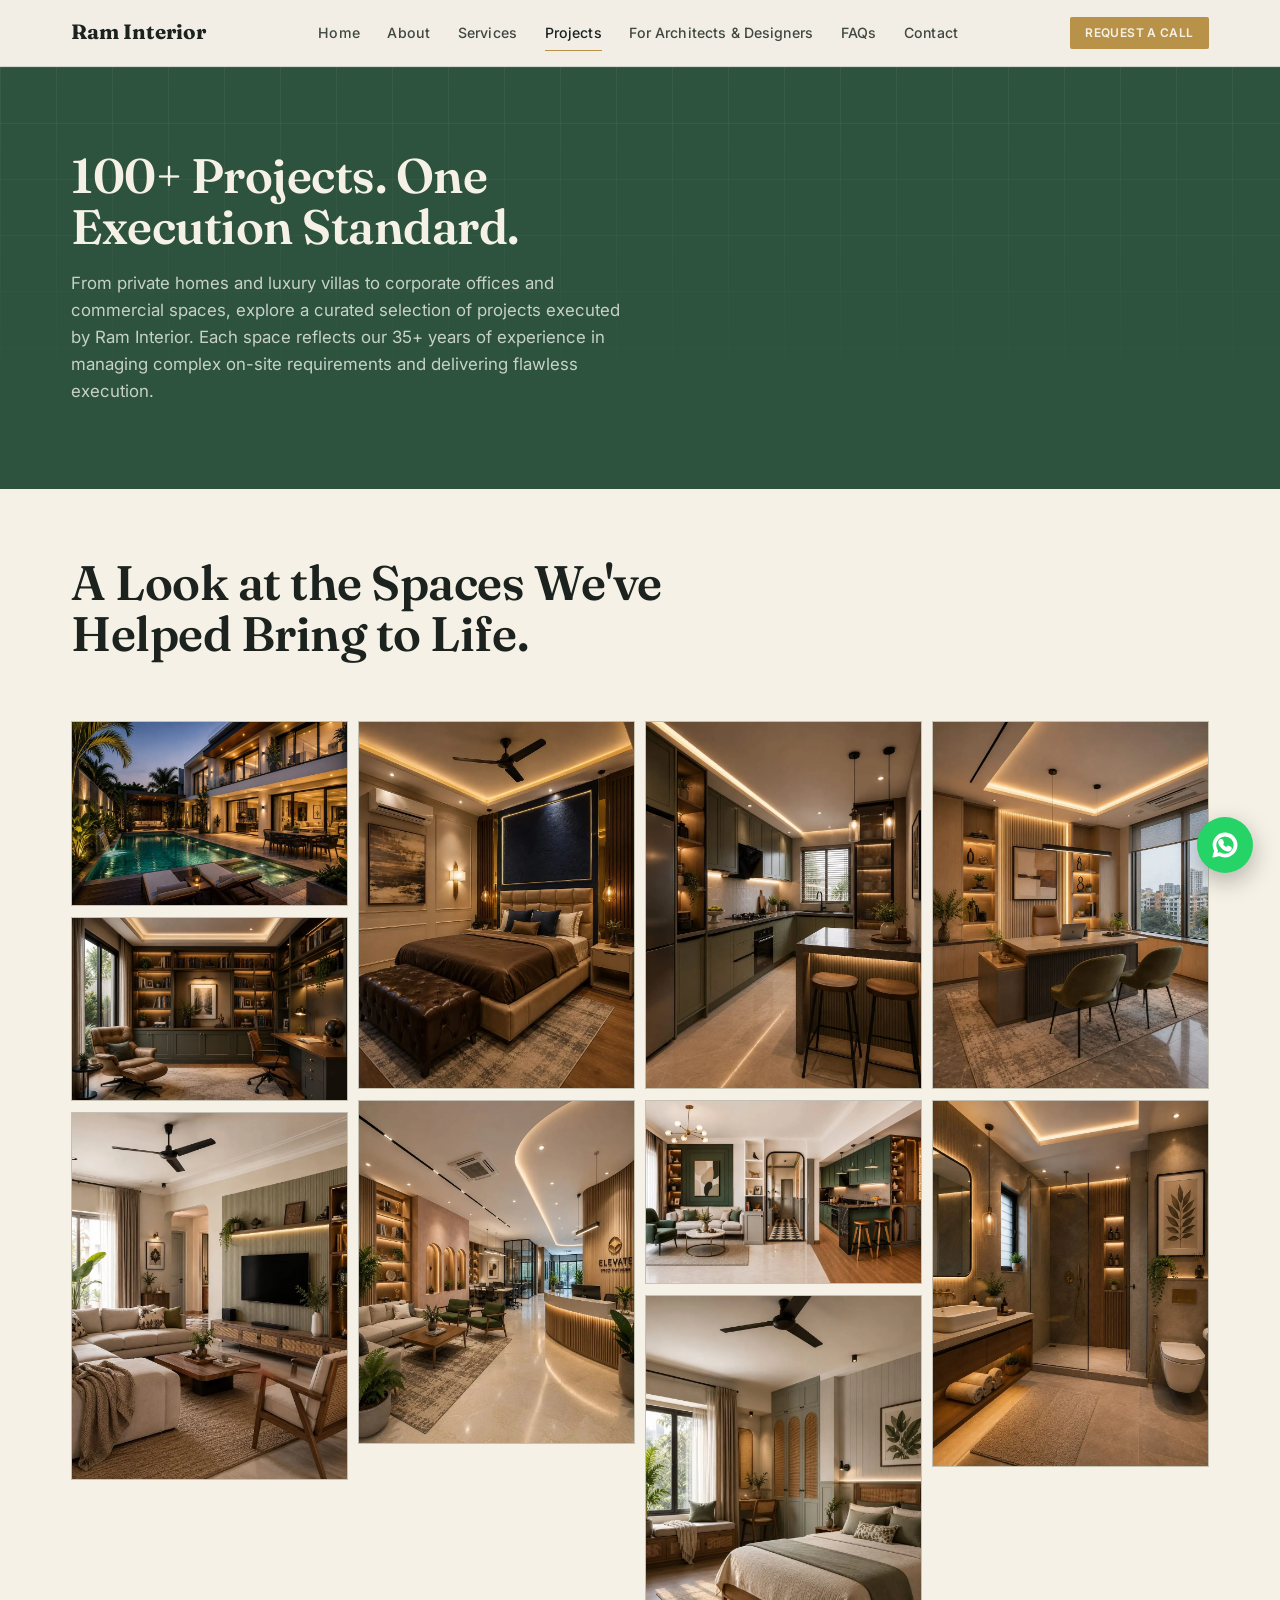
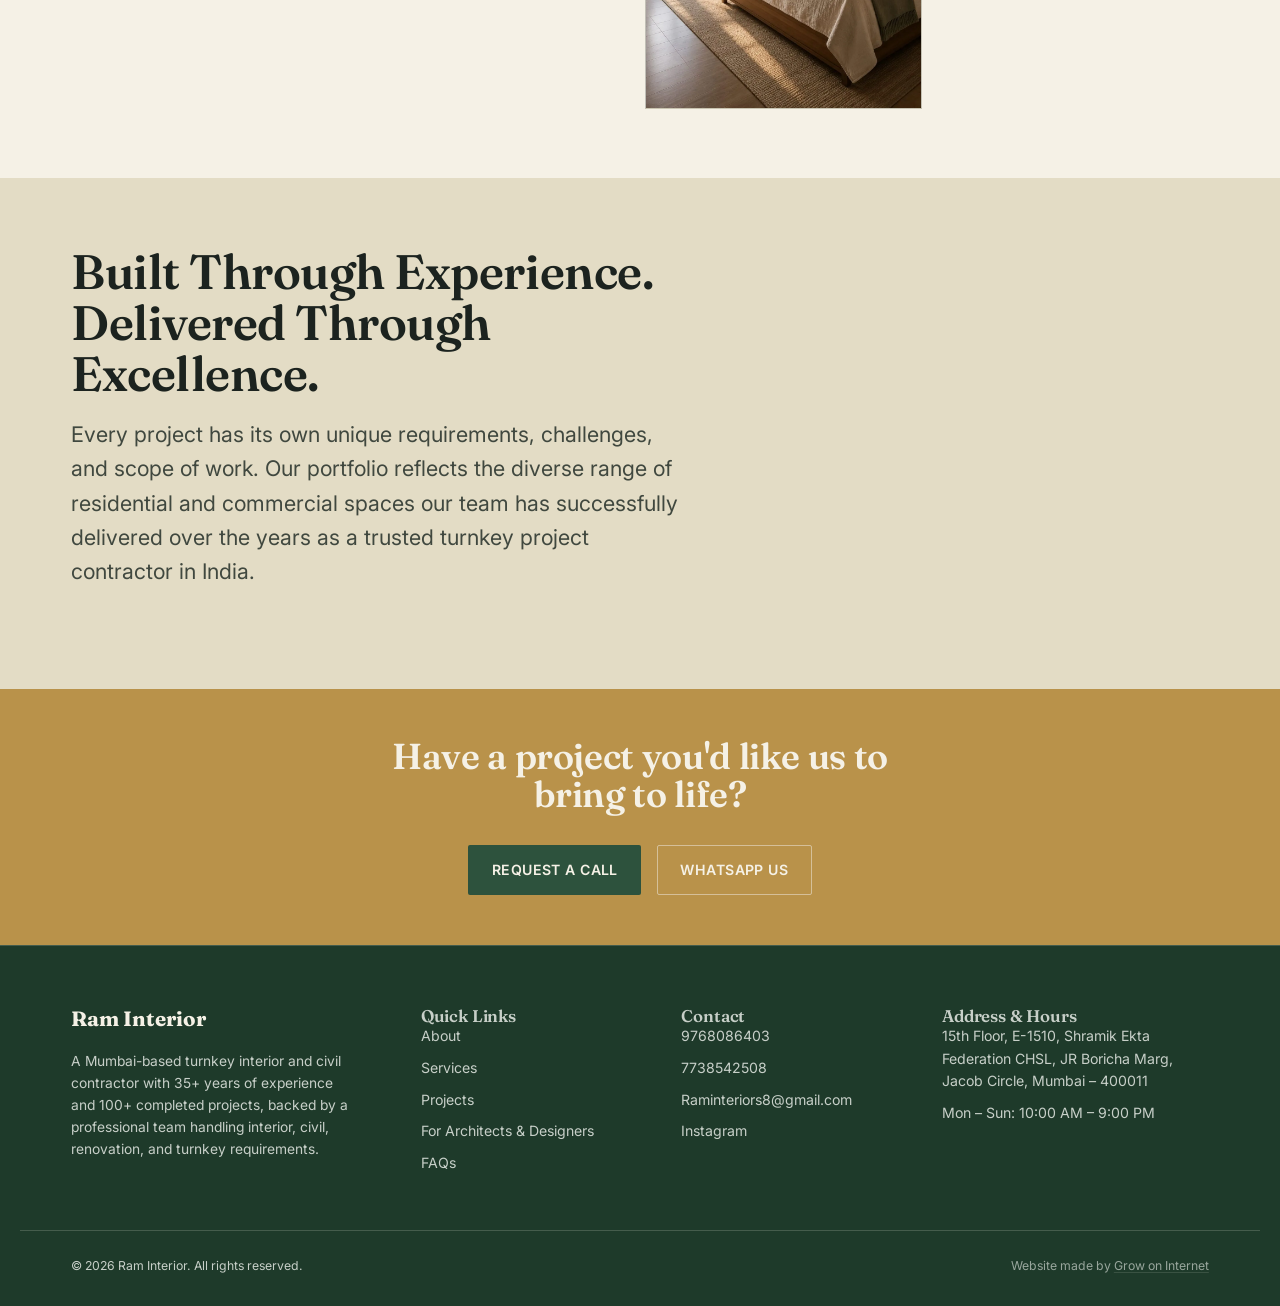
<file: pages/projects.html>
<!DOCTYPE html>
<html lang="en">
<head>
<meta charset="UTF-8">
<meta name="viewport" content="width=device-width, initial-scale=1.0">
<title>Projects | Residential & Commercial Execution Company, Maharashtra</title>
<meta name="description" content="A gallery of residential and commercial projects executed by Ram Interior — a project execution company serving Mumbai and Maharashtra, with 100+ completed projects across interior, civil and turnkey work.">
<link rel="canonical" href="https://www.raminteriorofficial.in/pages/projects.html">
<meta property="og:type" content="website">
<meta property="og:title" content="Projects | Residential and Commercial Project Execution Company in Maharashtra — Ram Interior">
<meta property="og:description" content="A gallery of residential and commercial projects executed by Ram Interior, a Mumbai-based contractor and project execution company with 100+ completed projects across interior, civil and turnkey work.">
<meta property="og:url" content="https://www.raminteriorofficial.in/pages/projects.html">
<meta property="og:image" content="https://www.raminteriorofficial.in/images/og-image.jpg">
<meta property="og:image:width" content="1200">
<meta property="og:image:height" content="630">
<meta name="twitter:card" content="summary_large_image">
<meta name="twitter:title" content="Projects | Residential & Commercial Execution Company, Maharashtra">
<meta name="twitter:description" content="A gallery of residential and commercial projects executed by Ram Interior, a Mumbai-based contractor and project execution company with 100+ completed projects across interior, civil and turnkey work.">
<meta name="twitter:image" content="https://www.raminteriorofficial.in/images/og-image.jpg">
<meta property="og:locale" content="en_IN">
<meta name="geo.region" content="IN-MH">
<meta name="geo.placename" content="Mumbai">
<meta name="geo.position" content="18.9819;72.8258">
<meta name="ICBM" content="18.9819, 72.8258">
<link rel="preconnect" href="https://fonts.googleapis.com">
<link rel="preconnect" href="https://fonts.gstatic.com" crossorigin>
<link href="https://fonts.googleapis.com/css2?family=Fraunces:ital,wght@0,500;0,600;0,700;1,500&family=Inter:wght@400;500;600;700&family=JetBrains+Mono:wght@500;600&display=swap" rel="stylesheet">
<link rel="stylesheet" href="../css/style.css">
<meta name="google-site-verification" content="Xj8BKskClEvXFTMy7cRsdp9kQ3XSPj0Otj2shtShfQ4" />
<link rel="icon" href="../favicon.ico" sizes="any">
<link rel="icon" href="../favicon.svg" type="image/svg+xml">
<link rel="icon" href="../images/icon-192.png" type="image/png" sizes="192x192">
<link rel="apple-touch-icon" href="../images/apple-touch-icon.png">
<meta name="theme-color" content="#2D523D">
<link rel="manifest" href="../manifest.json">
<!-- Google Tag Manager -->
<script>(function(w,d,s,l,i){w[l]=w[l]||[];w[l].push({'gtm.start':
new Date().getTime(),event:'gtm.js'});var f=d.getElementsByTagName(s)[0],
j=d.createElement(s),dl=l!='dataLayer'?'&l='+l:'';j.async=true;j.src=
'https://www.googletagmanager.com/gtm.js?id='+i+dl;f.parentNode.insertBefore(j,f);
})(window,document,'script','dataLayer','GTM-XXXXXXX');</script>
<!-- End Google Tag Manager -->
<!-- Google tag (gtag.js) -->
<script async src="https://www.googletagmanager.com/gtag/js?id=G-D74D0TCPS4"></script>
<script>
  window.dataLayer = window.dataLayer || [];
  function gtag(){dataLayer.push(arguments);}
  gtag('js', new Date());
  gtag('config', 'G-D74D0TCPS4');
</script>
</head>
<body>
<!-- Google Tag Manager (noscript) -->
<noscript><iframe src="https://www.googletagmanager.com/ns.html?id=GTM-XXXXXXX"
height="0" width="0" style="display:none;visibility:hidden"></iframe></noscript>
<!-- End Google Tag Manager (noscript) -->


<header class="site-header">
  <div class="wrap">
    <a href="../index.html" class="brand"><span class="brand-name">Ram Interior</span></a>
    <nav class="main-nav" id="mainNav">
      <a href="../index.html">Home</a>
      <a href="about.html">About</a>
      <a href="services.html">Services</a>
      <a href="projects.html" class="active">Projects</a>
      <a href="architects.html">For Architects &amp; Designers</a>
      <a href="faq.html">FAQs</a>
      <a href="contact.html">Contact</a>
    </nav>
    <div class="header-ctas">
      <button type="button" data-open-project-form class="btn btn-primary btn-sm">Request a Call</button>
      <button class="nav-toggle" aria-label="Toggle menu" aria-expanded="false"><span></span></button>
    </div>
  </div>
</header>

<section class="page-hero page-hero--projects">
  <div class="hero-grid" aria-hidden="true"></div>
  <div class="wrap">
    <h1>100+ Projects. One Execution Standard.</h1>
    <p>From private homes and luxury villas to corporate offices and commercial spaces, explore a curated selection of projects executed by Ram Interior. Each space reflects our 35+ years of experience in managing complex on-site requirements and delivering flawless execution.</p>
  </div>
</section>

<section class="section" data-reveal>
  <div class="wrap">
    <div class="section-head">
      <h2>A Look at the Spaces We've Helped Bring to Life.</h2>
    </div>
    <div class="gallery-grid">
      <div class="gallery-item">
        <picture>
          <source srcset="../images/gallery/pool-villa-exterior.webp" type="image/webp">
          <img src="../images/gallery/pool-villa-exterior.jpg" alt="Villa exterior and poolside project executed by Ram Interior, Mumbai" loading="lazy">
        </picture>
      </div>
      <div class="gallery-item">
        <picture>
          <source srcset="../images/gallery/home-library.webp" type="image/webp">
          <img src="../images/gallery/home-library.jpg" alt="Home library and study project executed by Ram Interior, Mumbai" loading="lazy">
        </picture>
      </div>
      <div class="gallery-item">
        <picture>
          <source srcset="../images/gallery/living-room.webp" type="image/webp">
          <img src="../images/gallery/living-room.jpg" alt="Living room project executed by Ram Interior, Mumbai" loading="lazy">
        </picture>
      </div>
      <div class="gallery-item">
        <picture>
          <source srcset="../images/gallery/bedroom-navy.webp" type="image/webp">
          <img src="../images/gallery/bedroom-navy.jpg" alt="Navy and brown bedroom project executed by Ram Interior, Mumbai" loading="lazy">
        </picture>
      </div>
      <div class="gallery-item">
        <picture>
          <source srcset="../images/gallery/commercial-reception.webp" type="image/webp">
          <img src="../images/gallery/commercial-reception.jpg" alt="Commercial project executed by Ram Interior, Mumbai" loading="lazy">
        </picture>
      </div>
      <div class="gallery-item">
        <picture>
          <source srcset="../images/gallery/kitchen-olive.webp" type="image/webp">
          <img src="../images/gallery/kitchen-olive.jpg" alt="Kitchen project executed by Ram Interior, Mumbai" loading="lazy">
        </picture>
      </div>
      <div class="gallery-item">
        <picture>
          <source srcset="../images/gallery/homes-flats-open-plan.webp" type="image/webp">
          <img src="../images/gallery/homes-flats-open-plan.jpg" alt="Home interior project executed by Ram Interior, Mumbai" loading="lazy">
        </picture>
      </div>
      <div class="gallery-item">
        <picture>
          <source srcset="../images/gallery/bedroom-sage.webp" type="image/webp">
          <img src="../images/gallery/bedroom-sage.jpg" alt="Sage green bedroom project executed by Ram Interior, Mumbai" loading="lazy">
        </picture>
      </div>
      <div class="gallery-item">
        <picture>
          <source srcset="../images/gallery/office.webp" type="image/webp">
          <img src="../images/gallery/office.jpg" alt="Office project executed by Ram Interior, Mumbai" loading="lazy">
        </picture>
      </div>
      <div class="gallery-item">
        <picture>
          <source srcset="../images/gallery/bathroom.webp" type="image/webp">
          <img src="../images/gallery/bathroom.jpg" alt="Bathroom project executed by Ram Interior, Mumbai" loading="lazy">
        </picture>
      </div>
    </div>
  </div>
</section>

<section class="section tint" data-reveal>
  <div class="wrap">
    <div class="section-head section-head--tight">
      <h2>Built Through Experience. Delivered Through Excellence.</h2>
      <p>Every project has its own unique requirements, challenges, and scope of work. Our portfolio reflects the diverse range of residential and commercial spaces our team has successfully delivered over the years as a trusted turnkey project contractor in India.</p>
    </div>
  </div>
</section>

<section class="cta-band">
  <div class="wrap">
    <h2>Have a project you'd like us to bring to life?</h2>
    <div class="btns">
      <button type="button" data-open-project-form class="btn btn-primary">Request a Call</button>
      <a href="https://wa.me/919768086403?text=Hello%20Ram%20Interior%2C%20I%20would%20like%20to%20discuss%20my%20project.%20Please%20share%20more%20details." class="btn btn-ghost">WhatsApp Us</a>
    </div>
  </div>
</section>

<div class="lightbox" id="lightbox">
  <button class="lightbox-close" aria-label="Close">Close ✕</button>
  <div class="lightbox-content"></div>
</div>

<footer class="site-footer">
  <div class="wrap footer-grid">
    <div class="footer-brand"><span class="brand-name">Ram Interior</span><p>A Mumbai-based turnkey interior and civil contractor with 35+ years of experience and 100+ completed projects, backed by a professional team handling interior, civil, renovation, and turnkey requirements.</p></div>
    <div><h4>Quick Links</h4><ul><li><a href="about.html">About</a></li><li><a href="services.html">Services</a></li><li><a href="projects.html">Projects</a></li><li><a href="architects.html">For Architects &amp; Designers</a></li><li><a href="faq.html">FAQs</a></li></ul></div>
    <div><h4>Contact</h4><ul><li><a href="tel:+919768086403">9768086403</a></li><li><a href="tel:+917738542508">7738542508</a></li><li><a href="mailto:Raminteriors8@gmail.com">Raminteriors8@gmail.com</a></li><li><a href="https://instagram.com/raminteroot" target="_blank" rel="noopener">Instagram</a></li></ul></div>
    <div><h4>Address &amp; Hours</h4><ul><li>15th Floor, E-1510, Shramik Ekta Federation CHSL, JR Boricha Marg, Jacob Circle, Mumbai – 400011</li><li>Mon – Sun: 10:00 AM – 9:00 PM</li></ul></div>
  </div>
  <div class="wrap footer-bottom"><span>© 2026 Ram Interior. All rights reserved.</span><span class="credit">Website made by <a href="https://www.growoninternet.com" target="_blank" rel="noopener">Grow on Internet</a></span></div>
</footer>

<!-- Floating WhatsApp -->
<a href="https://wa.me/919768086403?text=Hello%20Ram%20Interior%2C%20I%20would%20like%20to%20discuss%20my%20project.%20Please%20share%20more%20details." class="fab-whatsapp" aria-label="Chat with Ram Interior on WhatsApp" target="_blank" rel="noopener">
  <svg viewBox="0 0 24 24" fill="none" stroke="currentColor" stroke-width="1.5" stroke-linecap="round" stroke-linejoin="round"><path fill="currentColor" d="M12.04 2.13c-5.46 0-9.9 4.43-9.9 9.9 0 1.74.46 3.44 1.32 4.94L2 22l5.15-1.35a9.87 9.87 0 0 0 4.88 1.24h.01c5.46 0 9.9-4.44 9.9-9.9 0-2.64-1.03-5.13-2.9-6.99a9.82 9.82 0 0 0-7-2.87Zm0 18.13h-.01a8.2 8.2 0 0 1-4.19-1.15l-.3-.18-3.11.81.83-3.03-.2-.31a8.15 8.15 0 0 1-1.26-4.36c0-4.51 3.67-8.18 8.19-8.18 2.18 0 4.24.85 5.78 2.4a8.12 8.12 0 0 1 2.39 5.78c0 4.51-3.67 8.22-8.12 8.22Zm4.48-6.13c-.25-.12-1.46-.72-1.69-.81-.22-.08-.39-.12-.56.13-.17.25-.64.8-.78.97-.14.16-.29.18-.53.06-.25-.13-1.05-.38-1.99-1.22-.74-.65-1.23-1.46-1.38-1.71-.14-.25-.02-.38.11-.5.11-.11.25-.29.37-.43.12-.15.16-.25.25-.42.08-.16.04-.31-.02-.43-.06-.13-.56-1.34-.77-1.84-.2-.48-.4-.42-.56-.42h-.48c-.17 0-.44.06-.67.31-.23.25-.87.85-.87 2.07s.89 2.4 1.02 2.56c.12.16 1.75 2.67 4.24 3.74.59.26 1.06.41 1.42.52.6.19 1.14.16 1.57.1.48-.07 1.46-.6 1.67-1.18.21-.58.21-1.07.14-1.18-.06-.1-.23-.16-.48-.28Z"/></svg>
</a>

<!-- Back to top -->
<button type="button" class="back-to-top" id="backToTop" aria-label="Back to top">
  <svg viewBox="0 0 24 24" fill="none" stroke="currentColor" stroke-width="2" stroke-linecap="round" stroke-linejoin="round"><path d="M12 19V5M5 12l7-7 7 7"/></svg>
</button>

<!-- Project enquiry modal (opened by "Discuss Your Project" on Home, and by the popup) -->
<div class="site-modal" id="projectFormModal" role="dialog" aria-modal="true" aria-labelledby="projectFormTitle">
  <div class="site-modal-card">
    <button type="button" class="site-modal-close" data-close-modal aria-label="Close">✕</button>
    <span class="tag-mono">Let's Discuss Your Project</span>
    <h3 id="projectFormTitle">Have a Project in Mind?</h3>
    <p class="lede">Share a few details and our team will get back to you to discuss your requirements, scope, and timelines.</p>
    <form class="modal-enquiry-form" id="modalEnquiryForm" autocomplete="on">
      <div class="form-fields">
        <div class="form-row">
          <div class="form-field">
            <label for="mf-name">Name</label>
            <input type="text" id="mf-name" name="name" placeholder="Your full name" required>
          </div>
          <div class="form-field">
            <label for="mf-phone">Phone Number</label>
            <input type="tel" id="mf-phone" name="phone" placeholder="Your phone number" required>
          </div>
        </div>
        <div class="form-field">
          <label for="mf-project-type">Project Type</label>
          <select id="mf-project-type" name="projectType" required>
            <option value="" disabled selected>Select project type</option>
            <option value="Room">Room</option>
            <option value="Flat / Apartment">Flat / Apartment</option>
            <option value="Home">Home</option>
            <option value="Bungalow">Bungalow</option>
            <option value="Villa">Villa</option>
            <option value="Office">Office</option>
            <option value="Commercial Space">Commercial Space</option>
            <option value="Retail / Shop">Retail / Shop</option>
            <option value="Building">Building</option>
            <option value="Renovation">Renovation</option>
            <option value="Civil Work">Civil Work</option>
            <option value="Interior Work">Interior Work</option>
            <option value="Turnkey Project">Turnkey Project</option>
            <option value="Other">Other</option>
          </select>
        </div>
        <div class="form-field">
          <label for="mf-message">Message</label>
          <textarea id="mf-message" name="message" rows="3" placeholder="Tell us about your project — space, scope, location"></textarea>
        </div>
      </div>
      <button type="submit" class="btn btn-primary form-submit" style="margin-top:1.4rem;">
        <svg class="btn-icon" viewBox="0 0 24 24" fill="none" stroke="currentColor" stroke-width="1.6" stroke-linecap="round" stroke-linejoin="round"><path d="M22 2L11 13"/><path d="M22 2l-7 20-4-9-9-4 20-7z"/></svg>
        <span>Send Enquiry</span>
      </button>
    </form>
  </div>
</div>

<!-- Lead-generation popup (auto-opens once per session, ~12s in) -->
<div class="site-modal" id="leadPopupModal" role="dialog" aria-modal="true" aria-labelledby="leadPopupTitle">
  <div class="site-modal-card">
    <button type="button" class="site-modal-close" data-close-modal aria-label="Close">✕</button>
    <span class="tag-mono">Get a Quote</span>
    <h3 id="leadPopupTitle">Planning a Project?</h3>
    <p class="lede">Tell us a little about it and Ram Interior's team will get in touch to discuss your requirements.</p>
    <form class="modal-enquiry-form" id="popupEnquiryForm" autocomplete="on">
      <div class="form-fields">
        <div class="form-row">
          <div class="form-field">
            <label for="pf-name">Name</label>
            <input type="text" id="pf-name" name="name" placeholder="Your full name" required>
          </div>
          <div class="form-field">
            <label for="pf-phone">Phone Number</label>
            <input type="tel" id="pf-phone" name="phone" placeholder="Your phone number" required>
          </div>
        </div>
        <div class="form-field">
          <label for="pf-project-type">Project Type</label>
          <select id="pf-project-type" name="projectType" required>
            <option value="" disabled selected>Select project type</option>
            <option value="Room">Room</option>
            <option value="Flat / Apartment">Flat / Apartment</option>
            <option value="Home">Home</option>
            <option value="Bungalow">Bungalow</option>
            <option value="Villa">Villa</option>
            <option value="Office">Office</option>
            <option value="Commercial Space">Commercial Space</option>
            <option value="Retail / Shop">Retail / Shop</option>
            <option value="Building">Building</option>
            <option value="Renovation">Renovation</option>
            <option value="Civil Work">Civil Work</option>
            <option value="Interior Work">Interior Work</option>
            <option value="Turnkey Project">Turnkey Project</option>
            <option value="Other">Other</option>
          </select>
        </div>
      </div>
      <button type="submit" class="btn btn-primary form-submit" style="margin-top:1.4rem;">
        <svg class="btn-icon" viewBox="0 0 24 24" fill="none" stroke="currentColor" stroke-width="1.6" stroke-linecap="round" stroke-linejoin="round"><path d="M22 2L11 13"/><path d="M22 2l-7 20-4-9-9-4 20-7z"/></svg>
        <span>Send Enquiry</span>
      </button>
    </form>
  </div>
</div>
<script src="../js/main.js"></script>
</body>
</html>
</file>
<file: css/style.css>
/* ============================================================
   RAM INTERIOR — Design Tokens
   Concept: "From Plans to Reality" — the site moves visually from
   blueprint linework (planning) to solid, warm, built material
   (execution). Blueprint annotation motifs (dimension lines,
   coordinate tags, scale marks) are the signature device.
   ============================================================ */

:root{
  /* Colour — matched to client moodboard: warm cream + deep forest green + brass/gold */
  --stone:        #F5F1E6;   /* paper / site background — warm cream */
  --stone-dim:     #E3DCC5;   /* moodboard cream swatch — tint sections */
  --ink:          #1C231F;   /* primary text — near-black, green-tinted */
  --ink-soft:     #40483F;
  --forest:       #2D523D;   /* moodboard forest green — dark section backgrounds */
  --forest-deep:  #1E3A2A;   /* darker forest — hover states */
  --oxide:        #B9924A;   /* brass/gold accent — CTAs, emphasis */
  --oxide-dark:   #97762F;
  --brass:        #2D523D;   /* secondary accent — fine detail, labels (forest green on cream) */
  --blueprint:    #5C6F62;   /* muted sage — technical linework colour */
  --blueprint-lt: #BFCFC3;   /* lighter sage — technical labels on dark (contrast-fixed) */
  --line:         rgba(28,35,31,0.13);
  --line-on-dark: rgba(245,241,230,0.18);
  --paper-on-dark:#F5F1E6;

  /* Icon accent palette — curated, moodboard-adjacent tones for service icons */
  --icon-gold:       #B9924A;
  --icon-terracotta: #B15C3C;
  --icon-teal:       #3E7B7E;
  --icon-plum:       #8C5468;
  --icon-ochre:      #B98A2E;
  --icon-forest:     #4A7359;

  /* Type */
  --font-display: "Fraunces", "Iowan Old Style", Georgia, serif;
  --font-body:    "Inter", -apple-system, "Segoe UI", sans-serif;
  --font-mono:    "JetBrains Mono", "SFMono-Regular", Consolas, monospace;

  /* Scale */
  --step--1: clamp(0.83rem, 0.8rem + 0.15vw, 0.92rem);
  --step-0:  clamp(1rem, 0.96rem + 0.2vw, 1.1rem);
  --step-1:  clamp(1.2rem, 1.12rem + 0.4vw, 1.4rem);
  --step-2:  clamp(1.5rem, 1.35rem + 0.7vw, 1.9rem);
  --step-3:  clamp(1.75rem, 1.5rem + 1.25vw, 2.35rem);
  --step-4:  clamp(2.15rem, 1.75rem + 2vw, 3.15rem);
  --step-5:  clamp(2.7rem, 1.95rem + 3.5vw, 4.6rem);

  --container: 1240px;
  --gutter: clamp(1.25rem, 4vw, 3.5rem);
}

*,*::before,*::after{ box-sizing: border-box; }
html{ scroll-behavior:smooth; font-size:96%; overflow-x:hidden; }
body{
  margin:0;
  background:var(--stone);
  color:var(--ink);
  font-family:var(--font-body);
  font-size:var(--step-0);
  line-height:1.6;
  -webkit-font-smoothing:antialiased;
  overflow-x:hidden;
  width:100%;
}
img{ max-width:100%; display:block; }
picture{ display:contents; } /* WebP/JPG wrapper — never affects layout of the img it wraps */
a{ color:inherit; text-decoration:none; }
ul{ margin:0; padding:0; list-style:none; }
h1,h2,h3,h4{ margin:0; font-family:var(--font-display); font-weight:600; line-height:1.05; letter-spacing:-0.01em; }
p{ margin:0; }
button{ font-family:inherit; cursor:pointer; }

::selection{ background:var(--oxide); color:var(--stone); }

:focus-visible{
  outline:2px solid var(--oxide);
  outline-offset:3px;
}

@media (prefers-reduced-motion: reduce){
  *{ animation-duration:0.001ms !important; animation-iteration-count:1 !important; transition-duration:0.001ms !important; scroll-behavior:auto !important; }
}

.wrap{
  width:100%;
  max-width:var(--container);
  margin-inline:auto;
  padding-inline:var(--gutter);
}

/* ---------- Blueprint motif helpers ---------- */
.tag-mono{
  display:inline-block;
  font-family:var(--font-mono);
  font-size:var(--step--1);
  font-weight:600;
  letter-spacing:0.08em;
  text-transform:uppercase;
  color:var(--blueprint);
  line-height:1.4;
}
.on-dark .tag-mono{ color:var(--blueprint-lt); }

/* Numbered section labels (e.g. "01 — About Ram Interior") — bigger & more prominent */
.tag-mono.section-num{
  font-size:var(--step-0);
  font-weight:600;
  letter-spacing:0.09em;
}

.dim-line{
  display:flex;
  align-items:center;
  gap:0.6em;
  color:var(--blueprint);
}
.dim-line::before,
.dim-line::after{
  content:"";
  flex:1;
  height:1px;
  background:currentColor;
  position:relative;
}
.dim-line span{ white-space:nowrap; }

.corner-marks{
  position:relative;
}
.corner-marks::before,
.corner-marks::after{
  content:"";
  position:absolute;
  width:14px; height:14px;
  border:1px solid var(--blueprint-lt);
}
.corner-marks::before{ top:-1px; left:-1px; border-right:none; border-bottom:none; }
.corner-marks::after{ bottom:-1px; right:-1px; border-left:none; border-top:none; }

.grid-bg{
  background-image:
    linear-gradient(var(--line) 1px, transparent 1px),
    linear-gradient(90deg, var(--line) 1px, transparent 1px);
  background-size:64px 64px;
}

/* ---------- Buttons ---------- */
.btn{
  display:inline-flex;
  align-items:center;
  gap:0.5em;
  padding:0.9em 1.6em;
  border-radius:2px;
  font-size:var(--step--1);
  font-weight:600;
  letter-spacing:0.03em;
  text-transform:uppercase;
  border:1px solid transparent;
  transition:transform .18s ease, background .18s ease, color .18s ease, border-color .18s ease;
  white-space:nowrap;
}
.btn:hover{ transform:translateY(-2px); }
@media (max-width:480px){
  /* let longer button labels wrap instead of forcing their container wider than the viewport */
  .btn{ white-space:normal; text-align:center; }
}
.btn-primary{ background:var(--oxide); color:var(--stone); }
.btn-primary:hover{ background:var(--oxide-dark); }
.btn-sm{ padding:0.62em 1.2em; font-size:0.78rem; }
.btn-ghost{ background:transparent; color:var(--ink); border-color:var(--line); }
.btn-ghost:hover{ border-color:var(--ink); }
.on-dark .btn-ghost{ color:var(--paper-on-dark); border-color:var(--line-on-dark); }
.on-dark .btn-ghost:hover{ border-color:var(--paper-on-dark); }
.btn-outline-dark{ background:transparent; color:var(--paper-on-dark); border-color:var(--line-on-dark); }
.btn-outline-dark:hover{ border-color:var(--paper-on-dark); }

/* ---------- Header ---------- */
.site-header{
  position:sticky; top:0; z-index:100;
  background:rgba(241,238,231,0.92);
  backdrop-filter:blur(10px);
  border-bottom:1px solid var(--line);
}
.site-header .wrap{
  display:flex; align-items:center; justify-content:space-between;
  padding-block:1.1rem;
}
.brand{ display:flex; align-items:center; }
.brand-name{ font-family:var(--font-display); font-size:1.35rem; font-weight:700; line-height:1; }
.brand-sub{ font-family:var(--font-mono); font-size:0.62rem; letter-spacing:0.16em; text-transform:uppercase; color:var(--blueprint); margin-top:3px; }

.main-nav{ display:flex; align-items:center; flex-wrap:wrap; gap:0.6rem 1.8rem; }
.main-nav a{
  font-size:var(--step--1); font-weight:500; letter-spacing:0.01em;
  padding-block:0.3rem; position:relative; color:var(--ink-soft);
  white-space:nowrap;
}
.main-nav a::after{
  content:""; position:absolute; left:0; bottom:-2px; width:0; height:1px;
  background:var(--oxide); transition:width .2s ease;
}
.main-nav a:hover{ color:var(--ink); }
.main-nav a:hover::after, .main-nav a.active::after{ width:100%; }
.main-nav a.active{ color:var(--ink); }

.header-ctas{ display:flex; align-items:center; gap:0.8rem; }
.nav-toggle{ display:none; background:none; border:none; padding:0; min-width:44px; min-height:44px; align-items:center; justify-content:center; }
.nav-toggle span, .nav-toggle span::before, .nav-toggle span::after{
  content:""; display:block; width:22px; height:2px; background:var(--ink); position:relative; transition:.2s;
}
.nav-toggle span::before{ position:absolute; top:-7px; width:22px; height:2px; background:var(--ink); }
.nav-toggle span::after{ position:absolute; top:7px; width:22px; height:2px; background:var(--ink); }

@media (max-width:920px){
  .brand-name{ font-size:1.15rem; white-space:nowrap; }
  .main-nav{
    position:fixed; inset:0 0 0 auto; width:min(78vw,340px); height:100vh;
    background:var(--forest); color:var(--paper-on-dark);
    flex-direction:column; align-items:flex-start; justify-content:flex-start;
    padding:7.5rem 2rem 2rem; gap:1.6rem;
    transform:translateX(100%); transition:transform .3s ease;
    z-index:150; overflow-y:auto;
  }
  .main-nav.open{ transform:translateX(0); }
  .main-nav a{ color:var(--paper-on-dark); font-size:1.1rem; }
  .main-nav a.active{ color:var(--paper-on-dark); }
  .main-nav a::after{ background:var(--oxide); }
  .nav-toggle{ display:flex; }
  .header-ctas .btn-ghost{ display:none; }
  .header-ctas .btn-sm{ display:none; }
  .nav-toggle{ z-index:160; position:relative; }
  .nav-backdrop{
    position:fixed; inset:0; z-index:90;
    background:rgba(10,14,11,0.5);
    opacity:0; pointer-events:none; transition:opacity .25s ease;
  }
  .nav-backdrop.open{ opacity:1; pointer-events:auto; }
}

/* ---------- Hero — premium cinematic overlay on real project photography ---------- */
.hero{
  position:relative;
  color:var(--paper-on-dark);
  overflow:hidden;
  padding-block: clamp(4.5rem,11vw,8rem) clamp(3.5rem,8vw,5.5rem);
  isolation:isolate;
}
/* Home hero photo — JPG fallback first, WebP swapped in where supported */
.hero--photo{
  background:linear-gradient(100deg, rgba(10,18,14,0.92) 0%, rgba(10,18,14,0.80) 30%, rgba(10,18,14,0.48) 58%, rgba(10,18,14,0.12) 82%), url('../images/hero/home-hero.jpg') center 42%/cover no-repeat;
}
@supports (background-image: image-set(url('a.webp') type('image/webp'))){
  .hero--photo{
    background-image:linear-gradient(100deg, rgba(10,18,14,0.92) 0%, rgba(10,18,14,0.80) 30%, rgba(10,18,14,0.48) 58%, rgba(10,18,14,0.12) 82%), image-set(url('../images/hero/home-hero.webp') type('image/webp'), url('../images/hero/home-hero.jpg') type('image/jpeg'));
    background-position:center 42%; background-size:cover; background-repeat:no-repeat;
  }
}
.hero::after{
  /* grounds the stats row and softens the lower edge into the next section */
  content:"";
  position:absolute; inset:0; z-index:0;
  background:linear-gradient(to top, rgba(8,14,11,0.65) 0%, rgba(8,14,11,0) 34%);
  pointer-events:none;
}
.hero-grid{
  position:absolute; inset:0; z-index:1;
  background-image:linear-gradient(var(--line-on-dark) 1px, transparent 1px), linear-gradient(90deg, var(--line-on-dark) 1px, transparent 1px);
  background-size:56px 56px;
  mask-image:linear-gradient(to bottom, black, transparent 85%);
  opacity:.35;
}
.hero .wrap{ position:relative; z-index:2; }
.hero-eyebrow{
  display:flex; align-items:center; gap:0.9rem; margin-bottom:1.6rem;
}
.hero-eyebrow .tag-mono{ color:var(--blueprint-lt); }
.hero h1{
  font-size:var(--step-5);
  max-width:15ch;
  color:var(--paper-on-dark);
  text-shadow:0 4px 28px rgba(0,0,0,0.35);
}
.hero h1 em{ font-style:italic; color:var(--oxide); font-weight:500; }
.hero-lede{
  margin-top:1.6rem; max-width:46ch; font-size:var(--step-1); color:#D7DED8;
  text-shadow:0 2px 16px rgba(0,0,0,0.3);
}
.hero-ctas{ display:flex; flex-wrap:wrap; gap:1rem; margin-top:2.4rem; }
.hero-ctas.center{ justify-content:center; }

.hero-stats{
  margin-top:clamp(3rem,7vw,5rem);
  display:grid; grid-template-columns:repeat(auto-fit,minmax(150px,1fr));
  border-top:1px solid var(--line-on-dark);
  padding-top:2rem;
  gap:1.5rem;
}
.hero-stat .num{ font-family:var(--font-display); font-size:var(--step-3); color:var(--paper-on-dark); }
.hero-stat .label{ font-family:var(--font-mono); font-size:0.7rem; letter-spacing:0.1em; text-transform:uppercase; color:var(--blueprint-lt); margin-top:0.4rem; }

.hero .dim-line{ color:var(--blueprint-lt); }

/* ---------- Trust bar ---------- */
.trust-bar{
  background:var(--stone-dim);
  border-bottom:1px solid var(--line);
}
.trust-bar .wrap{
  display:grid; grid-template-columns:repeat(4,minmax(0,1fr));
  padding-block:1.4rem;
}
.trust-bar .item{
  text-align:center; font-family:var(--font-mono); font-size:0.72rem;
  letter-spacing:0.06em; text-transform:uppercase; color:var(--ink-soft);
  border-left:1px solid var(--line); padding:0.4rem 0.6rem;
}
.trust-bar .item:first-child{ border-left:none; }
@media (max-width:800px){
  .trust-bar .wrap{ grid-template-columns:repeat(2,minmax(0,1fr)); row-gap:1rem; }
  .trust-bar .item:nth-child(3){ border-left:none; }
}

/* ---------- Section scaffolding ---------- */
.section{ padding-block:clamp(2.75rem,5.5vw,4.5rem); }
.section.on-dark{ background:var(--forest); color:var(--paper-on-dark); }
.section.tint{ background:var(--stone-dim); }
.section-head{ max-width:56ch; margin-bottom:clamp(2.5rem,5vw,4rem); }
.section-head.section-head--tight{ margin-bottom:clamp(1.4rem,2.6vw,2rem); }
.section-head .tag-mono{ display:block; margin-bottom:0.9rem; }
.section-head h2{ font-size:var(--step-4); }
.section-head p{ margin-top:1.1rem; font-size:var(--step-1); color:var(--ink-soft); max-width:52ch; }
.on-dark .section-head p{ color:#C7D1C9; }

/* ---------- About ---------- */
.about-layout{
  display:grid; grid-template-columns:minmax(0,0.9fr) minmax(0,1.1fr); gap:clamp(2rem,5vw,5rem); align-items:start;
}
.about-quote{
  font-family:var(--font-display); font-size:var(--step-3); font-style:italic;
  color:var(--ink); line-height:1.25;
}
.about-body p{ margin-bottom:1.1rem; color:var(--ink-soft); }
.about-body p:last-child{ margin-bottom:0; }
@media (max-width:860px){ .about-layout{ grid-template-columns:minmax(0,1fr); } }

/* ---------- Framed photography (About / Architects / Scope) ---------- */
.framed-photo{
  position:relative; overflow:hidden; border-radius:2px;
  border:1px solid var(--line);
}
.framed-photo img{ width:100%; height:100%; object-fit:cover; display:block; }
.framed-photo::after{
  content:""; position:absolute; inset:0; pointer-events:none;
  border:1px solid rgba(245,241,230,0.25);
}
.framed-photo .cap{
  position:absolute; left:0; right:0; bottom:0; padding:1rem 1.2rem;
  background:linear-gradient(to top, rgba(28,35,31,0.75), transparent);
  color:var(--paper-on-dark); font-family:var(--font-mono); font-size:0.7rem;
  letter-spacing:0.08em; text-transform:uppercase;
}
.about-photo{ aspect-ratio:4/5; }

/* ---------- Scope of work (with photo) ---------- */
.scope-layout{
  display:grid; grid-template-columns:minmax(0,1fr) minmax(0,1fr); gap:clamp(2rem,5vw,4rem); align-items:center;
}
.scope-photo{ aspect-ratio:4/5; }
@media (max-width:900px){ .scope-layout{ grid-template-columns:minmax(0,1fr); } .scope-photo{ order:-1; aspect-ratio:16/10; } }

/* ---------- Scale ladder (Room -> Building) ---------- */
.scale-ladder{
  display:flex; flex-direction:column;
  border:1px solid var(--line); border-radius:2px; overflow:hidden;
}
.scale-step{
  padding:1.4rem 1.6rem;
  border-top:1px solid var(--line);
  position:relative;
  display:flex; align-items:baseline; gap:1rem;
  transition:background .2s ease;
}
.scale-step:first-child{ border-top:none; }
.scale-step:hover{ background:var(--stone-dim); }
.scale-step .tag-mono{ min-width:80px; }
.scale-step h3{ font-size:var(--step-1); }

/* ---------- Spaces We Design (image grid) ---------- */
.spaces-grid{
  display:grid; grid-template-columns:repeat(4,minmax(0,1fr)); gap:1.1rem;
}
.space-card{
  position:relative; aspect-ratio:3/4; overflow:hidden; border-radius:2px;
  border:1px solid var(--line);
}
.space-card img{
  width:100%; height:100%; object-fit:cover; display:block;
  transition:transform .5s ease;
}
.space-card:hover img{ transform:scale(1.06); }
.space-card::after{
  content:""; position:absolute; inset:0;
  background:linear-gradient(to top, rgba(20,26,22,0.82) 0%, rgba(20,26,22,0.15) 45%, transparent 65%);
  z-index:1;
}
/* Per-card auto-rotating image carousel (Spaces We Transform) */
.space-card .carousel-track{ position:absolute; inset:0; z-index:0; }
.space-card .carousel-slide{
  position:absolute; inset:0; opacity:0;
  transition:opacity 1.4s ease;
}
.space-card .carousel-slide.is-active{ opacity:1; }
.space-card .label{
  position:absolute; left:0; right:0; bottom:0; padding:1.3rem 1.2rem; z-index:2;
}
.space-card .label .tag-mono{ color:var(--blueprint-lt); display:block; margin-bottom:0.3rem; }
.space-card .label h3{ color:var(--paper-on-dark); font-size:var(--step-0); }
@media (max-width:900px){ .spaces-grid{ grid-template-columns:repeat(2,minmax(0,1fr)); } }

/* Clickable "folder" badge — opens the photo lightbox for cards with
   more than one image (Living Rooms, Bedrooms in Spaces We Transform) */
.space-card .folder-badge{
  position:absolute; top:0.7rem; right:0.7rem; z-index:3;
  display:flex; align-items:center; gap:0.35rem;
  padding:0.4rem 0.6rem; border-radius:999px; border:1px solid rgba(245,241,230,0.35);
  background:rgba(20,26,22,0.55); backdrop-filter:blur(2px);
  color:var(--paper-on-dark); font:inherit; cursor:pointer;
  transition:background .2s ease, transform .2s ease;
}
.space-card .folder-badge svg{ width:15px; height:15px; display:block; }
.space-card .folder-badge span{ font-size:var(--step--2); line-height:1; }
.space-card .folder-badge:hover{ background:rgba(20,26,22,0.8); transform:scale(1.05); }
.space-card--gallery{ cursor:pointer; }

/* Photo folder lightbox */
.gallery-lightbox{
  position:fixed; inset:0; z-index:200;
  display:flex; align-items:center; justify-content:center;
}
.gallery-lightbox[hidden]{ display:none; }
.gallery-lightbox__backdrop{
  position:absolute; inset:0; background:rgba(12,14,12,0.92);
}
.gallery-lightbox__stage{
  position:relative; z-index:1; width:min(92vw,820px); max-height:88vh;
  display:flex; align-items:center; justify-content:center;
}
.gallery-lightbox__figure{
  margin:0; width:100%; max-height:88vh;
  display:flex; flex-direction:column; align-items:center; gap:0.7rem;
}
.gallery-lightbox__img{
  max-width:100%; max-height:74vh; object-fit:contain; display:block;
  border-radius:2px; background:var(--stone-dim);
}
.gallery-lightbox__figure figcaption{
  display:flex; align-items:baseline; gap:0.6rem; color:var(--paper-on-dark);
}
.gallery-lightbox__figure figcaption #gallery-lightbox-count{
  color:var(--blueprint-lt); font-family:var(--font-mono,inherit); font-size:var(--step--1);
}
.gallery-lightbox__close{
  position:absolute; top:-2.6rem; right:0; z-index:2;
  width:38px; height:38px; border-radius:50%; border:1px solid rgba(245,241,230,0.35);
  background:rgba(20,26,22,0.6); color:var(--paper-on-dark); cursor:pointer;
  display:flex; align-items:center; justify-content:center;
}
.gallery-lightbox__close svg{ width:18px; height:18px; }
.gallery-lightbox__nav{
  position:absolute; top:50%; transform:translateY(-50%); z-index:2;
  width:44px; height:44px; border-radius:50%; border:1px solid rgba(245,241,230,0.35);
  background:rgba(20,26,22,0.55); color:var(--paper-on-dark); cursor:pointer;
  display:flex; align-items:center; justify-content:center;
}
.gallery-lightbox__nav svg{ width:20px; height:20px; }
.gallery-lightbox__nav:hover{ background:rgba(20,26,22,0.85); }
.gallery-lightbox__nav--prev{ left:-3px; }
.gallery-lightbox__nav--next{ right:-3px; }
@media (max-width:640px){
  .gallery-lightbox__stage{ width:96vw; }
  .gallery-lightbox__nav{ width:38px; height:38px; }
  .gallery-lightbox__nav--prev{ left:2px; }
  .gallery-lightbox__nav--next{ right:2px; }
  .gallery-lightbox__close{ top:-2.4rem; }
}

/* 3-card variant (Homepage) */
.spaces-grid.spaces-grid--3{ grid-template-columns:repeat(3,minmax(0,1fr)); }
@media (max-width:900px){ .spaces-grid.spaces-grid--3{ grid-template-columns:repeat(2,minmax(0,1fr)); } }
@media (max-width:560px){ .spaces-grid.spaces-grid--3{ grid-template-columns:minmax(0,1fr); } }

/* 6-card variant (Services page — 3 per row x 2 rows) */
.spaces-grid.spaces-grid--6{ grid-template-columns:repeat(3,minmax(0,1fr)); }
.spaces-grid.spaces-grid--6 .space-card{ aspect-ratio:4/3; }
@media (max-width:900px){ .spaces-grid.spaces-grid--6{ grid-template-columns:repeat(2,minmax(0,1fr)); } }
@media (max-width:560px){ .spaces-grid.spaces-grid--6{ grid-template-columns:minmax(0,1fr); } }

/* ---------- Services grid ---------- */
.services-grid{
  display:grid; grid-template-columns:repeat(3,minmax(0,1fr)); gap:1px;
  background:var(--line); border:1px solid var(--line);
}
.service-card{
  background:var(--stone); padding:2.2rem 1.8rem; min-height:210px;
  display:flex; flex-direction:column; justify-content:space-between;
  transition:background .2s ease;
}
.service-card:hover{ background:var(--stone-dim); }
.service-card .service-icon{ display:block; }
.service-card .service-icon svg{ width:26px; height:26px; display:block; }
.service-card h3{ font-size:var(--step-1); margin-top:1.4rem; }
.service-card p{ margin-top:0.6rem; color:var(--ink-soft); font-size:var(--step--1); }
.services-grid .service-card:nth-child(1) .service-icon{ color:var(--icon-gold); }
.services-grid .service-card:nth-child(2) .service-icon{ color:var(--icon-terracotta); }
.services-grid .service-card:nth-child(3) .service-icon{ color:var(--icon-teal); }
.services-grid .service-card:nth-child(4) .service-icon{ color:var(--icon-plum); }
.services-grid .service-card:nth-child(5) .service-icon{ color:var(--icon-ochre); }
.services-grid .service-card:nth-child(6) .service-icon{ color:var(--icon-teal); }
.services-grid .service-card:nth-child(7) .service-icon{ color:var(--icon-terracotta); }
.services-grid .service-card:nth-child(8) .service-icon{ color:var(--icon-forest); }
.services-grid .service-card:nth-child(9) .service-icon{ color:var(--icon-gold); }
@media (max-width:900px){ .services-grid{ grid-template-columns:repeat(2,minmax(0,1fr)); } }
@media (max-width:600px){ .services-grid{ grid-template-columns:minmax(0,1fr); } }

/* ---------- Services & Coordination (compact composition) ---------- */
.coord-layout{
  display:grid; grid-template-columns:minmax(0,0.85fr) minmax(0,1.15fr); grid-template-rows:auto auto;
  column-gap:clamp(2rem,4vw,3.2rem); row-gap:1.3rem; align-items:start;
}
.coord-label{ grid-column:1; grid-row:1; display:block; }
.coord-left{ grid-column:1; grid-row:2; display:flex; flex-direction:column; gap:1.3rem; }
.coord-left h2{ font-size:var(--step-3); line-height:1.12; }
.coord-lede{ color:#C7D1C9; font-size:var(--step-0); }
.coord-desc{
  color:#B7C2BA; font-size:var(--step--1); line-height:1.6;
  border-top:1px solid var(--line-on-dark); padding-top:1.1rem;
}
.coord-left .ssv-turnkey{ margin:0; }

.coord-right{ grid-column:2; grid-row:2; display:flex; flex-direction:column; }
.coord-right > .btn{ align-self:flex-start; margin-top:1.6rem; }

.trade-grid{
  display:grid; grid-template-columns:repeat(2,minmax(0,1fr)); gap:2px;
  background:var(--line-on-dark); border:1px solid var(--line-on-dark);
}
.trade-card{
  background:var(--forest); padding:1.5rem 1.3rem;
  display:flex; flex-direction:column; gap:0.8rem;
  transition:background .2s ease;
}
.trade-card:hover{ background:var(--forest-deep); }
.trade-card svg{ width:24px; height:24px; color:var(--oxide); display:block; }
.trade-card span{ font-family:var(--font-display); font-weight:600; font-size:var(--step--1); color:var(--paper-on-dark); line-height:1.25; }
@media (max-width:900px){
  .coord-layout{ grid-template-columns:minmax(0,1fr); grid-template-rows:auto auto auto; row-gap:2.4rem; }
  .coord-label{ grid-column:1; grid-row:1; }
  .coord-left{ grid-column:1; grid-row:2; }
  .coord-right{ grid-column:1; grid-row:3; }
  .trade-grid{ grid-template-columns:repeat(4,minmax(0,1fr)); }
}
@media (max-width:560px){ .trade-grid{ grid-template-columns:repeat(2,minmax(0,1fr)); } }

/* ---------- Architects panel (with photo) ---------- */
.architects-panel{
  display:grid; grid-template-columns:minmax(0,0.72fr) minmax(0,1fr); gap:0;
  border:1px solid var(--line-on-dark);
}
.architects-photo{
  aspect-ratio:auto; border:none; border-radius:0; border-right:1px solid var(--line-on-dark);
  min-height:100%;
}
.architects-content{
  padding:clamp(2rem,4vw,3.2rem);
  display:flex; flex-direction:column; gap:1.5rem;
}
.architects-content .lede{ font-size:var(--step-1); color:var(--ink-soft); line-height:1.55; }
.architects-benefits-label{ display:block; margin-bottom:0.9rem; }
.architects-benefits{
  list-style:none; margin:0; padding:0;
  display:grid; grid-template-columns:minmax(0,1fr) minmax(0,1fr); gap:1px;
  background:var(--line); border:1px solid var(--line);
}
.architects-benefits li{ background:var(--stone-dim); padding:1.1rem 1.2rem; }
.architects-benefits li h3{ font-size:0.92rem; margin:0 0 0.35rem; color:var(--ink); }
.architects-benefits li p{ font-size:0.82rem; color:var(--ink-soft); margin:0; line-height:1.45; }
.architects-content > .btn{ align-self:flex-start; }
@media (max-width:860px){
  .architects-panel{ grid-template-columns:minmax(0,1fr); }
  .architects-photo{ aspect-ratio:16/9; border-right:none; border-bottom:1px solid var(--line-on-dark); }
  .architects-benefits{ grid-template-columns:minmax(0,1fr); }
}

/* ---------- Gallery — masonry, images shown full-frame (no cropping) ---------- */
.gallery-grid{
  column-count:4; column-gap:0.7rem;
}
.gallery-item{
  position:relative; overflow:hidden; cursor:pointer;
  background:linear-gradient(135deg,var(--stone-dim),var(--line));
  border:1px solid var(--line);
  break-inside:avoid; margin-bottom:0.7rem;
}
.gallery-item img{
  width:100%; height:auto; display:block;
  transition:transform .5s ease;
}
.gallery-item:hover img{ transform:scale(1.04); }
.gallery-item .gallery-caption{
  position:absolute; left:0; right:0; bottom:0; padding:0.9rem 1rem; z-index:2;
  background:linear-gradient(to top, rgba(20,26,22,0.78), transparent);
  color:var(--paper-on-dark); font-family:var(--font-mono); font-size:0.66rem;
  letter-spacing:0.07em; text-transform:uppercase; opacity:0; transition:opacity .25s ease;
}
.gallery-item:hover .gallery-caption{ opacity:1; }
.gallery-placeholder{
  position:absolute; inset:0; display:flex; flex-direction:column; align-items:center; justify-content:center;
  gap:0.5rem; color:var(--blueprint); font-family:var(--font-mono); font-size:0.68rem; letter-spacing:0.08em; text-transform:uppercase; text-align:center; padding:1rem;
  transition:transform .35s ease, color .2s ease;
}
.gallery-item:hover .gallery-placeholder{ transform:scale(1.04); color:var(--oxide); }
@media (max-width:860px){
  .gallery-grid{ column-count:2; }
}
@media (max-width:480px){
  .gallery-grid{ column-count:1; }
}

/* ---------- Why / features ---------- */
.feature-list{ display:grid; grid-template-columns:repeat(3,minmax(0,1fr)); gap:2px; background:var(--line-on-dark); border:1px solid var(--line-on-dark); }
.feature-list.feature-list--4{ grid-template-columns:repeat(4,minmax(0,1fr)); }
.feature-item{ background:var(--forest); padding:2rem 1.6rem; }
.feature-item .tag-mono{ color:var(--brass); }
.feature-item h3{ font-size:var(--step-0); margin-top:1rem; color:var(--paper-on-dark); line-height:1.3; min-height:2.7em; }
.feature-item p{ margin-top:0.5rem; font-size:var(--step--1); color:#B7C2BA; }
@media (max-width:900px){ .feature-list, .feature-list.feature-list--4{ grid-template-columns:minmax(0,1fr) minmax(0,1fr); } }
@media (max-width:600px){ .feature-list, .feature-list.feature-list--4{ grid-template-columns:minmax(0,1fr); } }

/* ---------- Compact process (merged into Why Ram Interior) ---------- */
.process-compact{
  margin-top:clamp(2.4rem,4vw,3.2rem); padding-top:clamp(1.8rem,3vw,2.4rem);
  border-top:1px solid var(--line-on-dark);
}
.process-compact-head{ margin-bottom:1.4rem; }
.process-compact-head .tag-mono{ color:var(--oxide); }
.process-compact-grid{
  display:grid; grid-template-columns:repeat(3,minmax(0,1fr)); gap:2px;
  background:var(--line-on-dark); border:1px solid var(--line-on-dark);
}
.process-compact-step{ background:var(--forest); padding:1.7rem 1.5rem; }
.process-compact-step .tag-mono{ color:var(--brass); }
.process-compact-step h3{ font-size:var(--step-0); margin-top:0.6rem; color:var(--paper-on-dark); line-height:1.3; min-height:2.7em; }
.process-compact-step p{ margin-top:0.4rem; font-size:var(--step--1); color:#B7C2BA; line-height:1.5; }
@media (max-width:700px){ .process-compact-grid{ grid-template-columns:minmax(0,1fr); } }


/* ---------- Audience (Who We Work With — Services page) ---------- */
.audience-grid{
  display:grid; grid-template-columns:minmax(0,1fr) minmax(0,1fr); gap:2px;
  background:var(--line-on-dark); border:1px solid var(--line-on-dark);
}
.audience-card{
  background:var(--forest); padding:clamp(2rem,4vw,3rem);
  display:flex; flex-direction:column; gap:1rem;
}
.audience-card .tag-mono{ color:var(--brass); }
.audience-card h3{ font-family:var(--font-display); font-size:var(--step-2); color:var(--paper-on-dark); line-height:1.2; }
.audience-card p{ color:#B7C2BA; font-size:var(--step-0); line-height:1.6; }
.audience-card .btn{ align-self:flex-start; margin-top:auto; }
@media (max-width:760px){ .audience-grid{ grid-template-columns:minmax(0,1fr); } }

/* ---------- Testimonials ---------- */
.testi-grid{ display:grid; grid-template-columns:repeat(2,minmax(0,1fr)); gap:1.5rem; }
.testi-card{
  border:1px solid var(--line); padding:2.2rem; border-radius:2px;
  display:flex; flex-direction:column; gap:1.2rem; justify-content:space-between;
}
.testi-highlight{ font-family:var(--font-display); font-weight:600; font-size:var(--step-1); color:var(--ink); line-height:1.3; }
.testi-body{ margin-top:0.7rem; color:var(--ink-soft); font-style:italic; font-size:var(--step--1); line-height:1.65; }
.testi-card .who{ font-family:var(--font-mono); font-size:0.7rem; text-transform:uppercase; letter-spacing:0.06em; color:var(--brass); }
@media (max-width:760px){ .testi-grid{ grid-template-columns:minmax(0,1fr); } }

/* ---------- FAQ ---------- */
.faq-list{ border-top:1px solid var(--line); }
.faq-item{ border-bottom:1px solid var(--line); }
.faq-q{
  width:100%; background:none; border:none; text-align:left;
  display:flex; align-items:center; justify-content:space-between; gap:1rem;
  padding:1.5rem 0; font-size:var(--step-1); font-family:var(--font-display); color:var(--ink);
}
.faq-q .plus{ font-family:var(--font-mono); font-size:1.2rem; color:var(--oxide); transition:transform .2s ease; flex-shrink:0; }
.faq-item[data-open="true"] .plus{ transform:rotate(45deg); }
.faq-a{ max-height:0; overflow:hidden; transition:max-height .25s ease; }
.faq-item[data-open="true"] .faq-a{ max-height:400px; }
.faq-a p{ padding-bottom:1.5rem; color:var(--ink-soft); max-width:65ch; }

/* ---------- CTA band ---------- */
.cta-band{
  background:var(--oxide); color:var(--stone);
  padding-block:clamp(2.25rem,5vw,3.25rem);
  text-align:center;
}
.cta-band h2{ font-size:var(--step-3); color:var(--stone); max-width:22ch; margin-inline:auto; }
.cta-band .btns{ display:flex; justify-content:center; gap:1rem; flex-wrap:wrap; margin-top:2rem; }
.cta-band .btn-ghost{ border-color:rgba(241,238,231,0.5); color:var(--stone); }
.cta-band .btn-ghost:hover{ border-color:var(--stone); }
.cta-band .btn-primary{ background:var(--forest); color:var(--stone); }
.cta-band .btn-primary:hover{ background:#000; }

/* ---------- Footer ---------- */
.site-footer{ background:var(--forest-deep); color:#C7CFC8; padding-block:4rem 2rem; border-top:1px solid var(--line-on-dark); }
.footer-grid{ display:grid; grid-template-columns:minmax(0,1.4fr) minmax(0,1fr) minmax(0,1fr) minmax(0,1.2fr); gap:2.5rem; }
.footer-grid h3{ color:var(--paper-on-dark); font-family:var(--font-mono); font-size:0.72rem; letter-spacing:0.08em; text-transform:uppercase; margin-bottom:1rem; font-weight:600; }
.footer-grid li{ margin-bottom:0.6rem; font-size:0.92rem; }
.footer-grid a:hover{ color:var(--paper-on-dark); }
.footer-brand .brand-name{ color:var(--paper-on-dark); }
.footer-brand p{ margin-top:1rem; max-width:32ch; font-size:0.9rem; }
.footer-bottom{
  margin-top:3rem; padding-top:1.6rem; border-top:1px solid var(--line-on-dark);
  display:flex; justify-content:space-between; flex-wrap:wrap; gap:0.4rem 1rem; font-size:0.8rem;
}
.footer-bottom .credit{ opacity:0.72; }
.footer-bottom .credit a{ color:inherit; text-decoration:underline; text-decoration-color:var(--line-on-dark); text-underline-offset:2px; }
.footer-bottom .credit a:hover{ color:var(--paper-on-dark); opacity:1; text-decoration-color:currentColor; }
@media (max-width:860px){ .footer-grid{ grid-template-columns:minmax(0,1fr) minmax(0,1fr); } }
@media (max-width:560px){ .footer-grid{ grid-template-columns:minmax(0,1fr); } }

/* mobile-cta sticky bar removed — replaced by the floating WhatsApp button, which is now shown at all breakpoints (see .fab-whatsapp) */


/* ---------- Page hero (inner pages) ---------- */
.page-hero{
  background:var(--forest); color:var(--paper-on-dark);
  padding-block:clamp(3.5rem,8vw,5.5rem);
  position:relative; overflow:hidden;
}
.page-hero .wrap{ position:relative; z-index:2; }

/* Inner-page hero photos — JPG fallback first, WebP swapped in where supported.
   Sourced from the client's own project photography (replaces earlier Unsplash placeholders). */
.page-hero--about{ background:linear-gradient(135deg, rgba(30,58,42,0.92), rgba(45,82,61,0.88)), url('../images/gallery/living-room.jpg') center 40%/cover no-repeat; }
.page-hero--architects{ background:linear-gradient(135deg, rgba(30,58,42,0.92), rgba(45,82,61,0.88)), url('../images/gallery/office.jpg') center 38%/cover no-repeat; }
.page-hero--contact{ background:linear-gradient(135deg, rgba(30,58,42,0.92), rgba(45,82,61,0.88)), url('../images/gallery/kitchen-olive.jpg') right 42%/cover no-repeat; }
.page-hero--faq{ background:linear-gradient(135deg, rgba(30,58,42,0.92), rgba(45,82,61,0.88)), url('../images/gallery/homes-flats-open-plan.jpg') center 42%/cover no-repeat; }
.page-hero--catalogue{ background:linear-gradient(135deg, rgba(30,58,42,0.92), rgba(45,82,61,0.88)), url('../images/spaces/villas-bungalows.jpg') center 45%/cover no-repeat; }
.page-hero--services{ background:linear-gradient(135deg, rgba(30,58,42,0.92), rgba(45,82,61,0.88)), url('../images/gallery/bedroom-navy.jpg') center 40%/cover no-repeat; }

@supports (background-image: image-set(url('a.webp') type('image/webp'))){
  .page-hero--about{ background-image:linear-gradient(135deg, rgba(30,58,42,0.92), rgba(45,82,61,0.88)), image-set(url('../images/gallery/living-room.webp') type('image/webp'), url('../images/gallery/living-room.jpg') type('image/jpeg')); background-position:center 40%; background-size:cover; background-repeat:no-repeat; }
  .page-hero--architects{ background-image:linear-gradient(135deg, rgba(30,58,42,0.92), rgba(45,82,61,0.88)), image-set(url('../images/gallery/office.webp') type('image/webp'), url('../images/gallery/office.jpg') type('image/jpeg')); background-position:center 38%; background-size:cover; background-repeat:no-repeat; }
  .page-hero--contact{ background-image:linear-gradient(135deg, rgba(30,58,42,0.92), rgba(45,82,61,0.88)), image-set(url('../images/gallery/kitchen-olive.webp') type('image/webp'), url('../images/gallery/kitchen-olive.jpg') type('image/jpeg')); background-position:right 42%; background-size:cover; background-repeat:no-repeat; }
  .page-hero--faq{ background-image:linear-gradient(135deg, rgba(30,58,42,0.92), rgba(45,82,61,0.88)), image-set(url('../images/gallery/homes-flats-open-plan.webp') type('image/webp'), url('../images/gallery/homes-flats-open-plan.jpg') type('image/jpeg')); background-position:center 42%; background-size:cover; background-repeat:no-repeat; }
  .page-hero--catalogue{ background-image:linear-gradient(135deg, rgba(30,58,42,0.92), rgba(45,82,61,0.88)), image-set(url('../images/spaces/villas-bungalows.webp') type('image/webp'), url('../images/spaces/villas-bungalows.jpg') type('image/jpeg')); background-position:center 45%; background-size:cover; background-repeat:no-repeat; }
  .page-hero--services{ background-image:linear-gradient(135deg, rgba(30,58,42,0.92), rgba(45,82,61,0.88)), image-set(url('../images/gallery/bedroom-navy.webp') type('image/webp'), url('../images/gallery/bedroom-navy.jpg') type('image/jpeg')); background-position:center 40%; background-size:cover; background-repeat:no-repeat; }
}
.page-hero h1{ font-size:var(--step-4); color:var(--paper-on-dark); max-width:20ch; }
.page-hero p{ margin-top:1.1rem; max-width:50ch; color:#C7D1C9; font-size:var(--step-0); }
.breadcrumb{ font-family:var(--font-mono); font-size:0.72rem; letter-spacing:0.08em; text-transform:uppercase; color:var(--blueprint-lt); margin-bottom:1.4rem; }
.breadcrumb a:hover{ color:var(--paper-on-dark); }

/* ---------- Contact page ---------- */
.contact-layout{ display:grid; grid-template-columns:minmax(0,1fr) minmax(0,1fr); gap:clamp(2rem,5vw,4rem); align-items:start; }
.contact-card{ border:1px solid var(--line); padding:2.2rem; }
.contact-card h3{ font-size:var(--step-1); margin-bottom:1.2rem; }
.contact-row{ display:flex; justify-content:space-between; padding:0.9rem 0; border-top:1px solid var(--line); gap:1rem; }
.contact-row:first-of-type{ border-top:none; }
.contact-row .k{ font-family:var(--font-mono); font-size:0.72rem; text-transform:uppercase; letter-spacing:0.06em; color:var(--blueprint); }
.contact-row .v{ text-align:right; font-weight:500; }
.map-embed{ border:1px solid var(--line); aspect-ratio:4/3; overflow:hidden; }
.map-embed iframe{ width:100%; height:100%; border:0; display:block; }
@media (max-width:860px){ .contact-layout{ grid-template-columns:minmax(0,1fr); } .map-embed{ aspect-ratio:16/10; } }

/* ---------- Contact: enquiry form + location (equal-height two-column) ---------- */
.contact-grid{
  display:grid; grid-template-columns:minmax(0,1fr) minmax(0,1fr);
  gap:clamp(1.75rem,4vw,3rem);
  align-items:stretch;
}

/* Left — enquiry form */
.enquiry-form{
  height:100%;
  display:flex; flex-direction:column; justify-content:space-between; gap:clamp(1.8rem,3vw,2.4rem);
  border:1px solid var(--line);
  padding:clamp(1.8rem,3.4vw,2.6rem);
  background:var(--stone);
}
.enquiry-form h2{ font-size:var(--step-2); margin-top:0.7rem; }
.enquiry-form > .lede{ margin-top:0.8rem; color:var(--ink-soft); font-size:var(--step--1); line-height:1.6; max-width:44ch; }

.form-fields{ display:flex; flex-direction:column; gap:1.4rem; }
.form-row{ display:grid; grid-template-columns:minmax(0,1fr) minmax(0,1fr); gap:1.4rem; }
.form-field{ display:flex; flex-direction:column; gap:0.55rem; }
.form-field label{
  font-family:var(--font-mono); font-size:0.68rem; letter-spacing:0.06em;
  text-transform:uppercase; color:var(--blueprint);
}
.form-field input,
.form-field select,
.form-field textarea{
  appearance:none; -webkit-appearance:none;
  font-family:var(--font-body); font-size:var(--step-0); color:var(--ink);
  background:transparent; border:none; border-bottom:1px solid var(--line);
  border-radius:0; padding:0.65rem 0.05rem;
  transition:border-color .2s ease;
}
.form-field select{
  background-image:url("data:image/svg+xml,%3Csvg xmlns='http://www.w3.org/2000/svg' viewBox='0 0 24 24' fill='none' stroke='%235C6F62' stroke-width='1.6' stroke-linecap='round' stroke-linejoin='round'%3E%3Cpath d='M6 9l6 6 6-6'/%3E%3C/svg%3E");
  background-repeat:no-repeat; background-position:right 0.1rem center; background-size:16px;
  padding-right:1.6rem; cursor:pointer;
}
.form-field select:invalid{ color:var(--ink-soft); }
.form-field textarea{ resize:vertical; min-height:96px; line-height:1.5; }
.form-field input::placeholder,
.form-field textarea::placeholder{ color:var(--ink-soft); opacity:0.55; }
.form-field input:focus,
.form-field select:focus,
.form-field textarea:focus{ outline:none; border-bottom-color:var(--oxide); }
.form-submit{ align-self:flex-start; width:100%; justify-content:center; }

/* Right — map + location details, matched to form height */
.location-col{
  height:100%; display:flex; flex-direction:column;
  border:1px solid var(--line); overflow:hidden;
}
.location-col .map-embed{
  flex:1 1 auto; min-height:260px; aspect-ratio:auto; border:none; border-bottom:1px solid var(--line);
}
.location-info{
  padding:clamp(1.6rem,3vw,2.2rem);
  display:flex; flex-direction:column; gap:1.3rem;
  background:var(--stone);
}
.location-info-rows{ display:flex; flex-direction:column; gap:1.1rem; }
.location-info-row{ display:flex; gap:0.85rem; align-items:flex-start; }
.location-info-row .info-icon{ width:19px; height:19px; flex-shrink:0; margin-top:0.15em; color:var(--icon-forest); }
.location-info-row:nth-child(2) .info-icon{ color:var(--icon-gold); }
.location-info-row:nth-child(3) .info-icon{ color:var(--icon-terracotta); }
.location-info-row p, .location-info-row a{ margin:0; font-size:0.9rem; line-height:1.5; color:var(--ink); }
.location-info-row a{ display:block; }
.location-info-row a:hover{ color:var(--oxide-dark); }
.location-info .btn{ align-self:flex-start; }

@media (max-width:860px){
  .contact-grid{ grid-template-columns:minmax(0,1fr); }
  .enquiry-form{ height:auto; order:1; }
  .location-col{ height:auto; order:2; }
  .location-col .map-embed{ flex:none; aspect-ratio:16/10; min-height:0; }
}
@media (max-width:560px){
  .form-row{ grid-template-columns:minmax(0,1fr); }
}

/* Icon-led contact info grid */
.info-grid{ display:grid; grid-template-columns:minmax(0,1fr) minmax(0,1fr); gap:1.7rem 1.8rem; margin-top:1.8rem; }
.info-item{ display:flex; gap:0.9rem; align-items:flex-start; }
.info-item .info-icon{ width:21px; height:21px; flex-shrink:0; margin-top:0.2em; }
.info-label{ display:block; font-family:var(--font-mono); font-size:0.68rem; letter-spacing:0.06em; text-transform:uppercase; color:var(--blueprint); margin-bottom:0.35rem; }
.info-item a, .info-item p{ display:block; font-weight:500; color:var(--ink); line-height:1.5; }
.info-item a{ text-decoration:none; }
.info-item a:hover{ color:var(--oxide-dark); }
.info-item p{ font-weight:400; color:var(--ink-soft); margin:0; }
.info-grid .info-item:nth-child(1) .info-icon{ color:var(--icon-forest); }
.info-grid .info-item:nth-child(2) .info-icon{ color:var(--icon-gold); }
.info-grid .info-item:nth-child(3) .info-icon{ color:var(--icon-terracotta); }
.info-grid .info-item:nth-child(4) .info-icon{ color:var(--icon-teal); }
.info-grid .info-item:nth-child(5) .info-icon{ color:var(--icon-plum); }
@media (max-width:520px){ .info-grid{ grid-template-columns:minmax(0,1fr); } }

/* Icons inside buttons */
.btn-icon{ width:1.15em; height:1.15em; flex-shrink:0; }

/* Utility */
.mt-lg{ margin-top:clamp(2rem,5vw,3.5rem); }
.center{ text-align:center; margin-inline:auto; }

/* ---------- Reveal ---------- */
[data-reveal]{ opacity:0; transform:translateY(16px); transition:opacity .6s ease, transform .6s ease; }
[data-reveal].is-visible{ opacity:1; transform:translateY(0); }

/* ---------- Lightbox ---------- */
.lightbox{
  position:fixed; inset:0; z-index:300; background:rgba(10,14,11,0.94);
  display:none; align-items:center; justify-content:center; padding:2rem;
}
.lightbox.open{ display:flex; }
.lightbox-content{
  max-width:min(92vw, 1100px); max-height:88vh;
  display:flex; align-items:center; justify-content:center;
}
.lightbox-content img{
  display:block; max-width:100%; max-height:88vh; width:auto; height:auto;
  border:1px solid var(--line-on-dark); box-shadow:0 20px 60px rgba(0,0,0,0.45);
}
.lightbox-close{
  position:absolute; top:1.6rem; right:1.6rem; color:var(--paper-on-dark);
  font-family:var(--font-mono); font-size:0.8rem; letter-spacing:0.08em; text-transform:uppercase;
  border:1px solid var(--line-on-dark); padding:0.5rem 1rem; background:none;
}

/* ---------- Floating WhatsApp button ---------- */
.fab-whatsapp{
  position:fixed;
  right:clamp(1rem,3vw,1.75rem);
  bottom:clamp(1rem,3vw,1.75rem);
  z-index:220;
  width:56px; height:56px;
  border-radius:50%;
  background:#25D366;
  color:#fff;
  display:flex; align-items:center; justify-content:center;
  box-shadow:0 8px 24px rgba(0,0,0,0.28);
  transition:transform .2s ease, box-shadow .2s ease;
}
.fab-whatsapp:hover{ transform:translateY(-3px) scale(1.04); box-shadow:0 12px 28px rgba(0,0,0,0.32); }
.fab-whatsapp svg{ width:28px; height:28px; }
@media (max-width:760px){
  .fab-whatsapp{ width:52px; height:52px; }
  .fab-whatsapp svg{ width:26px; height:26px; }
}

/* ---------- Back-to-top button ---------- */
.back-to-top{
  position:fixed;
  left:clamp(1rem,3vw,1.75rem);
  bottom:clamp(1rem,3vw,1.75rem);
  z-index:220;
  width:48px; height:48px;
  border-radius:50%;
  background:var(--forest);
  color:var(--stone);
  border:none;
  display:flex; align-items:center; justify-content:center;
  box-shadow:0 8px 24px rgba(0,0,0,0.22);
  opacity:0; visibility:hidden; transform:translateY(10px);
  transition:opacity .25s ease, transform .25s ease, visibility .25s;
}
.back-to-top.visible{ opacity:1; visibility:visible; transform:translateY(0); }
.back-to-top svg{ width:20px; height:20px; }
.back-to-top:hover{ background:var(--forest-deep); }
@media (max-width:760px){
  .back-to-top{ width:44px; height:44px; }
}

/* ---------- Modals (popup lead form + project enquiry form) ---------- */
.site-modal{
  position:fixed; inset:0; z-index:400;
  display:none; align-items:center; justify-content:center;
  padding:1.25rem;
  background:rgba(20,24,20,0.55);
}
.site-modal.open{ display:flex; }
.site-modal-card{
  position:relative;
  width:100%; max-width:480px;
  max-height:90vh; overflow-y:auto;
  background:var(--stone);
  border:1px solid var(--line);
  border-radius:6px;
  padding:clamp(1.5rem,4vw,2.25rem);
  box-shadow:0 30px 70px rgba(0,0,0,0.35);
}
.site-modal-close{
  position:absolute; top:0.9rem; right:0.9rem;
  width:34px; height:34px; border-radius:50%;
  border:1px solid var(--line); background:var(--stone);
  display:flex; align-items:center; justify-content:center;
  color:var(--ink); font-size:1.1rem; line-height:1;
}
.site-modal-close:hover{ border-color:var(--ink); }
.site-modal-card .tag-mono{ margin-bottom:0.5rem; }
.site-modal-card h3{ font-size:var(--step-2); margin-bottom:0.5rem; }
.site-modal-card .lede{ color:var(--ink-soft); margin-bottom:1.4rem; font-size:0.92rem; }
@media (max-width:560px){
  .site-modal{ padding:0; align-items:flex-end; }
  .site-modal-card{ max-width:100%; max-height:92vh; border-radius:14px 14px 0 0; }
}
</file>
<file: css/catalogue.css>
/* ============================================================
   RAM INTERIOR — Digital Catalogue
   A page-flip "book" built with CSS 3D transforms, styled as an
   extension of the site's blueprint → built-material language.
   ============================================================ */

.catalogue-section{
  background:var(--forest-deep);
  border-top:1px solid var(--line-on-dark);
  border-bottom:1px solid var(--line-on-dark);
  padding:clamp(3rem,7vw,5.5rem) 0;
  color:var(--paper-on-dark);
  position:relative;
  overflow:hidden;
}
.catalogue-section::before{
  content:"";
  position:absolute; inset:0;
  background-image:
    linear-gradient(var(--line-on-dark) 1px, transparent 1px),
    linear-gradient(90deg, var(--line-on-dark) 1px, transparent 1px);
  background-size:64px 64px;
  opacity:.35;
  pointer-events:none;
}
.catalogue-section .wrap{ position:relative; }
.catalogue-head{ max-width:640px; margin-bottom:clamp(1.8rem,4vw,2.8rem); }
.catalogue-head .tag-mono{ color:var(--blueprint-lt); display:block; margin-bottom:.6rem; }
.catalogue-head h2{ color:var(--paper-on-dark); font-size:var(--step-3); margin:0 0 .6rem; }
.catalogue-head p{ color:var(--blueprint-lt); margin:0; font-size:var(--step-0); }

.catalogue-cta{ margin-top:clamp(1.8rem,4vw,2.6rem); text-align:center; }
.catalogue-cta .btn{ background:var(--oxide); border-color:var(--oxide); color:var(--forest-deep); }
.catalogue-cta .btn:hover{ background:var(--oxide-dark); border-color:var(--oxide-dark); }

/* ---- Book shell ---- */
.rc-book{
  position:relative;
  width:min(360px,84vw);
  margin:0 auto;
}
.rc-book[data-mode="full"]{ width:min(440px,86vw); }

.rc-stack{
  position:absolute;
  right:-7px; top:8px; bottom:8px;
  width:14px;
  background:repeating-linear-gradient(
    to bottom,
    #E9E2C9 0px, #E9E2C9 2px,
    #D8CFAE 2px, #D8CFAE 4px
  );
  border-radius:0 3px 3px 0;
  box-shadow:2px 2px 10px rgba(0,0,0,.35);
  z-index:0;
}

.rc-stage{
  position:relative;
  aspect-ratio:3/4;
  perspective:2200px;
  border-radius:3px;
  box-shadow:0 18px 44px rgba(0,0,0,.4);
  cursor:pointer;
  z-index:1;
}

.rc-static, .rc-leaf{ position:absolute; inset:0; border-radius:3px; overflow:hidden; }
.rc-static{ z-index:1; }
.rc-leaf{
  z-index:2;
  transform-style:preserve-3d;
  transition:transform .8s cubic-bezier(.5,.05,.28,1);
}
.rc-leaf.rc-hinge-left{ transform-origin:left center; }
.rc-leaf.rc-hinge-right{ transform-origin:right center; }

.rc-leaf-face{
  position:absolute; inset:0;
  backface-visibility:hidden;
  border-radius:3px;
  overflow:hidden;
}
.rc-leaf-back{ transform:rotateY(180deg); }

/* ---- Page faces ---- */
.rc-face{ width:100%; height:100%; display:flex; flex-direction:column; }

.rc-face--image{
  background:var(--stone);
  justify-content:center;
  align-items:center;
  position:relative;
  padding:10px;
}
.rc-face--image picture{
  width:100%; height:calc(100% - 30px);
  display:flex; align-items:center; justify-content:center;
}
.rc-face--image img{
  max-width:100%; max-height:100%;
  object-fit:contain;
  display:block;
  border-radius:2px;
}
.rc-image-caption{
  height:30px; width:100%;
  display:flex; align-items:center; justify-content:center;
}
.rc-image-caption .tag-mono{ color:var(--ink-soft); font-size:var(--step--1); }

.rc-face--divider{
  background:var(--forest);
  color:var(--paper-on-dark);
  align-items:center; justify-content:center; text-align:center;
  padding:2rem;
  gap:.6rem;
}
.rc-divider-eyebrow{ color:var(--oxide); }
.rc-face--divider h3{ font-size:var(--step-2); margin:0; color:var(--paper-on-dark); }
.rc-face--divider p{ color:var(--blueprint-lt); font-size:var(--step--1); margin:0; max-width:26ch; }

.rc-face--cover{
  background:var(--forest-deep);
  color:var(--paper-on-dark);
  align-items:center; justify-content:center; text-align:center;
  padding:2rem;
  position:relative;
  border:1px solid var(--line-on-dark);
}
.rc-face--back{ background:var(--forest); }
.rc-cover-mark{
  font-family:var(--font-display);
  font-size:2.6rem;
  color:var(--oxide);
  border:1.5px solid var(--oxide);
  width:74px; height:74px;
  border-radius:50%;
  display:flex; align-items:center; justify-content:center;
  margin-bottom:1.2rem;
}
.rc-cover-title{ font-size:var(--step-3); margin:0 0 .3rem; color:var(--paper-on-dark); }
.rc-cover-sub{ font-family:var(--font-mono); letter-spacing:.02em; color:var(--blueprint-lt); margin:0; font-size:var(--step--1); }
.rc-cover-tag{ color:var(--blueprint-lt); font-size:var(--step--1); max-width:24ch; line-height:1.5; }
.rc-cover-corner{ position:absolute; width:26px; height:26px; border-color:var(--blueprint-lt); opacity:.6; }
.rc-cover-corner--tl{ top:14px; left:14px; border-top:1.5px solid; border-left:1.5px solid; }
.rc-cover-corner--br{ bottom:14px; right:14px; border-bottom:1.5px solid; border-right:1.5px solid; }

/* ---- Nav ---- */

.rc-index{
  position:absolute; left:50%; bottom:-2.4rem; transform:translateX(-50%);
  font-family:var(--font-mono); font-size:var(--step--1); color:var(--blueprint-lt);
  white-space:nowrap;
}

@media (max-width:900px){
  .rc-stack{ display:none; }
}
@media (max-width:560px){
  .rc-book, .rc-book[data-mode="full"]{ width:min(300px,80vw); }
}

/* ---- Dedicated catalogue page ---- */
.catalogue-page-hint{
  text-align:center; margin-top:clamp(2.4rem,5vw,3.4rem);
  color:var(--blueprint-lt); font-size:var(--step--1);
}
</file>
